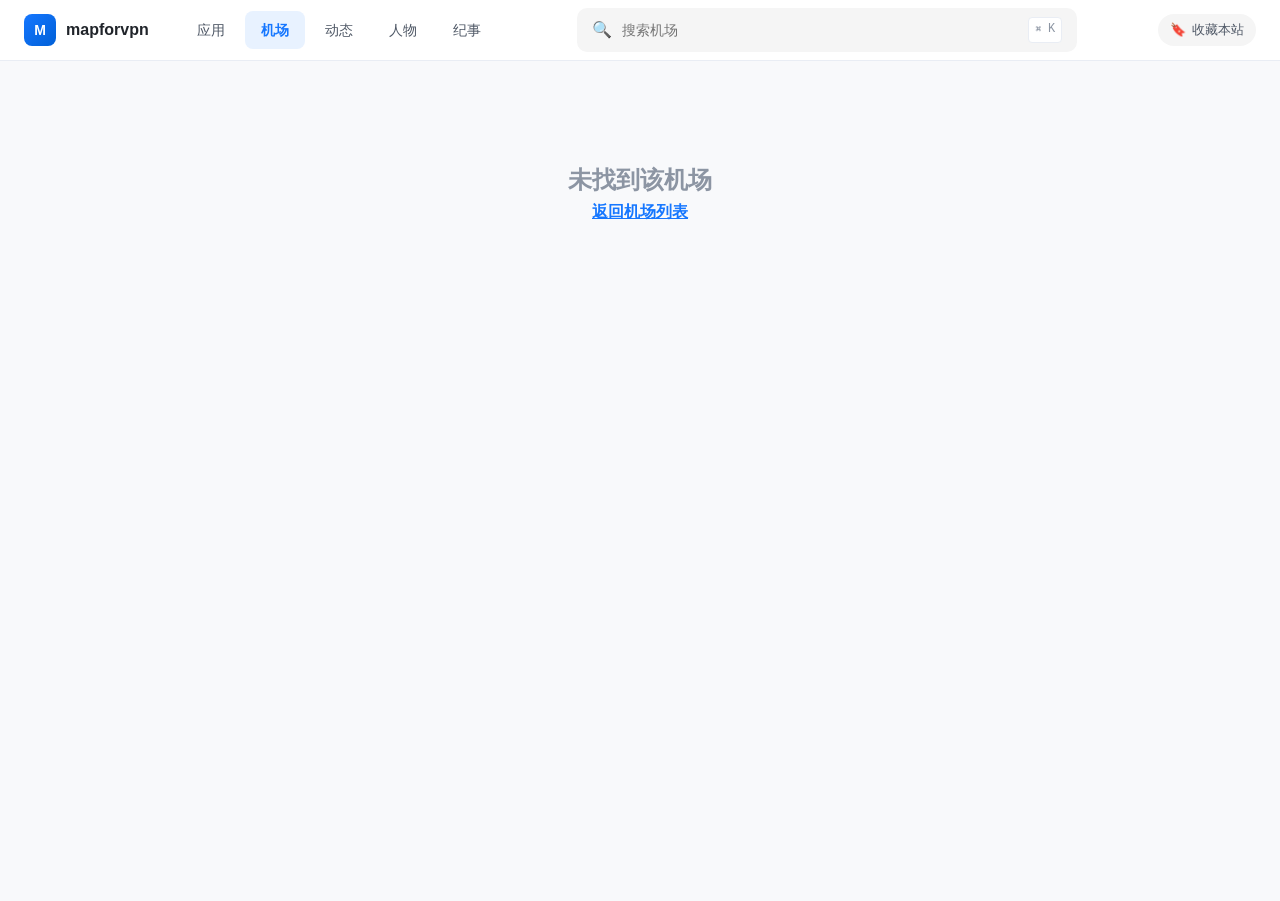
<file: airport-review.html>
<!DOCTYPE html>
<html lang="zh-CN">
<head>
<meta charset="UTF-8">
<meta name="viewport" content="width=device-width, initial-scale=1.0">
<title id="pageTitle">机场评测 · mapforvpn</title>
<link rel="stylesheet" href="style.css">
</head>
<body>
<header class="topbar">
  <div class="topbar-container">
    <div class="topbar-left">
      <a href="index.html" class="brand">
        <div class="brand-logo">M</div>
        <span class="brand-name">mapforvpn</span>
      </a>
      <nav class="nav-tabs">
        <a href="index.html" class="nav-tab">应用</a>
        <a href="airports.html" class="nav-tab active">机场</a>
        <a href="feed.html" class="nav-tab">动态</a>
        <a href="people.html" class="nav-tab">人物</a>
        <a href="wiki.html" class="nav-tab">纪事</a>
      </nav>
    </div>
    <div class="search-wrapper">
      <span class="search-icon">🔍</span>
      <input type="search" placeholder="搜索机场" />
      <kbd class="kbd">⌘ K</kbd>
    </div>
    <div class="topbar-right">
      <a href="javascript:void(0)" onclick="bookmarkSite()" class="user-badge">
        <span class="user-icon">🔖</span>
        <span class="user-name">收藏本站</span>
      </a>
    </div>
  </div>
</header>

<div class="review-page">
  <div class="review-container">

    <!-- 面包屑 -->
    <div class="breadcrumbs">
      <a href="airports.html">机场</a>
      <span>/</span>
      <span id="breadcrumbName">评测</span>
    </div>

    <div class="review-grid">
      <!-- 左侧主内容 -->
      <div class="review-main">

        <!-- 头部信息 -->
        <div class="review-hero">
          <div class="review-icon" id="reviewIcon"></div>
          <div class="review-hero-content">
            <div class="review-hero-top">
              <h1 id="airportName">机场名称</h1>
              <span class="review-tier" id="airportTier">高端</span>
            </div>
            <div class="review-rating" id="airportRating"></div>
            <p class="review-desc" id="airportDesc"></p>
            <div class="review-status" id="airportStatus"></div>
          </div>
        </div>

        <!-- 速度测试 -->
        <section class="review-section">
          <h2 class="review-section-title">⚡ 速度测试</h2>
          <div class="speed-grid">
            <div class="speed-item">
              <div class="speed-value" id="avgSpeed">-</div>
              <div class="speed-label">平均速度</div>
              <div class="speed-unit">Mbps</div>
            </div>
            <div class="speed-item">
              <div class="speed-value" id="avgLatency">-</div>
              <div class="speed-label">平均延迟</div>
              <div class="speed-unit">ms</div>
            </div>
            <div class="speed-item">
              <div class="speed-value" id="stability">-</div>
              <div class="speed-label">稳定性</div>
              <div class="speed-unit">%</div>
            </div>
            <div class="speed-item">
              <div class="speed-value" id="deviceCount">-</div>
              <div class="speed-label">同时设备</div>
              <div class="speed-unit">台</div>
            </div>
          </div>
        </section>

        <!-- 功能特性 -->
        <section class="review-section">
          <h2 class="review-section-title">🌐 功能特性</h2>
          <div class="features-list" id="featuresList"></div>
        </section>

        <!-- 新功能 -->
        <section class="review-section" id="newFeaturesSection" style="display:none">
          <h2 class="review-section-title">✨ 最新功能</h2>
          <div id="newFeaturesList"></div>
        </section>

        <!-- 支持协议 -->
        <section class="review-section">
          <h2 class="review-section-title">🔌 支持协议</h2>
          <div class="protocol-list" id="protocolList"></div>
        </section>

        <!-- 套餐价格 -->
        <section class="review-section">
          <h2 class="review-section-title">💰 套餐价格</h2>
          <div class="price-cards" id="priceCards"></div>
          <div class="traffic-info" id="trafficInfo"></div>
        </section>

        <!-- 优缺点 -->
        <section class="review-section">
          <h2 class="review-section-title">📊 综合评价</h2>
          <div class="pros-cons">
            <div class="pros">
              <h3>✅ 优点</h3>
              <ul id="prosList"></ul>
            </div>
            <div class="cons">
              <h3>⚠️ 注意</h3>
              <ul id="consList"></ul>
            </div>
          </div>
        </section>

      </div>

      <!-- 右侧边栏 -->
      <aside class="review-sidebar">

        <!-- 注册卡片 -->
        <div class="register-card" id="registerCard">
          <div class="register-price">
            <span class="register-currency">¥</span>
            <span class="register-num" id="registerPrice">-</span>
            <span class="register-period">/月起</span>
          </div>
          <div class="register-traffic" id="registerTraffic"></div>
          <a href="#" id="registerBtn" class="register-btn" target="_blank" rel="noopener">立即注册 →</a>
          <div class="register-promo" id="registerPromo"></div>
        </div>

        <!-- 标签 -->
        <div class="sidebar-section">
          <h3>标签</h3>
          <div class="tag-list" id="tagList"></div>
        </div>

        <!-- 温馨提示 -->
        <div class="sidebar-notice">
          <p>⚠️ 测速数据仅供参考，实际速度因地区和网络环境而异。请通过官方渠道注册，谨防钓鱼网站。</p>
        </div>

      </aside>
    </div>
  </div>
</div>

<script src="airports-data.js"></script>
<script>
// 获取 URL 参数
const id = new URLSearchParams(window.location.search).get('id');
const airport = AIRPORTS_DATA.find(a => a.id === id);

// 解锁服务映射
const UNLOCK_SERVICES = [
  { key: 'Netflix', icon: '🎬', label: 'Netflix' },
  { key: 'ChatGPT', icon: '🤖', label: 'ChatGPT' },
  { key: 'TikTok', icon: '🎵', label: 'TikTok' },
  { key: 'YouTube', icon: '▶️', label: 'YouTube' },
  { key: 'Disney', icon: '🏰', label: 'Disney+' },
  { key: 'Spotify', icon: '🎧', label: 'Spotify' },
  { key: 'OpenAI', icon: '🧠', label: 'OpenAI' },
  { key: 'Google', icon: '🔍', label: 'Google' },
];

function renderStars(rating) {
  const full = Math.floor(rating);
  const half = rating % 1 >= 0.5 ? 1 : 0;
  let html = '';
  for (let i = 0; i < full; i++) html += '<span class="star star-full">★</span>';
  if (half) html += '<span class="star star-half">★</span>';
  for (let i = full + half; i < 5; i++) html += '<span class="star star-empty">★</span>';
  return html + `<span class="rating-num">${rating}</span>`;
}

function getSpeedLevel(speed) {
  if (speed >= 800) return { label: '极速', color: '#15965b' };
  if (speed >= 500) return { label: '高速', color: '#1677ff' };
  if (speed >= 200) return { label: '正常', color: '#f59e0b' };
  return { label: '偏慢', color: '#ef4444' };
}

function getLatencyLevel(latency) {
  if (latency <= 10) return { label: '极低', color: '#15965b' };
  if (latency <= 50) return { label: '低延迟', color: '#1677ff' };
  if (latency <= 100) return { label: '正常', color: '#f59e0b' };
  return { label: '偏高', color: '#ef4444' };
}

function getTierClass(tier) {
  return { '高端': 'tier-high', '中端': 'tier-mid', '入门': 'tier-low' }[tier] || 'tier-low';
}

if (!airport) {
  document.querySelector('.review-page').innerHTML = `
    <div style="text-align:center;padding:100px 20px;">
      <h2 style="color:var(--muted)">未找到该机场</h2>
      <a href="airports.html" style="color:var(--blue);font-weight:600">返回机场列表</a>
    </div>`;
} else {
  // 页面标题
  document.getElementById('pageTitle').textContent = `${airport.name} 评测 · mapforvpn`;
  document.getElementById('breadcrumbName').textContent = airport.name;

  // 头部
  document.getElementById('reviewIcon').textContent = airport.icon;
  document.getElementById('airportName').textContent = airport.name;
  const tierEl = document.getElementById('airportTier');
  tierEl.textContent = airport.tier;
  tierEl.className = `review-tier ${getTierClass(airport.tier)}`;
  document.getElementById('airportRating').innerHTML = renderStars(airport.rating);
  document.getElementById('airportDesc').textContent = airport.description;
  document.getElementById('airportStatus').innerHTML =
    `<span class="status-badge ${airport.status === '正常运营' ? 'status-ok' : 'status-warn'}">● ${airport.status}</span>`;

  // 速度测试
  const speedLevel = getSpeedLevel(airport.avgSpeed);
  const latencyLevel = getLatencyLevel(airport.avgLatency);
  document.getElementById('avgSpeed').innerHTML =
    `<span style="color:${speedLevel.color}">${airport.avgSpeed}</span><small> ${speedLevel.label}</small>`;
  document.getElementById('avgLatency').innerHTML =
    `<span style="color:${latencyLevel.color}">${airport.avgLatency}</span><small> ${latencyLevel.label}</small>`;
  document.getElementById('stability').innerHTML =
    `<span style="color:${airport.stability >= 99 ? '#15965b' : airport.stability >= 97 ? '#1677ff' : '#f59e0b'}">${airport.stability}</span>`;
  document.getElementById('deviceCount').textContent = airport.devices || '-';

  // 功能特性
  document.getElementById('featuresList').innerHTML = (airport.features || []).map(f =>
    `<span class="feature-tag">${f}</span>`
  ).join('');

  // 新功能
  if (airport.newFeatures && airport.newFeatures.length > 0) {
    document.getElementById('newFeaturesSection').style.display = '';
    document.getElementById('newFeaturesList').innerHTML = airport.newFeatures.map(nf => `
      <div class="new-feature-item">
        <div class="new-feature-title">🆕 ${nf.title}</div>
        <div class="new-feature-desc">${nf.desc}</div>
        ${nf.steps ? `<ol class="new-feature-steps">${nf.steps.map((s, i) => `<li><span class="step-num">${i+1}</span>${s}</li>`).join('')}</ol>` : ''}
      </div>
    `).join('');
  }

  // 协议
  document.getElementById('protocolList').innerHTML = (airport.protocols || []).map(p =>
    `<span class="protocol-tag">${p}</span>`
  ).join('');

  // 套餐价格
  const prices = airport.price || {};
  document.getElementById('priceCards').innerHTML = [
    { label: '月付', value: prices.monthly, unit: '元/月' },
    { label: '季付', value: prices.quarterly, unit: '元/季' },
    { label: '年付', value: prices.yearly, unit: '元/年' },
  ].filter(p => p.value).map(p =>
    `<div class="price-card">
      <div class="price-card-label">${p.label}</div>
      <div class="price-card-value">¥${p.value}</div>
      <div class="price-card-unit">${p.unit}</div>
    </div>`
  ).join('');
  document.getElementById('trafficInfo').textContent = `流量：${airport.traffic || '-'}`;

  // 优缺点（根据数据自动生成）
  const pros = [...(airport.features || [])];
  if (airport.stability >= 99) pros.push('稳定性极高（' + airport.stability + '%）');
  if (airport.avgLatency <= 15) pros.push('超低延迟（' + airport.avgLatency + 'ms）');
  if (airport.avgSpeed >= 800) pros.push('顶级速度（' + airport.avgSpeed + 'Mbps）');
  const cons = [];
  if ((airport.price || {}).monthly > 20) cons.push('价格偏高，适合对品质有要求的用户');
  if (airport.status !== '正常运营') cons.push('当前状态：' + airport.status);
  cons.push('节点质量因地区而异，建议先试用');
  cons.push('请通过官方渠道注册，谨防山寨网站');

  document.getElementById('prosList').innerHTML = pros.map(p => `<li>${p}</li>`).join('');
  document.getElementById('consList').innerHTML = cons.map(c => `<li>${c}</li>`).join('');

  // 注册按钮
  document.getElementById('registerPrice').textContent = (airport.price || {}).monthly || '-';
  document.getElementById('registerTraffic').textContent = airport.traffic || '';
  const btn = document.getElementById('registerBtn');
  btn.href = airport.affUrl || '#';
  if (airport.promoCode) {
    document.getElementById('registerPromo').innerHTML =
      `<span class="promo-code">优惠码：<strong>${airport.promoCode}</strong></span>`;
  }

  // 标签
  document.getElementById('tagList').innerHTML = (airport.tags || []).map(t =>
    `<span class="airport-tag-item">${t}</span>`
  ).join('');
}

function bookmarkSite() {
  var url = window.location.href;
  var title = document.title;
  if (window.sidebar && window.sidebar.addPanel) {
    window.sidebar.addPanel(title, url, '');
  } else if (window.external && ('AddFavorite' in window.external)) {
    window.external.AddFavorite(url, title);
  } else {
    alert('请按 ' + (navigator.userAgent.toLowerCase().indexOf('mac') !== -1 ? 'Command/Cmd' : 'Ctrl') + '+D 收藏本站');
  }
}
</script>

<style>
.review-page {
  background: #f8f9fb;
  min-height: calc(100vh - 60px);
}

.review-container {
  max-width: 1100px;
  margin: 0 auto;
  padding: 28px 24px 60px;
}

.breadcrumbs {
  display: flex;
  align-items: center;
  gap: 8px;
  margin-bottom: 24px;
  font-size: 14px;
  color: var(--muted);
}

.breadcrumbs a {
  color: var(--blue);
  text-decoration: none;
}

.review-grid {
  display: grid;
  grid-template-columns: 1fr 280px;
  gap: 24px;
}

/* 头部 */
.review-hero {
  display: flex;
  gap: 20px;
  padding: 24px;
  background: white;
  border: 1px solid var(--line);
  border-radius: 12px;
  margin-bottom: 20px;
  align-items: flex-start;
}

.review-icon {
  width: 72px;
  height: 72px;
  border-radius: 16px;
  background: linear-gradient(135deg, var(--blue-soft), #e3f2fd);
  display: grid;
  place-items: center;
  font-size: 28px;
  font-weight: 800;
  color: var(--blue);
  flex-shrink: 0;
}

.review-hero-content {
  flex: 1;
  min-width: 0;
}

.review-hero-top {
  display: flex;
  align-items: center;
  gap: 10px;
  margin-bottom: 8px;
  flex-wrap: wrap;
}

.review-hero-top h1 {
  font-size: 24px;
  font-weight: 700;
  color: var(--ink);
}

.review-tier {
  padding: 3px 10px;
  border-radius: 6px;
  font-size: 12px;
  font-weight: 700;
}

.tier-high { background: linear-gradient(135deg, #fff3d6, #ffe9b3); color: #8a5a00; }
.tier-mid  { background: var(--blue-soft); color: var(--blue); }
.tier-low  { background: #e8f5e9; color: #2e7d32; }

.review-rating {
  display: flex;
  align-items: center;
  gap: 4px;
  margin-bottom: 8px;
}

.star { font-size: 18px; }
.star-full  { color: #f59e0b; }
.star-half  { color: #f59e0b; opacity: 0.6; }
.star-empty { color: #ddd; }
.rating-num { font-size: 14px; font-weight: 700; color: var(--ink); margin-left: 6px; }

.review-desc {
  font-size: 14px;
  color: var(--text);
  line-height: 1.6;
  margin-bottom: 10px;
}

.status-badge {
  font-size: 12px;
  font-weight: 600;
  padding: 3px 10px;
  border-radius: 12px;
}

.status-ok   { background: #e8f5e9; color: #2e7d32; }
.status-warn { background: #fff3e0; color: #e65100; }

/* 分区 */
.review-section {
  padding: 22px;
  background: white;
  border: 1px solid var(--line);
  border-radius: 12px;
  margin-bottom: 16px;
}

.review-section-title {
  font-size: 16px;
  font-weight: 700;
  color: var(--ink);
  margin-bottom: 16px;
}

/* 速度 */
.speed-grid {
  display: grid;
  grid-template-columns: repeat(4, 1fr);
  gap: 12px;
}

.speed-item {
  text-align: center;
  padding: 16px 8px;
  background: #f8f9fb;
  border-radius: 10px;
}

.speed-value {
  font-size: 26px;
  font-weight: 800;
  color: var(--ink);
  line-height: 1;
  margin-bottom: 4px;
}

.speed-value small {
  font-size: 11px;
  font-weight: 600;
  display: block;
  margin-top: 4px;
}

.speed-label {
  font-size: 12px;
  color: var(--muted);
  font-weight: 500;
  margin-bottom: 2px;
}

.speed-unit {
  font-size: 11px;
  color: var(--muted);
}

/* 解锁 */
.unlock-grid {
  display: grid;
  grid-template-columns: repeat(auto-fill, minmax(130px, 1fr));
  gap: 10px;
}

.unlock-item {
  display: flex;
  align-items: center;
  gap: 8px;
  padding: 10px 12px;
  border-radius: 8px;
  font-size: 13px;
  font-weight: 500;
}

.unlock-yes { background: #e8f5e9; color: #1b5e20; }
.unlock-no  { background: #f5f5f5; color: var(--muted); }

.unlock-icon { font-size: 16px; }
.unlock-label { flex: 1; }
.unlock-status { font-size: 14px; }

/* 功能特性 */
.features-list {
  display: flex;
  flex-wrap: wrap;
  gap: 10px;
}

.feature-tag {
  padding: 8px 16px;
  border-radius: 20px;
  background: var(--blue-soft);
  color: var(--blue);
  font-size: 13px;
  font-weight: 600;
}

/* 新功能 */
.new-feature-item {
  padding: 16px;
  background: linear-gradient(135deg, #f0fff4, #e8f5e9);
  border: 1px solid #a5d6a7;
  border-radius: 10px;
  margin-bottom: 12px;
}

.new-feature-title {
  font-size: 15px;
  font-weight: 700;
  color: #1b5e20;
  margin-bottom: 8px;
}

.new-feature-desc {
  font-size: 13px;
  color: var(--text);
  line-height: 1.6;
  margin-bottom: 12px;
}

.new-feature-steps {
  list-style: none;
  padding: 0;
  margin: 0;
  display: flex;
  flex-direction: column;
  gap: 6px;
}

.new-feature-steps li {
  display: flex;
  align-items: center;
  gap: 10px;
  font-size: 13px;
  color: var(--text);
}

.step-num {
  width: 22px;
  height: 22px;
  border-radius: 50%;
  background: #15965b;
  color: white;
  font-size: 11px;
  font-weight: 800;
  display: grid;
  place-items: center;
  flex-shrink: 0;
}

/* 协议 */
.protocol-list {
  display: flex;
  flex-wrap: wrap;
  gap: 8px;
}

.protocol-tag {
  padding: 6px 14px;
  border-radius: 20px;
  background: var(--blue-soft);
  color: var(--blue);
  font-size: 13px;
  font-weight: 600;
}

/* 价格 */
.price-cards {
  display: grid;
  grid-template-columns: repeat(3, 1fr);
  gap: 12px;
  margin-bottom: 10px;
}

.price-card {
  text-align: center;
  padding: 16px;
  background: #f8f9fb;
  border-radius: 10px;
  border: 1px solid var(--line);
}

.price-card-label {
  font-size: 12px;
  color: var(--muted);
  margin-bottom: 6px;
}

.price-card-value {
  font-size: 22px;
  font-weight: 800;
  color: var(--blue);
  margin-bottom: 4px;
}

.price-card-unit {
  font-size: 11px;
  color: var(--muted);
}

.traffic-info {
  font-size: 13px;
  color: var(--text);
  padding: 10px 14px;
  background: #f8f9fb;
  border-radius: 8px;
}

/* 优缺点 */
.pros-cons {
  display: grid;
  grid-template-columns: 1fr 1fr;
  gap: 16px;
}

.pros, .cons {
  padding: 16px;
  border-radius: 10px;
}

.pros { background: #e8f5e9; }
.cons { background: #fff8e1; }

.pros h3 { font-size: 14px; font-weight: 700; color: #2e7d32; margin-bottom: 10px; }
.cons h3 { font-size: 14px; font-weight: 700; color: #e65100; margin-bottom: 10px; }

.pros ul, .cons ul {
  list-style: none;
  padding: 0;
  margin: 0;
  display: flex;
  flex-direction: column;
  gap: 6px;
}

.pros li, .cons li {
  font-size: 12.5px;
  line-height: 1.5;
  color: var(--text);
  padding-left: 12px;
  position: relative;
}

.pros li::before { content: '•'; position: absolute; left: 0; color: #2e7d32; }
.cons li::before { content: '•'; position: absolute; left: 0; color: #e65100; }

/* 右侧边栏 */
.review-sidebar {
  display: flex;
  flex-direction: column;
  gap: 16px;
}

.register-card {
  padding: 24px;
  background: white;
  border: 1px solid var(--line);
  border-radius: 12px;
  text-align: center;
}

.register-price {
  display: flex;
  align-items: baseline;
  justify-content: center;
  gap: 4px;
  margin-bottom: 6px;
}

.register-currency { font-size: 16px; color: var(--blue); font-weight: 700; }
.register-num { font-size: 40px; font-weight: 900; color: var(--blue); line-height: 1; }
.register-period { font-size: 13px; color: var(--muted); }

.register-traffic {
  font-size: 13px;
  color: var(--muted);
  margin-bottom: 16px;
}

.register-btn {
  display: block;
  padding: 12px;
  background: var(--blue);
  color: white;
  border-radius: 10px;
  font-size: 15px;
  font-weight: 700;
  text-decoration: none;
  transition: all 0.2s;
  margin-bottom: 10px;
}

.register-btn:hover {
  background: #0060d7;
  transform: translateY(-1px);
  box-shadow: 0 4px 12px rgba(22,119,255,0.3);
}

.promo-code {
  display: inline-block;
  padding: 4px 10px;
  background: #fff3cd;
  border-radius: 6px;
  font-size: 12px;
  color: #856404;
}

.promo-code strong { font-weight: 800; }

.sidebar-section {
  padding: 16px;
  background: white;
  border: 1px solid var(--line);
  border-radius: 12px;
}

.sidebar-section h3 {
  font-size: 14px;
  font-weight: 600;
  color: var(--ink);
  margin-bottom: 10px;
}

.tag-list {
  display: flex;
  flex-wrap: wrap;
  gap: 6px;
}

.airport-tag-item {
  padding: 4px 10px;
  border-radius: 12px;
  background: #f5f5f5;
  color: var(--text);
  font-size: 12px;
  font-weight: 500;
}

@media (max-width: 960px) {
  .review-grid { grid-template-columns: 1fr; }
  .review-sidebar { order: -1; }
  .speed-grid { grid-template-columns: repeat(2, 1fr); }
  .pros-cons { grid-template-columns: 1fr; }
  .price-cards { grid-template-columns: repeat(3, 1fr); }
}

@media (max-width: 640px) {
  .unlock-grid { grid-template-columns: repeat(2, 1fr); }
  .price-cards { grid-template-columns: 1fr; }
  .speed-grid { grid-template-columns: repeat(2, 1fr); }
}
</style>
</body>
</html>
</file>
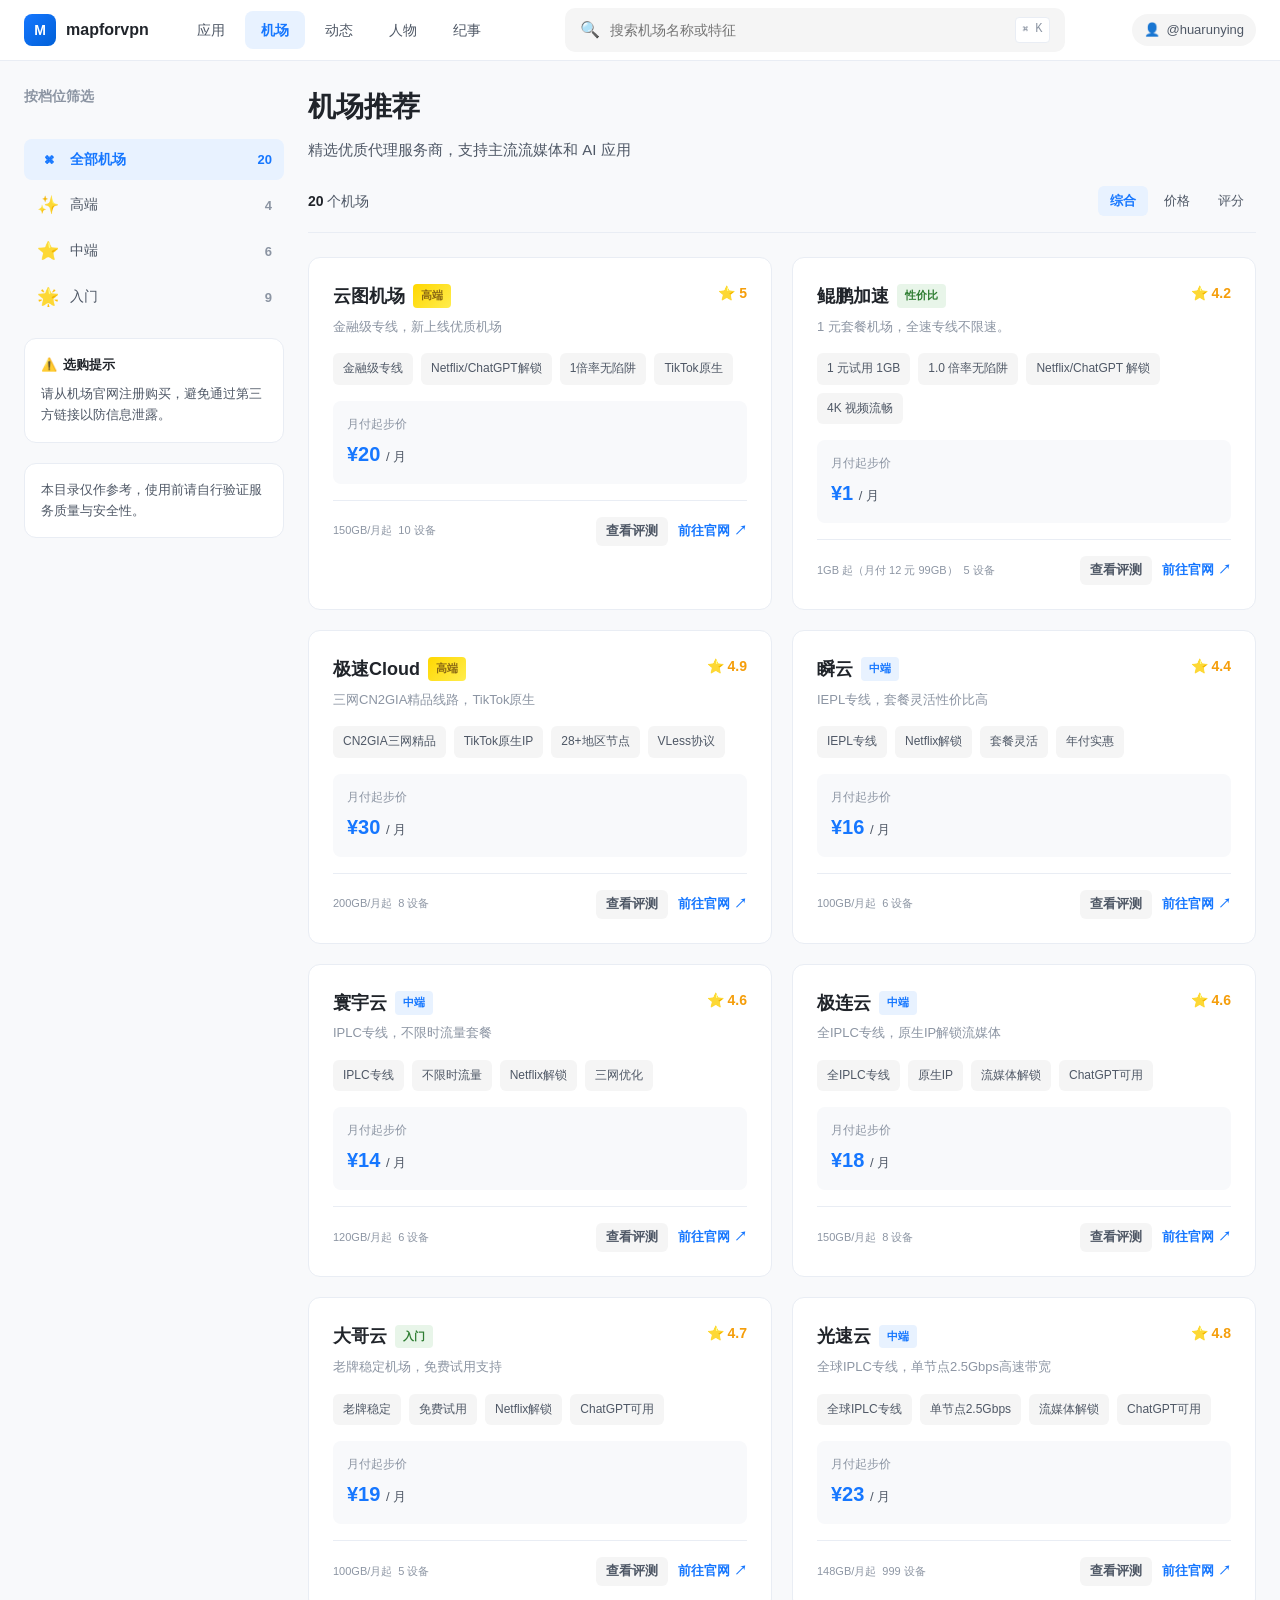
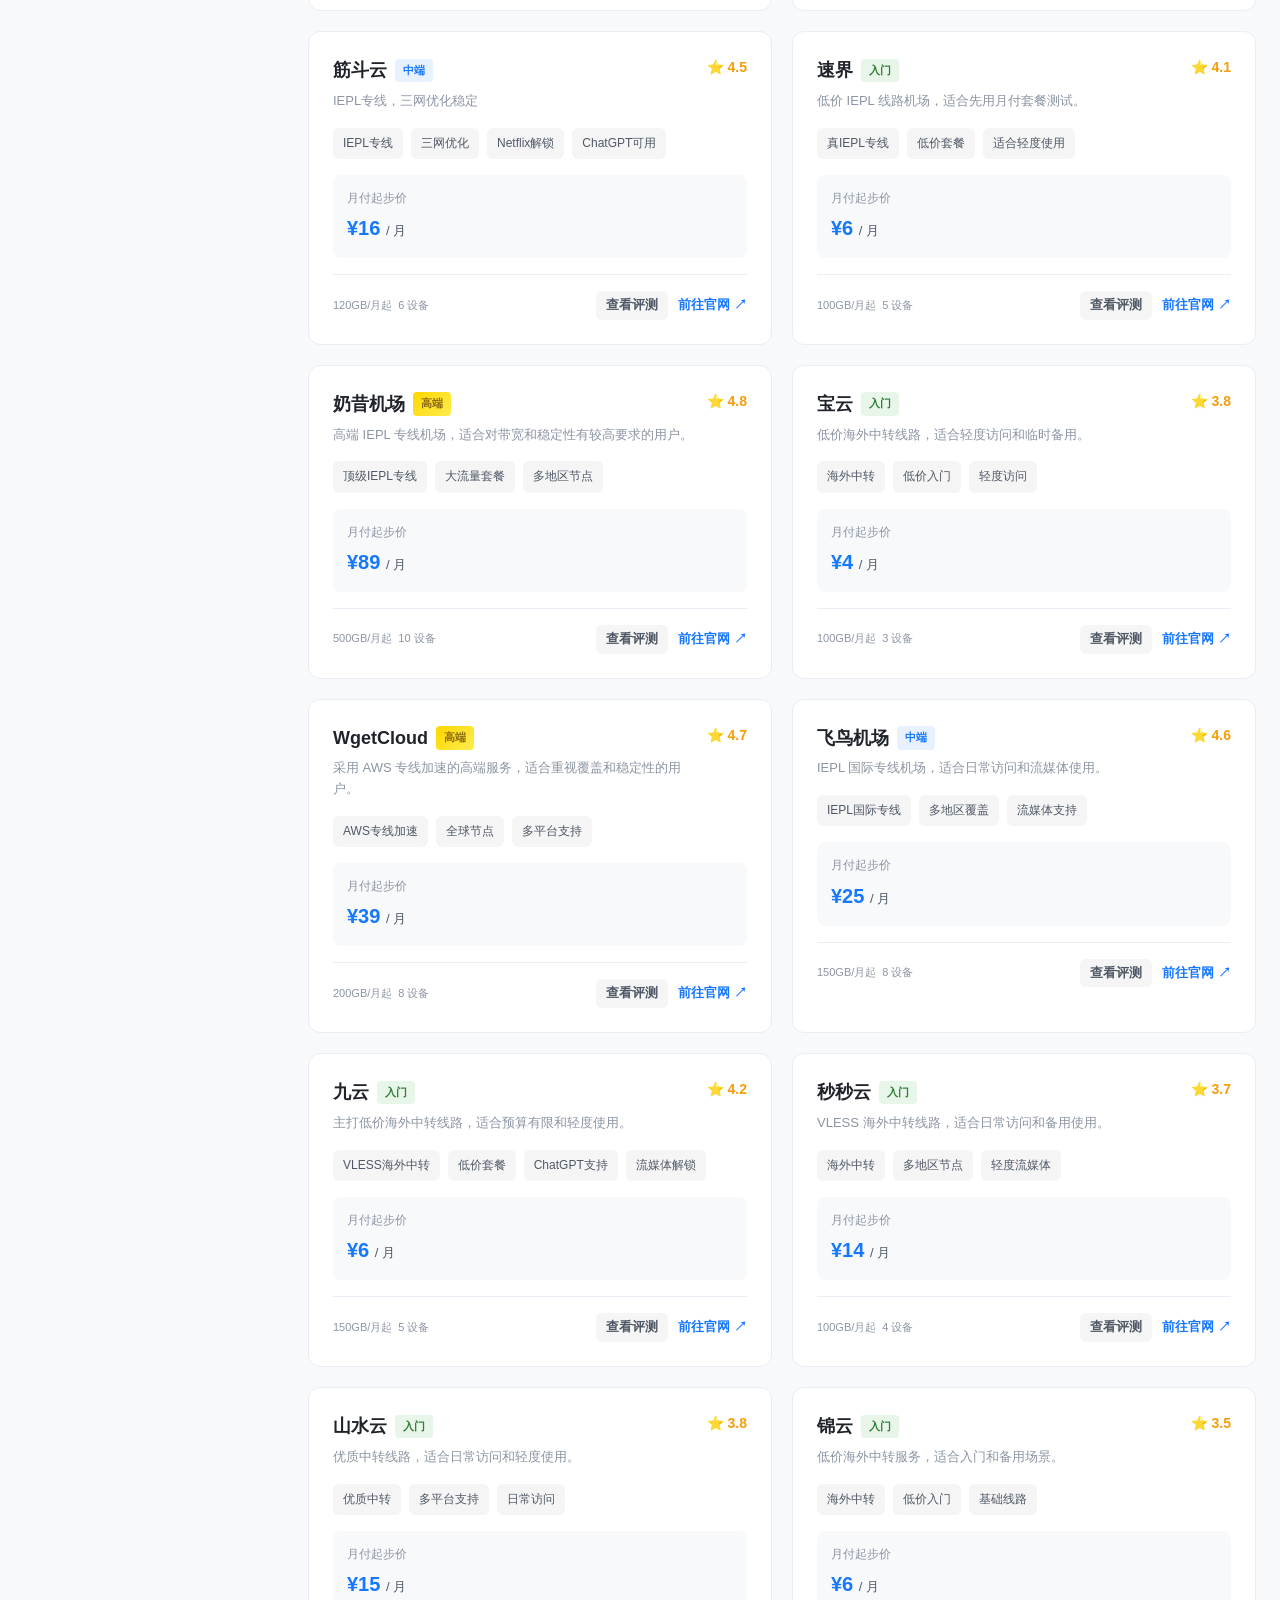
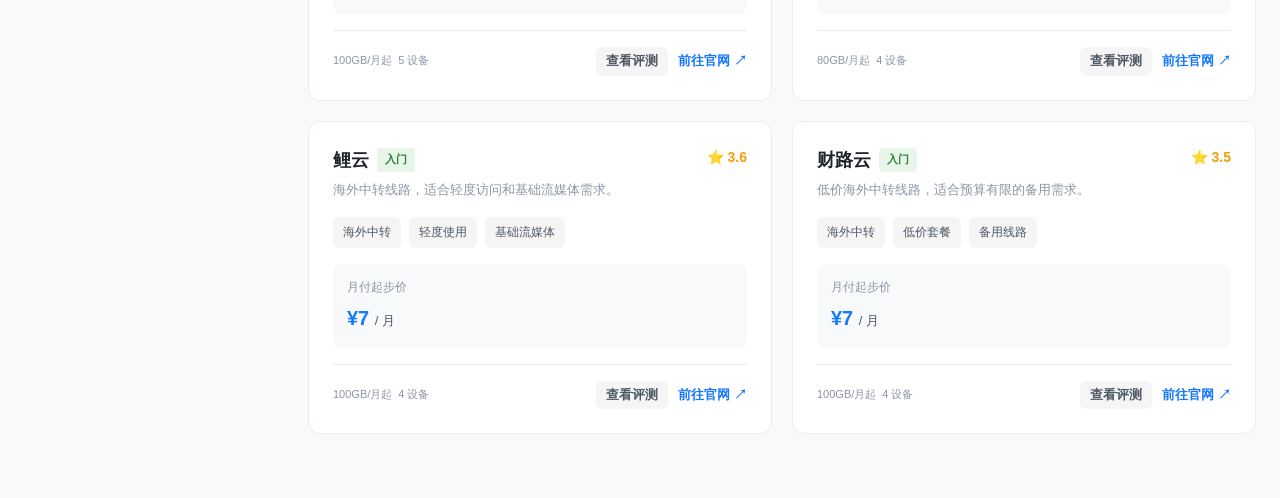
<file: airports.html>
<!DOCTYPE html>
<html lang="zh-CN">
<head>
<meta charset="UTF-8">
<meta name="viewport" content="width=device-width, initial-scale=1.0">
<title>机场推荐 · mapforvpn</title>
<meta name="description" content="精选优质机场服务商推荐，支持 Netflix、ChatGPT 等应用">
<link rel="stylesheet" href="style.css">
</head>
<body>
<!-- 顶部导航 -->
<header class="topbar">
  <div class="topbar-container">
    <div class="topbar-left">
      <a href="index.html" class="brand">
        <div class="brand-logo">M</div>
        <span class="brand-name">mapforvpn</span>
      </a>
      <nav class="nav-tabs">
        <a href="index.html" class="nav-tab">应用</a>
        <a href="airports.html" class="nav-tab active">机场</a>
        <a href="feed.html" class="nav-tab">动态</a>
        <a href="people.html" class="nav-tab">人物</a>
        <a href="wiki.html" class="nav-tab">纪事</a>
      </nav>
    </div>

    <div class="search-wrapper">
      <span class="search-icon">🔍</span>
      <input type="search" id="searchInput" placeholder="搜索机场名称或特征" />
      <kbd class="kbd">⌘ K</kbd>
    </div>

    <div class="topbar-right">
      <a href="#" class="user-badge">
        <span class="user-icon">👤</span>
        <span class="user-name">@huarunying</span>
      </a>
    </div>
  </div>
</header>

<!-- 主容器 -->
<div class="layout">
  <!-- 左侧边栏 -->
  <aside class="sidebar">
    <div class="sidebar-header">
      <h3>按档位筛选</h3>
    </div>

    <div class="platform-list" id="tierMenu">
      <button class="platform-item active" data-tier="all">
        <span class="platform-icon">⌘</span>
        <span class="platform-name">全部机场</span>
        <span class="platform-count" id="totalCount">21</span>
      </button>

      <button class="platform-item" data-tier="高端">
        <span class="platform-icon">✨</span>
        <span class="platform-name">高端</span>
        <span class="platform-count">8</span>
      </button>

      <button class="platform-item" data-tier="中端">
        <span class="platform-icon">⭐</span>
        <span class="platform-name">中端</span>
        <span class="platform-count">7</span>
      </button>

      <button class="platform-item" data-tier="入门">
        <span class="platform-icon">🌟</span>
        <span class="platform-name">入门</span>
        <span class="platform-count">6</span>
      </button>
    </div>

    <div class="sidebar-promo">
      <div class="promo-header">
        <span>⚠️</span>
        <span>选购提示</span>
      </div>
      <p>请从机场官网注册购买，避免通过第三方链接以防信息泄露。</p>
    </div>

    <div class="sidebar-notice">
      <p>本目录仅作参考，使用前请自行验证服务质量与安全性。</p>
    </div>
  </aside>

  <!-- 主内容区 -->
  <main class="content">
    <div class="content-header">
      <h1 class="page-title">机场推荐</h1>
      <p class="page-subtitle">精选优质代理服务商，支持主流流媒体和 AI 应用</p>
    </div>

    <!-- 结果栏 -->
    <div class="results-bar">
      <div class="results-count"><strong id="resultCount">20</strong> 个机场</div>
      <div class="sort-tabs">
        <button class="sort-tab active" data-sort="default">综合</button>
        <button class="sort-tab" data-sort="price">价格</button>
        <button class="sort-tab" data-sort="rating">评分</button>
      </div>
    </div>

    <!-- 机场网格 -->
    <div class="airports-grid" id="airportsGrid">
      <!-- 机场卡片将通过 JavaScript 动态生成 -->
    </div>
  </main>
</div>

<script src="airports-data.js"></script>
<script src="airports.js"></script>

<style>
.page-subtitle {
  font-size: 15px;
  color: var(--text);
  margin-top: 8px;
}

.airports-grid {
  display: grid;
  grid-template-columns: repeat(auto-fill, minmax(340px, 1fr));
  gap: 20px;
  padding-bottom: 40px;
}

.airport-card {
  display: block;
  padding: 24px;
  background: white;
  border: 1px solid var(--line);
  border-radius: 12px;
  text-decoration: none;
  color: inherit;
  transition: all 0.2s;
}

.airport-card:hover {
  border-color: var(--blue-line);
  box-shadow: 0 4px 12px rgba(0, 0, 0, 0.08);
  transform: translateY(-2px);
}

.airport-header {
  display: flex;
  align-items: flex-start;
  justify-content: space-between;
  margin-bottom: 16px;
}

.airport-info {
  flex: 1;
  min-width: 0;
}

.airport-name {
  font-size: 18px;
  font-weight: 600;
  color: var(--ink);
  margin-bottom: 6px;
  display: flex;
  align-items: center;
  gap: 8px;
}

.airport-tier {
  padding: 3px 8px;
  border-radius: 4px;
  font-size: 11px;
  font-weight: 600;
}

.tier-高端 {
  background: linear-gradient(135deg, #ffd700, #ffed4e);
  color: #8b6914;
}

.tier-中端 {
  background: var(--blue-soft);
  color: var(--blue);
}

.tier-入门 {
  background: #e8f5e9;
  color: #2e7d32;
}

.tier-性价比 {
  background: #e8f5e9;
  color: #2e7d32;
}

.airport-slogan {
  font-size: 13px;
  color: var(--muted);
}

.airport-rating {
  display: flex;
  align-items: center;
  gap: 4px;
  font-size: 14px;
  color: #f59e0b;
  font-weight: 600;
}

.airport-features {
  display: flex;
  flex-wrap: wrap;
  gap: 8px;
  margin-bottom: 16px;
}

.airport-feature {
  padding: 6px 10px;
  border-radius: 6px;
  background: #f5f5f5;
  color: var(--text);
  font-size: 12px;
  font-weight: 500;
}

.airport-price {
  padding: 14px;
  background: #f8f9fb;
  border-radius: 8px;
  margin-bottom: 16px;
}

.price-label {
  font-size: 12px;
  color: var(--muted);
  margin-bottom: 4px;
}

.price-value {
  font-size: 20px;
  font-weight: 700;
  color: var(--blue);
}

.price-value small {
  font-size: 13px;
  font-weight: 500;
  color: var(--text);
}

.airport-footer {
  display: flex;
  align-items: center;
  justify-content: space-between;
  padding-top: 16px;
  border-top: 1px solid var(--line);
}

.airport-tags {
  display: flex;
  flex-wrap: wrap;
  gap: 6px;
  flex: 1;
}

.airport-tag {
  font-size: 11px;
  color: var(--muted);
}

.airport-actions {
  display: flex;
  align-items: center;
  gap: 10px;
}

.airport-link-review {
  font-size: 13px;
  color: var(--text);
  font-weight: 600;
  white-space: nowrap;
  text-decoration: none;
  padding: 4px 10px;
  border-radius: 6px;
  background: #f5f5f5;
}

.airport-link-review:hover {
  background: var(--blue-soft);
  color: var(--blue);
}

.airport-link {
  font-size: 13px;
  color: var(--blue);
  font-weight: 600;
  white-space: nowrap;
  text-decoration: none;
}
</style>
</body>
</html>
</file>
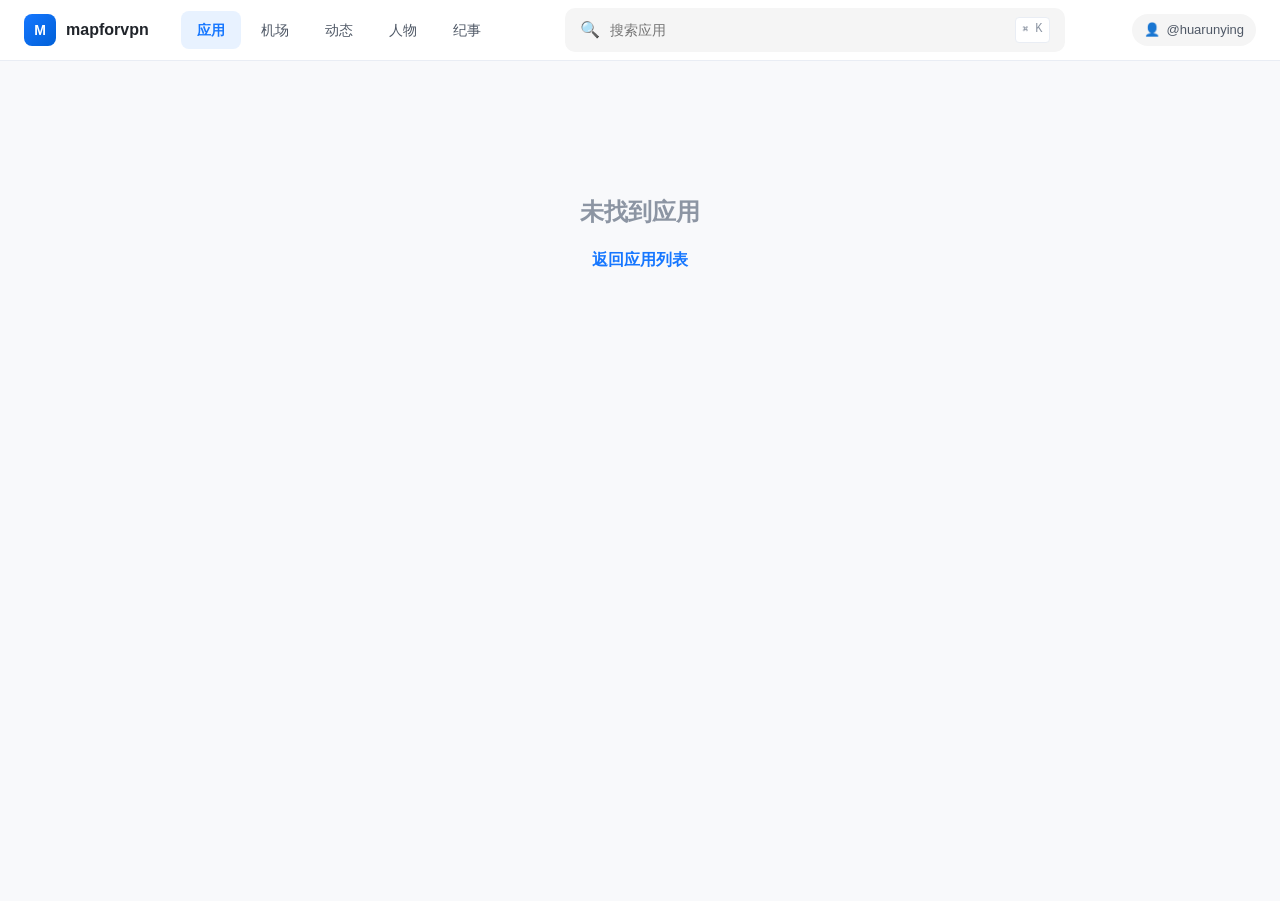
<file: app-detail.html>
<!DOCTYPE html>
<html lang="zh-CN">
<head>
<meta charset="UTF-8">
<meta name="viewport" content="width=device-width, initial-scale=1.0">
<title id="pageTitle">应用详情 · mapforvpn</title>
<meta name="description" content="应用详细信息 - mapforvpn翻墙应用商店">
<link rel="stylesheet" href="style.css">
</head>
<body>
<!-- 顶部导航 -->
<header class="topbar">
  <div class="topbar-container">
    <div class="topbar-left">
      <a href="index.html" class="brand">
        <div class="brand-logo">M</div>
        <span class="brand-name">mapforvpn</span>
      </a>
      <nav class="nav-tabs">
        <a href="index.html" class="nav-tab active">应用</a>
        <a href="airports.html" class="nav-tab">机场</a>
        <a href="feed.html" class="nav-tab">动态</a>
        <a href="people.html" class="nav-tab">人物</a>
        <a href="wiki.html" class="nav-tab">纪事</a>
      </nav>
    </div>

    <div class="search-wrapper">
      <span class="search-icon">🔍</span>
      <input type="search" placeholder="搜索应用" />
      <kbd class="kbd">⌘ K</kbd>
    </div>

    <div class="topbar-right">
      <a href="#" class="user-badge">
        <span class="user-icon">👤</span>
        <span class="user-name">@huarunying</span>
      </a>
    </div>
  </div>
</header>

<!-- 主内容 -->
<div class="detail-page">
  <div class="detail-container">
    <!-- 面包屑导航 -->
    <div class="breadcrumbs">
      <a href="index.html">应用</a>
      <span>/</span>
      <span id="breadcrumbName">应用详情</span>
    </div>

    <!-- 应用头部 -->
    <div class="app-hero">
      <div class="hero-icon" id="heroIcon">
        <!-- Logo 或图标将在这里显示 -->
      </div>

      <div class="hero-content">
        <h1 id="appName">应用名称</h1>
        <div class="hero-subtitle" id="appDeveloper">开发者</div>
        <div class="hero-description" id="appDescription">应用描述</div>

        <div class="download-section">
          <a href="#" id="downloadBtn" class="download-btn" target="_blank">
            <span>📥</span>
            <span>立即下载</span>
          </a>
          <div class="hero-meta">
            <span class="meta-item" id="appPrice">免费</span>
            <span class="meta-item" id="appStatus">开源</span>
          </div>
        </div>

        <div class="platform-badges" id="platformBadges">
          <!-- 平台标签将在这里显示 -->
        </div>
      </div>
    </div>

    <!-- 详细信息 -->
    <div class="detail-grid">
      <!-- 左侧主内容 -->
      <div class="detail-main">
        <section class="detail-section">
          <h2 class="section-title">核心信息</h2>
          <div class="info-grid">
            <div class="info-item">
              <div class="info-label">内核</div>
              <div class="info-value" id="appCore">-</div>
            </div>
            <div class="info-item">
              <div class="info-label">代码状态</div>
              <div class="info-value" id="appCodeStatus">-</div>
            </div>
            <div class="info-item">
              <div class="info-label">价格</div>
              <div class="info-value" id="appPriceInfo">-</div>
            </div>
            <div class="info-item">
              <div class="info-label">支持平台</div>
              <div class="info-value" id="appPlatforms">-</div>
            </div>
          </div>
        </section>

        <section class="detail-section">
          <h2 class="section-title">功能特性</h2>
          <div class="tags-list" id="appTags">
            <!-- 功能标签将在这里显示 -->
          </div>
        </section>

        <section class="detail-section" id="guideSection">
          <h2 class="section-title">📖 使用指南</h2>
          <div class="guide-content">
            <div class="guide-item">
              <h3 class="guide-subtitle">快速开始</h3>
              <p id="guideQuickStart" class="guide-text">-</p>
            </div>
            <div class="guide-item" id="guideFeaturesSection">
              <h3 class="guide-subtitle">主要特性</h3>
              <ul id="guideFeatures" class="guide-list"></ul>
            </div>
            <div class="guide-item" id="guideTipsSection">
              <h3 class="guide-subtitle">使用技巧</h3>
              <ul id="guideTips" class="guide-list"></ul>
            </div>
          </div>
        </section>

        <section class="detail-section" id="linksSection">
          <h2 class="section-title">相关链接</h2>
          <div class="links-list" id="appLinks">
            <!-- 链接列表将在这里显示 -->
          </div>
        </section>
      </div>

      <!-- 右侧边栏 -->
      <aside class="detail-sidebar">
        <div class="sidebar-card">
          <h3>下载提示</h3>
          <ul>
            <li>请从官方渠道下载应用</li>
            <li>首次使用前请阅读使用说明</li>
            <li>确保设备系统版本兼容</li>
            <li>注意保护个人隐私信息</li>
          </ul>
        </div>

        <div class="sidebar-card">
          <h3>快速开始</h3>
          <ol>
            <li>下载并安装应用</li>
            <li>导入订阅链接或配置文件</li>
            <li>选择节点并连接</li>
            <li>开始使用</li>
          </ol>
        </div>
      </aside>
    </div>
  </div>
</div>

<script src="apps-data.js"></script>
<script src="app-detail.js"></script>

<style>
.detail-page {
  background: #f8f9fb;
  min-height: calc(100vh - 60px);
}

.detail-container {
  max-width: 1200px;
  margin: 0 auto;
  padding: 32px 24px 60px;
}

.breadcrumbs {
  display: flex;
  align-items: center;
  gap: 8px;
  margin-bottom: 32px;
  color: var(--muted);
  font-size: 14px;
}

.breadcrumbs a {
  color: var(--blue);
  text-decoration: none;
  transition: opacity 0.2s;
}

.breadcrumbs a:hover {
  opacity: 0.8;
}

.app-hero {
  display: grid;
  grid-template-columns: 140px minmax(0, 1fr);
  gap: 28px;
  margin-bottom: 40px;
  padding: 32px;
  background: white;
  border: 1px solid var(--line);
  border-radius: 16px;
}

.hero-icon {
  width: 140px;
  height: 140px;
  border-radius: 32px;
  background: linear-gradient(135deg, #fff, #f8f9fb);
  border: 1px solid var(--line);
  display: grid;
  place-items: center;
  font-size: 56px;
  font-weight: 900;
  color: var(--blue);
  box-shadow: 0 10px 30px rgba(0, 0, 0, 0.08);
  overflow: hidden;
  position: relative;
}

.hero-icon img {
  width: 100%;
  height: 100%;
  object-fit: cover;
  border-radius: 32px;
}

.hero-content h1 {
  font-size: 32px;
  font-weight: 700;
  color: var(--ink);
  margin-bottom: 8px;
}

.hero-subtitle {
  font-size: 16px;
  color: var(--muted);
  margin-bottom: 16px;
  font-weight: 500;
}

.hero-description {
  font-size: 15px;
  color: var(--text);
  line-height: 1.7;
  margin-bottom: 24px;
}

.download-section {
  display: flex;
  align-items: center;
  gap: 16px;
  margin-bottom: 20px;
  flex-wrap: wrap;
}

.download-btn {
  display: inline-flex;
  align-items: center;
  gap: 8px;
  padding: 12px 24px;
  border-radius: 10px;
  background: var(--blue);
  color: white;
  font-size: 15px;
  font-weight: 600;
  text-decoration: none;
  transition: all 0.2s;
}

.download-btn:hover {
  background: #0060d7;
  transform: translateY(-1px);
  box-shadow: 0 4px 12px rgba(22, 119, 255, 0.3);
}

.hero-meta {
  display: flex;
  gap: 12px;
}

.meta-item {
  padding: 6px 12px;
  border-radius: 6px;
  background: #f5f5f5;
  color: var(--text);
  font-size: 13px;
  font-weight: 500;
}

.platform-badges {
  display: flex;
  flex-wrap: wrap;
  gap: 8px;
}

.platform-badge {
  padding: 6px 12px;
  border-radius: 8px;
  background: var(--blue-soft);
  color: var(--blue);
  font-size: 13px;
  font-weight: 600;
  display: flex;
  align-items: center;
  gap: 6px;
}

.detail-grid {
  display: grid;
  grid-template-columns: 1fr 300px;
  gap: 24px;
}

.detail-section {
  padding: 28px;
  background: white;
  border: 1px solid var(--line);
  border-radius: 12px;
  margin-bottom: 20px;
}

.section-title {
  font-size: 18px;
  font-weight: 600;
  color: var(--ink);
  margin-bottom: 20px;
}

.info-grid {
  display: grid;
  grid-template-columns: repeat(2, 1fr);
  gap: 20px;
}

.info-item {
  display: flex;
  flex-direction: column;
  gap: 6px;
}

.info-label {
  font-size: 13px;
  color: var(--muted);
  font-weight: 500;
}

.info-value {
  font-size: 15px;
  color: var(--ink);
  font-weight: 600;
}

.tags-list {
  display: flex;
  flex-wrap: wrap;
  gap: 10px;
}

.tag-item {
  padding: 8px 14px;
  border-radius: 8px;
  background: #f5f5f5;
  color: var(--text);
  font-size: 13px;
  font-weight: 500;
}

.tag-item:first-child {
  background: var(--blue-soft);
  color: var(--blue);
  font-weight: 600;
}

.links-list {
  display: flex;
  flex-direction: column;
  gap: 12px;
}

.link-item {
  display: flex;
  align-items: center;
  justify-content: space-between;
  padding: 12px 16px;
  border-radius: 8px;
  background: #f8f9fb;
  text-decoration: none;
  color: var(--text);
  transition: all 0.2s;
}

.link-item:hover {
  background: var(--blue-soft);
  color: var(--blue);
}

.link-label {
  font-size: 14px;
  font-weight: 500;
}

.link-icon {
  font-size: 14px;
  color: var(--muted);
}

.sidebar-card {
  padding: 24px;
  background: white;
  border: 1px solid var(--line);
  border-radius: 12px;
  margin-bottom: 20px;
}

.sidebar-card h3 {
  font-size: 16px;
  font-weight: 600;
  color: var(--ink);
  margin-bottom: 16px;
}

.sidebar-card ul,
.sidebar-card ol {
  padding-left: 20px;
  margin: 0;
}

.sidebar-card li {
  font-size: 14px;
  color: var(--text);
  line-height: 1.8;
  margin-bottom: 8px;
}

@media (max-width: 960px) {
  .detail-grid {
    grid-template-columns: 1fr;
  }

  .detail-sidebar {
    order: -1;
  }

  .app-hero {
    grid-template-columns: 100px minmax(0, 1fr);
    gap: 20px;
  }

  .hero-icon {
    width: 100px;
    height: 100px;
    font-size: 40px;
  }

  .info-grid {
    grid-template-columns: 1fr;
  }
}

@media (max-width: 640px) {
  .hero-content h1 {
    font-size: 24px;
  }

  .app-hero {
    padding: 20px;
  }

  .detail-section {
    padding: 20px;
  }
}
</style>
</body>
</html>
</file>
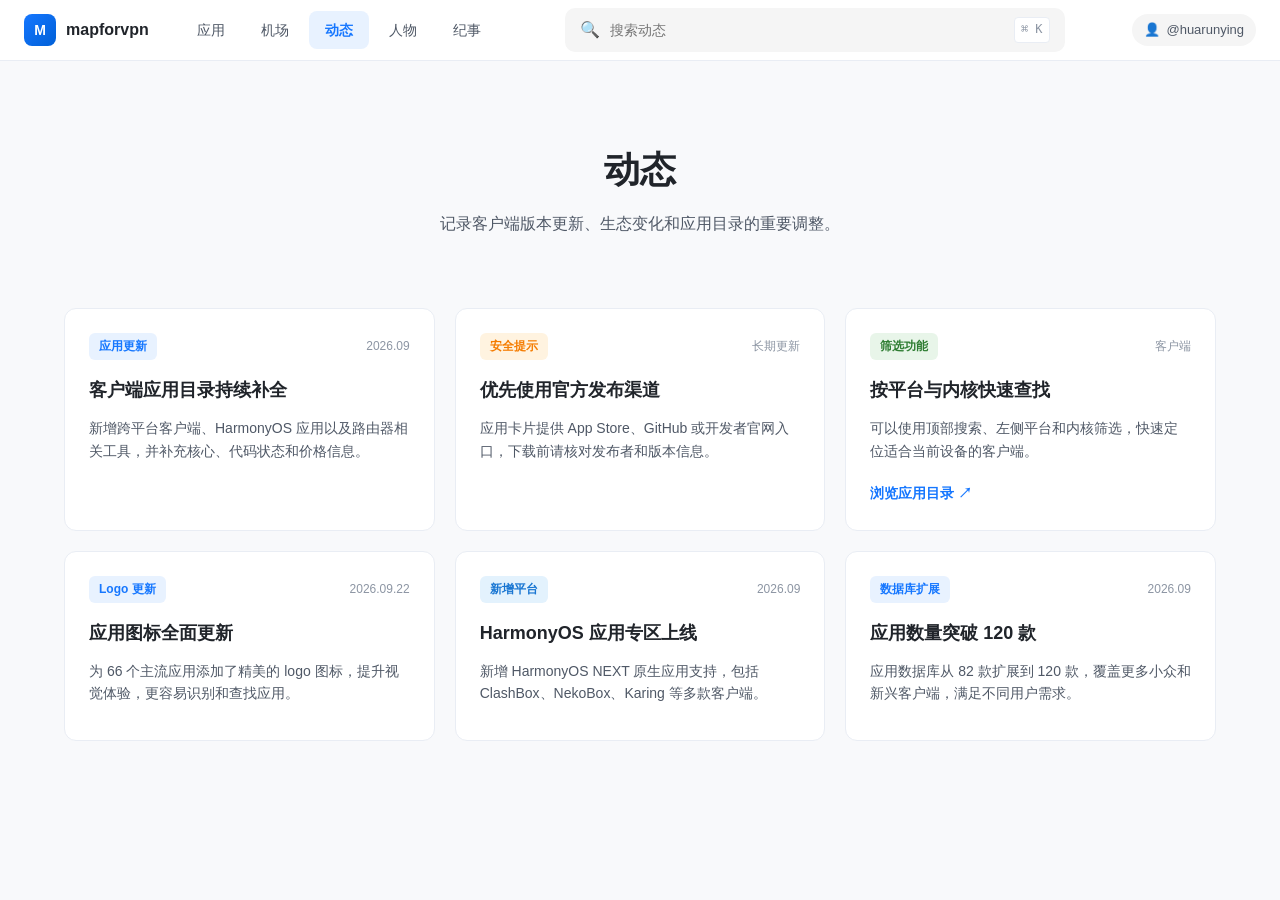
<file: feed.html>
<!DOCTYPE html>
<html lang="zh-CN">
<head>
<meta charset="UTF-8">
<meta name="viewport" content="width=device-width, initial-scale=1.0">
<title>动态 · mapforvpn</title>
<link rel="stylesheet" href="style.css">
</head>
<body>
<!-- 顶部导航 -->
<header class="topbar">
  <div class="topbar-container">
    <div class="topbar-left">
      <a href="index.html" class="brand">
        <div class="brand-logo">M</div>
        <span class="brand-name">mapforvpn</span>
      </a>
      <nav class="nav-tabs">
        <a href="index.html" class="nav-tab">应用</a>
        <a href="airports.html" class="nav-tab">机场</a>
        <a href="feed.html" class="nav-tab active">动态</a>
        <a href="people.html" class="nav-tab">人物</a>
        <a href="wiki.html" class="nav-tab">纪事</a>
      </nav>
    </div>

    <div class="search-wrapper">
      <span class="search-icon">🔍</span>
      <input type="search" placeholder="搜索动态" />
      <kbd class="kbd">⌘ K</kbd>
    </div>

    <div class="topbar-right">
      <a href="#" class="user-badge">
        <span class="user-icon">👤</span>
        <span class="user-name">@huarunying</span>
      </a>
    </div>
  </div>
</header>

<!-- 主内容 -->
<div class="page-content">
  <div class="content-wrapper">
    <div class="page-hero">
      <h1>动态</h1>
      <p>记录客户端版本更新、生态变化和应用目录的重要调整。</p>
    </div>

    <div class="cards-grid">
      <article class="content-card">
        <div class="card-meta">
          <span class="card-tag">应用更新</span>
          <span class="card-date">2026.09</span>
        </div>
        <h2>客户端应用目录持续补全</h2>
        <p>新增跨平台客户端、HarmonyOS 应用以及路由器相关工具，并补充核心、代码状态和价格信息。</p>
      </article>

      <article class="content-card">
        <div class="card-meta">
          <span class="card-tag card-tag-warning">安全提示</span>
          <span class="card-date">长期更新</span>
        </div>
        <h2>优先使用官方发布渠道</h2>
        <p>应用卡片提供 App Store、GitHub 或开发者官网入口，下载前请核对发布者和版本信息。</p>
      </article>

      <article class="content-card">
        <div class="card-meta">
          <span class="card-tag card-tag-success">筛选功能</span>
          <span class="card-date">客户端</span>
        </div>
        <h2>按平台与内核快速查找</h2>
        <p>可以使用顶部搜索、左侧平台和内核筛选，快速定位适合当前设备的客户端。</p>
        <a class="card-link" href="index.html">浏览应用目录 ↗</a>
      </article>

      <article class="content-card">
        <div class="card-meta">
          <span class="card-tag">Logo 更新</span>
          <span class="card-date">2026.09.22</span>
        </div>
        <h2>应用图标全面更新</h2>
        <p>为 66 个主流应用添加了精美的 logo 图标，提升视觉体验，更容易识别和查找应用。</p>
      </article>

      <article class="content-card">
        <div class="card-meta">
          <span class="card-tag card-tag-info">新增平台</span>
          <span class="card-date">2026.09</span>
        </div>
        <h2>HarmonyOS 应用专区上线</h2>
        <p>新增 HarmonyOS NEXT 原生应用支持，包括 ClashBox、NekoBox、Karing 等多款客户端。</p>
      </article>

      <article class="content-card">
        <div class="card-meta">
          <span class="card-tag">数据库扩展</span>
          <span class="card-date">2026.09</span>
        </div>
        <h2>应用数量突破 120 款</h2>
        <p>应用数据库从 82 款扩展到 120 款，覆盖更多小众和新兴客户端，满足不同用户需求。</p>
      </article>
    </div>
  </div>
</div>

<style>
.page-content {
  max-width: 1200px;
  margin: 0 auto;
  padding: 40px 24px 60px;
}

.content-wrapper {
  display: flex;
  flex-direction: column;
  gap: 32px;
}

.page-hero {
  text-align: center;
  padding: 40px 20px;
}

.page-hero h1 {
  font-size: 36px;
  font-weight: 700;
  color: var(--ink);
  margin-bottom: 12px;
}

.page-hero p {
  font-size: 16px;
  color: var(--text);
  max-width: 600px;
  margin: 0 auto;
}

.cards-grid {
  display: grid;
  grid-template-columns: repeat(auto-fill, minmax(340px, 1fr));
  gap: 20px;
}

.content-card {
  padding: 24px;
  background: white;
  border: 1px solid var(--line);
  border-radius: 12px;
  transition: all 0.2s;
}

.content-card:hover {
  border-color: var(--blue-line);
  box-shadow: 0 4px 12px rgba(0, 0, 0, 0.08);
  transform: translateY(-2px);
}

.card-meta {
  display: flex;
  align-items: center;
  justify-content: space-between;
  margin-bottom: 16px;
}

.card-tag {
  padding: 4px 10px;
  border-radius: 6px;
  background: var(--blue-soft);
  color: var(--blue);
  font-size: 12px;
  font-weight: 600;
}

.card-tag-warning {
  background: #fff3e0;
  color: #f57c00;
}

.card-tag-success {
  background: #e8f5e9;
  color: #2e7d32;
}

.card-tag-info {
  background: #e3f2fd;
  color: #1976d2;
}

.card-date {
  font-size: 12px;
  color: var(--muted);
}

.content-card h2 {
  font-size: 18px;
  font-weight: 600;
  color: var(--ink);
  margin-bottom: 12px;
}

.content-card p {
  font-size: 14px;
  color: var(--text);
  line-height: 1.6;
  margin-bottom: 12px;
}

.card-link {
  display: inline-block;
  font-size: 14px;
  color: var(--blue);
  font-weight: 600;
  text-decoration: none;
  margin-top: 8px;
}

.card-link:hover {
  text-decoration: underline;
}

@media (max-width: 960px) {
  .cards-grid {
    grid-template-columns: repeat(auto-fill, minmax(280px, 1fr));
  }
}

@media (max-width: 640px) {
  .page-hero h1 {
    font-size: 28px;
  }

  .cards-grid {
    grid-template-columns: 1fr;
  }
}
</style>
</body>
</html>
</file>
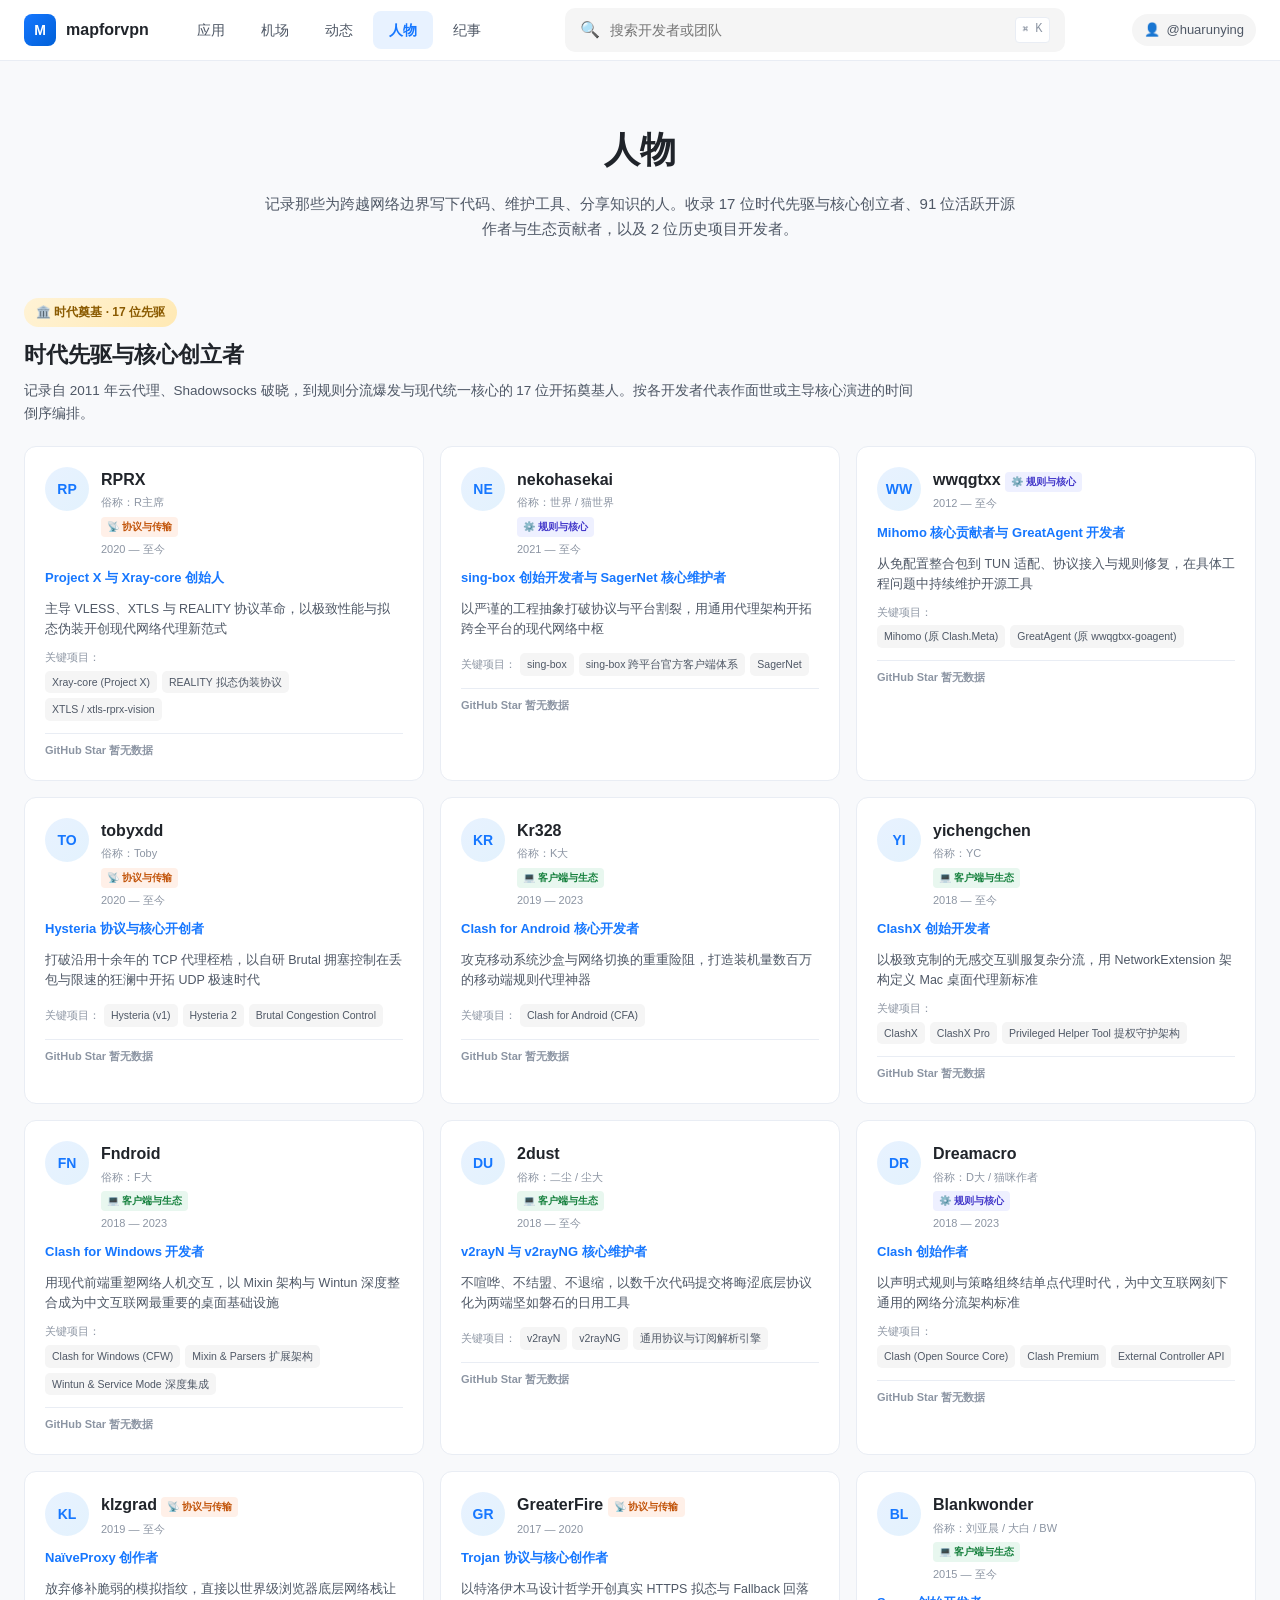
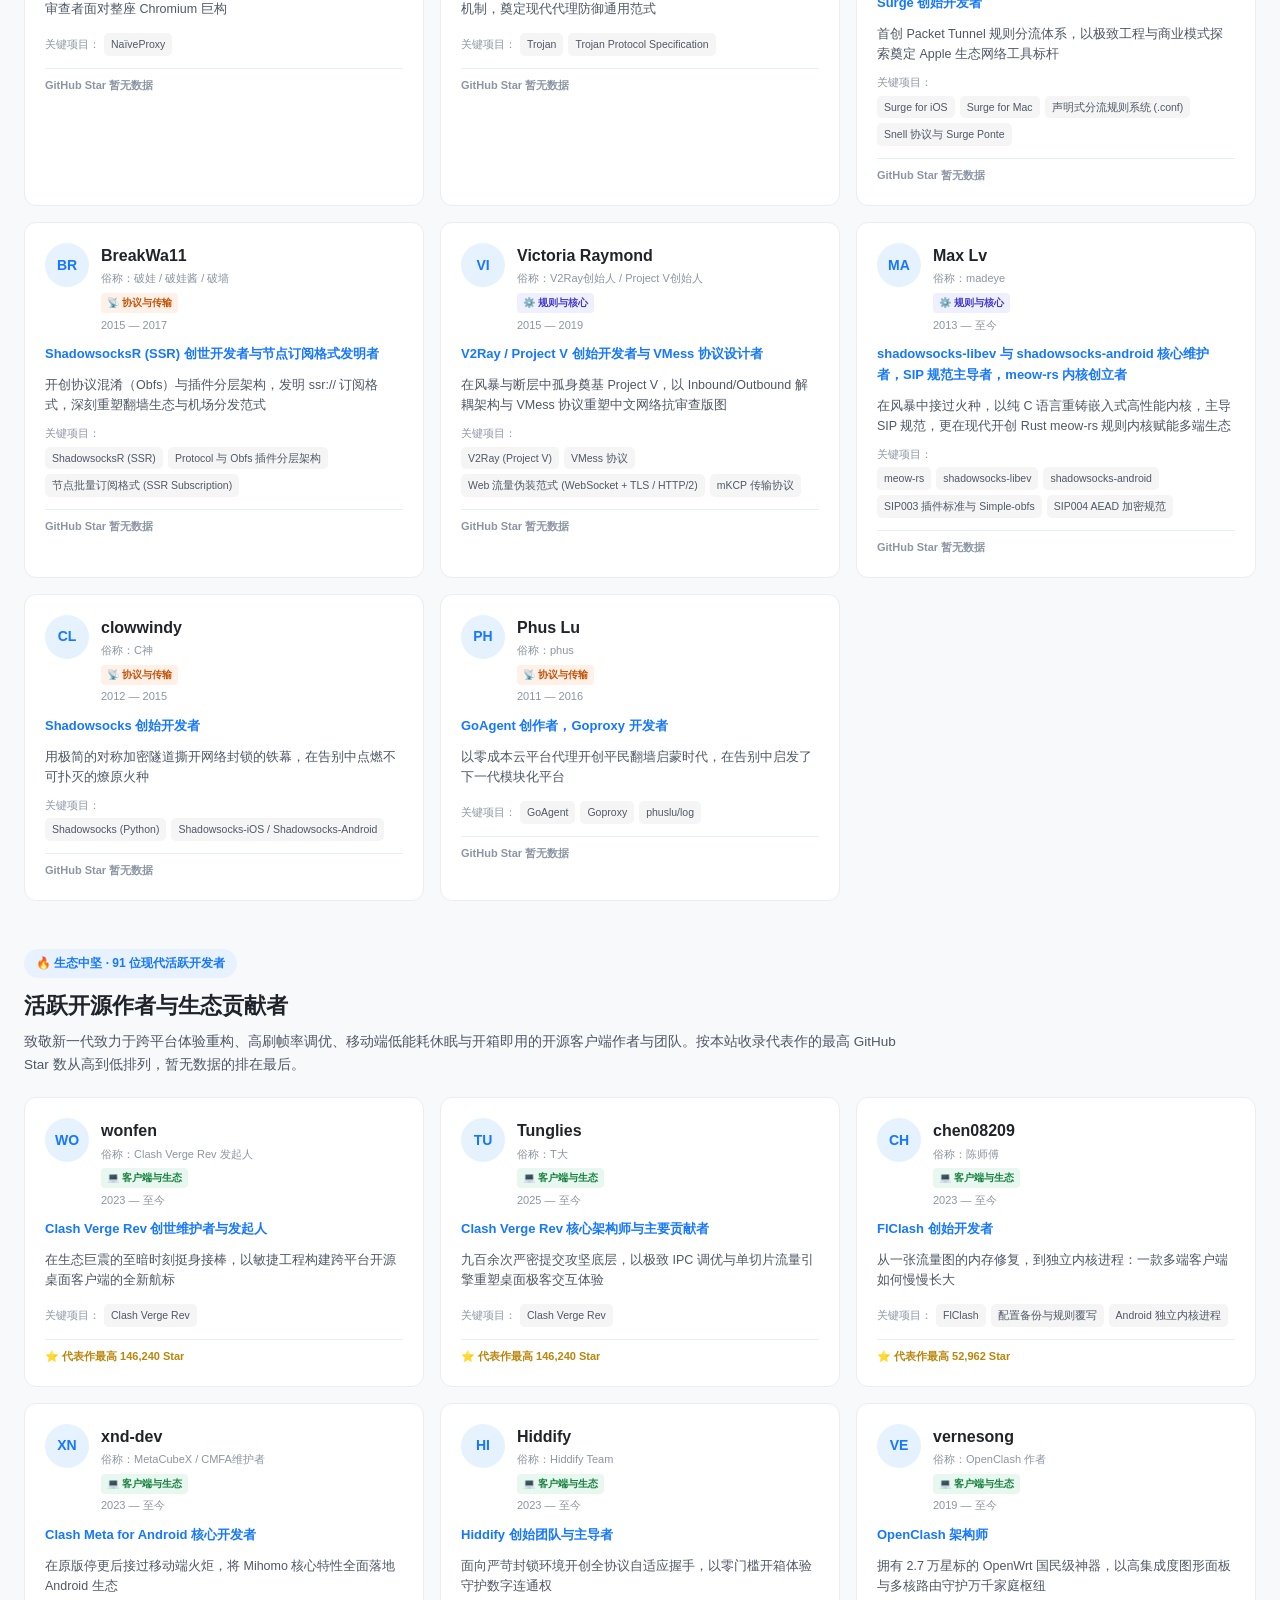
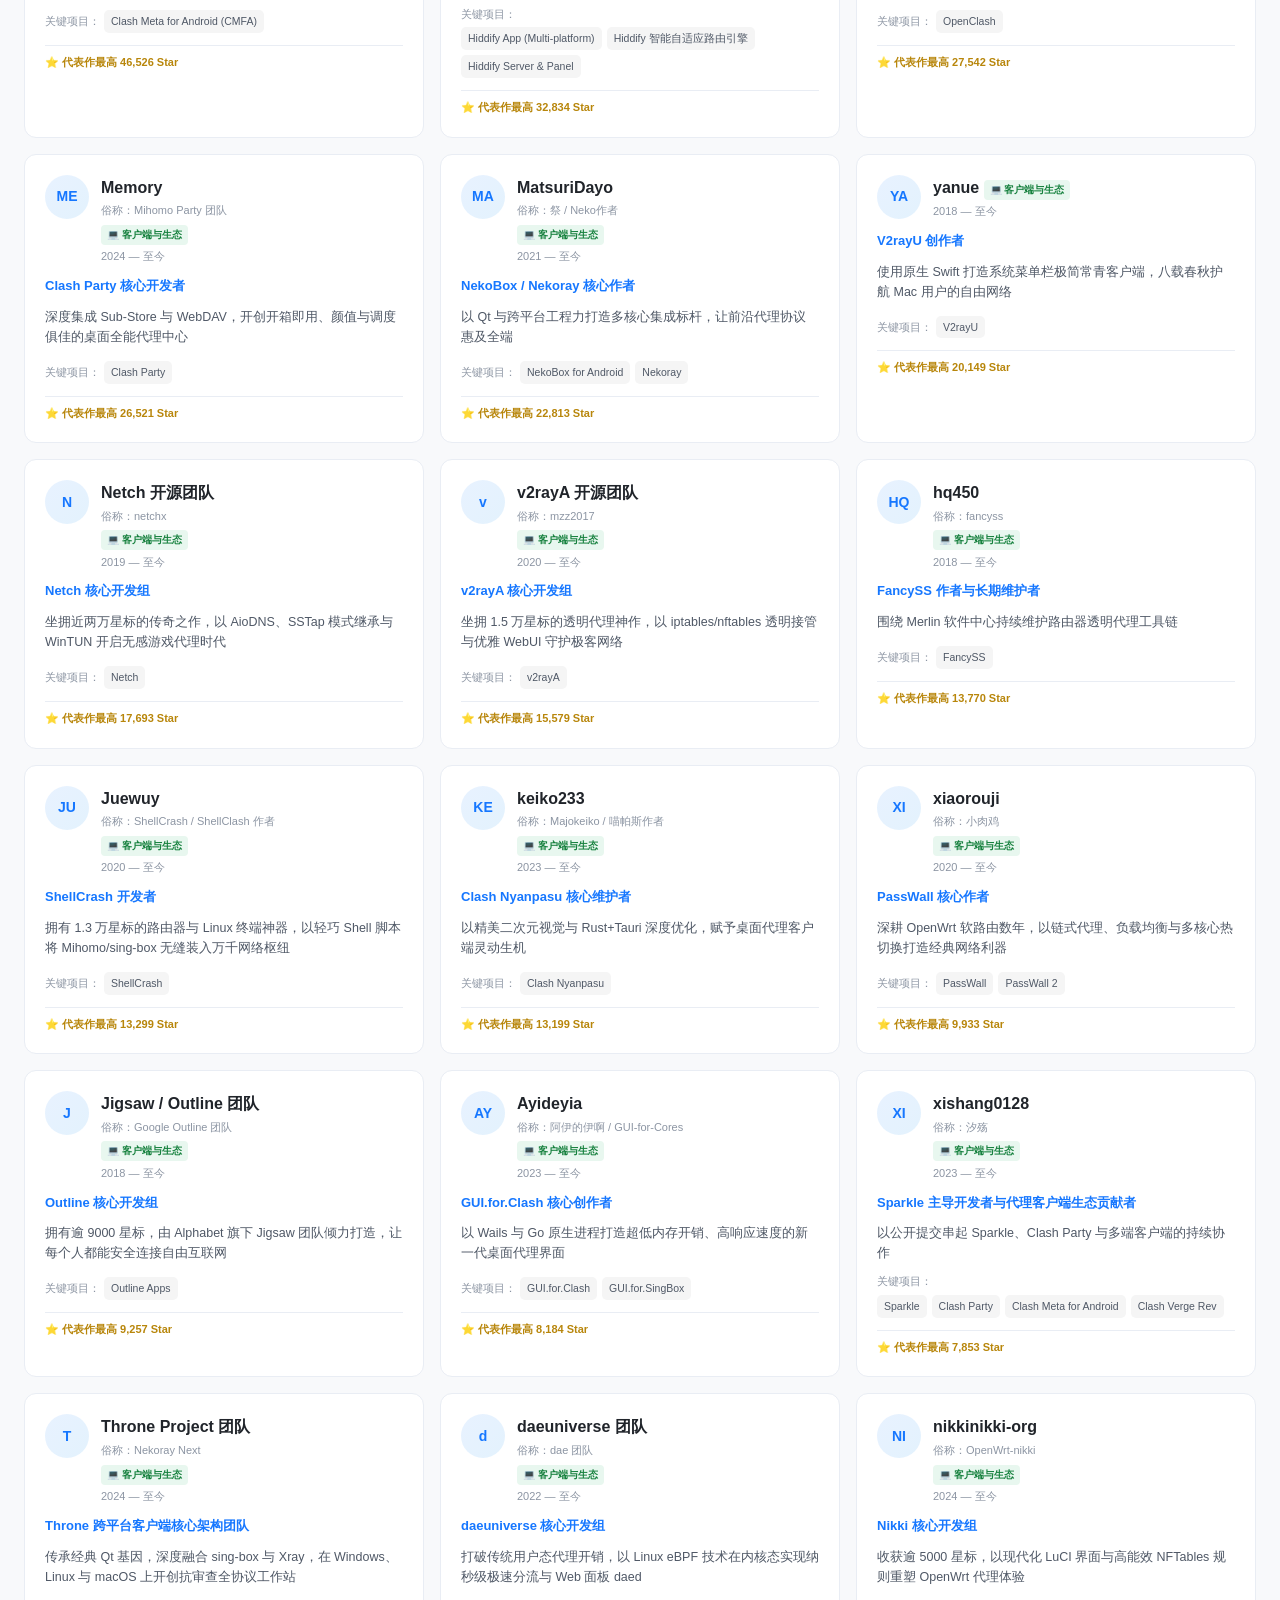
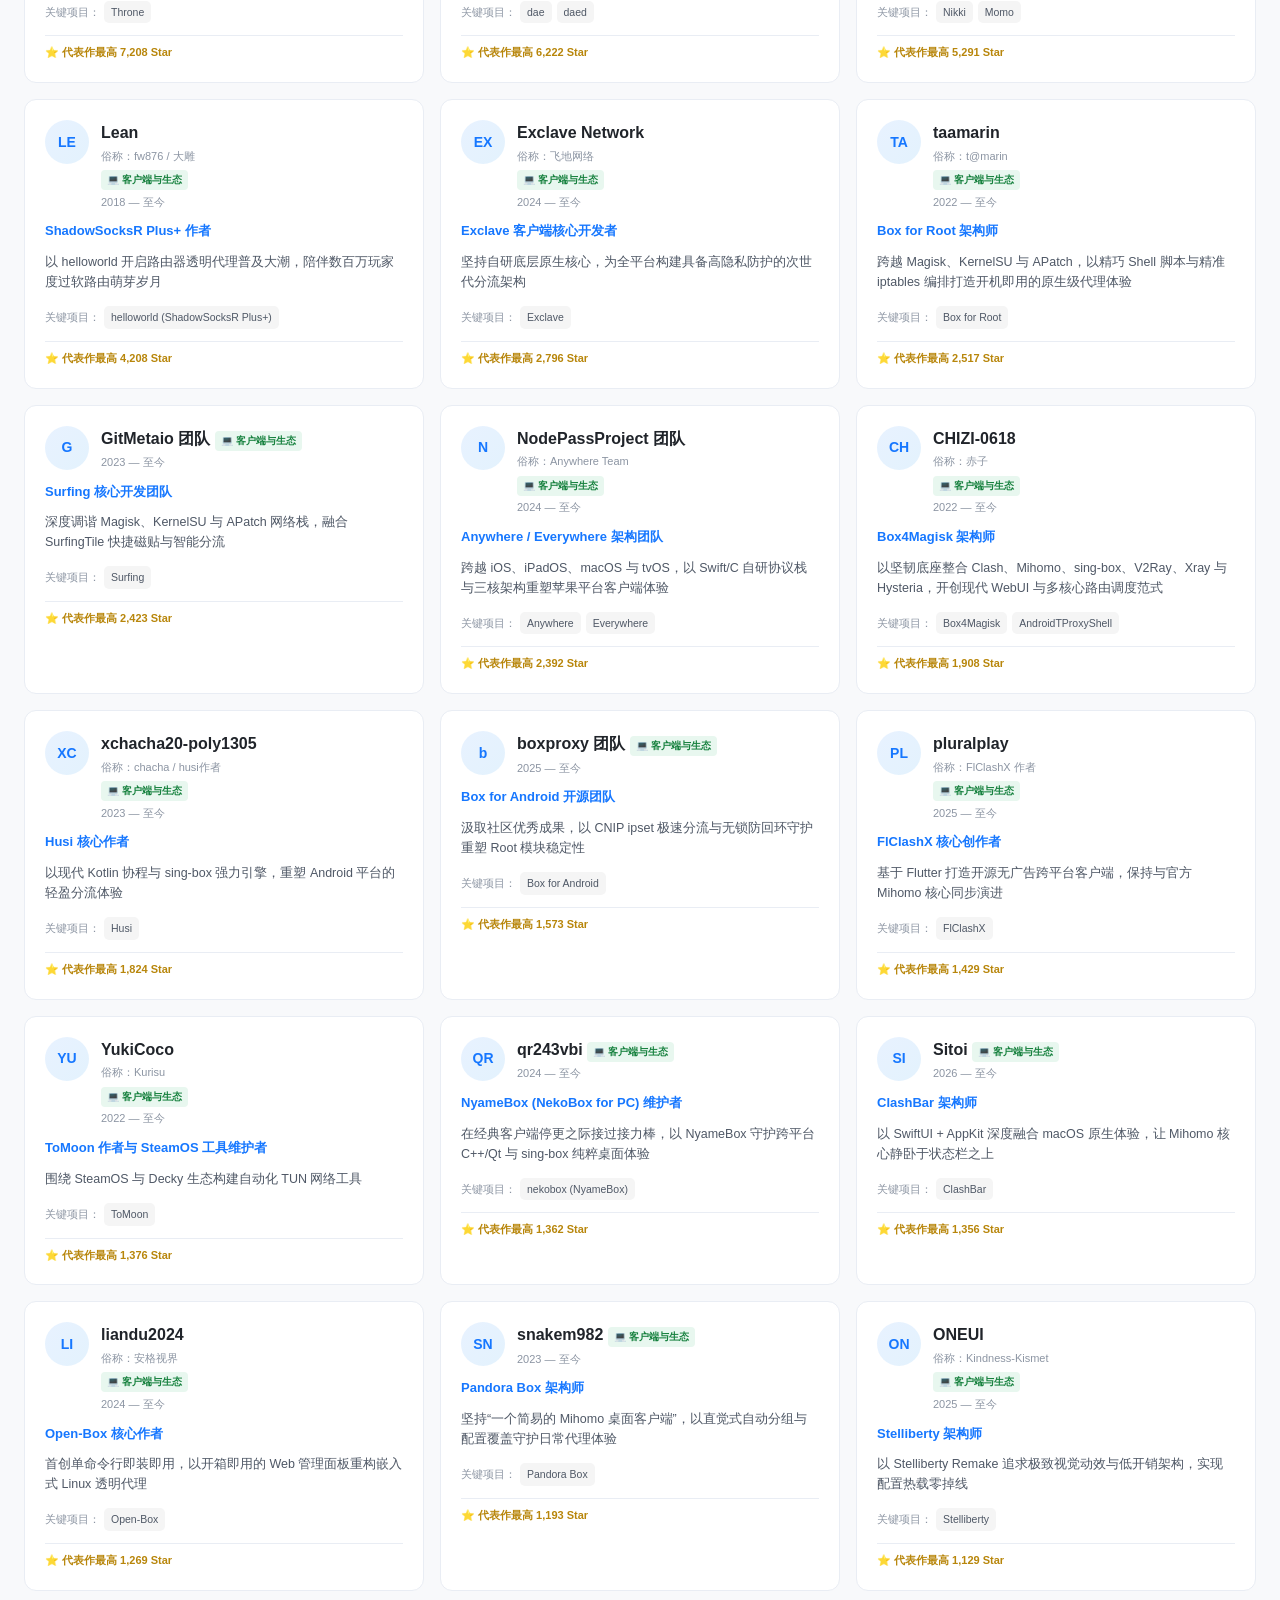
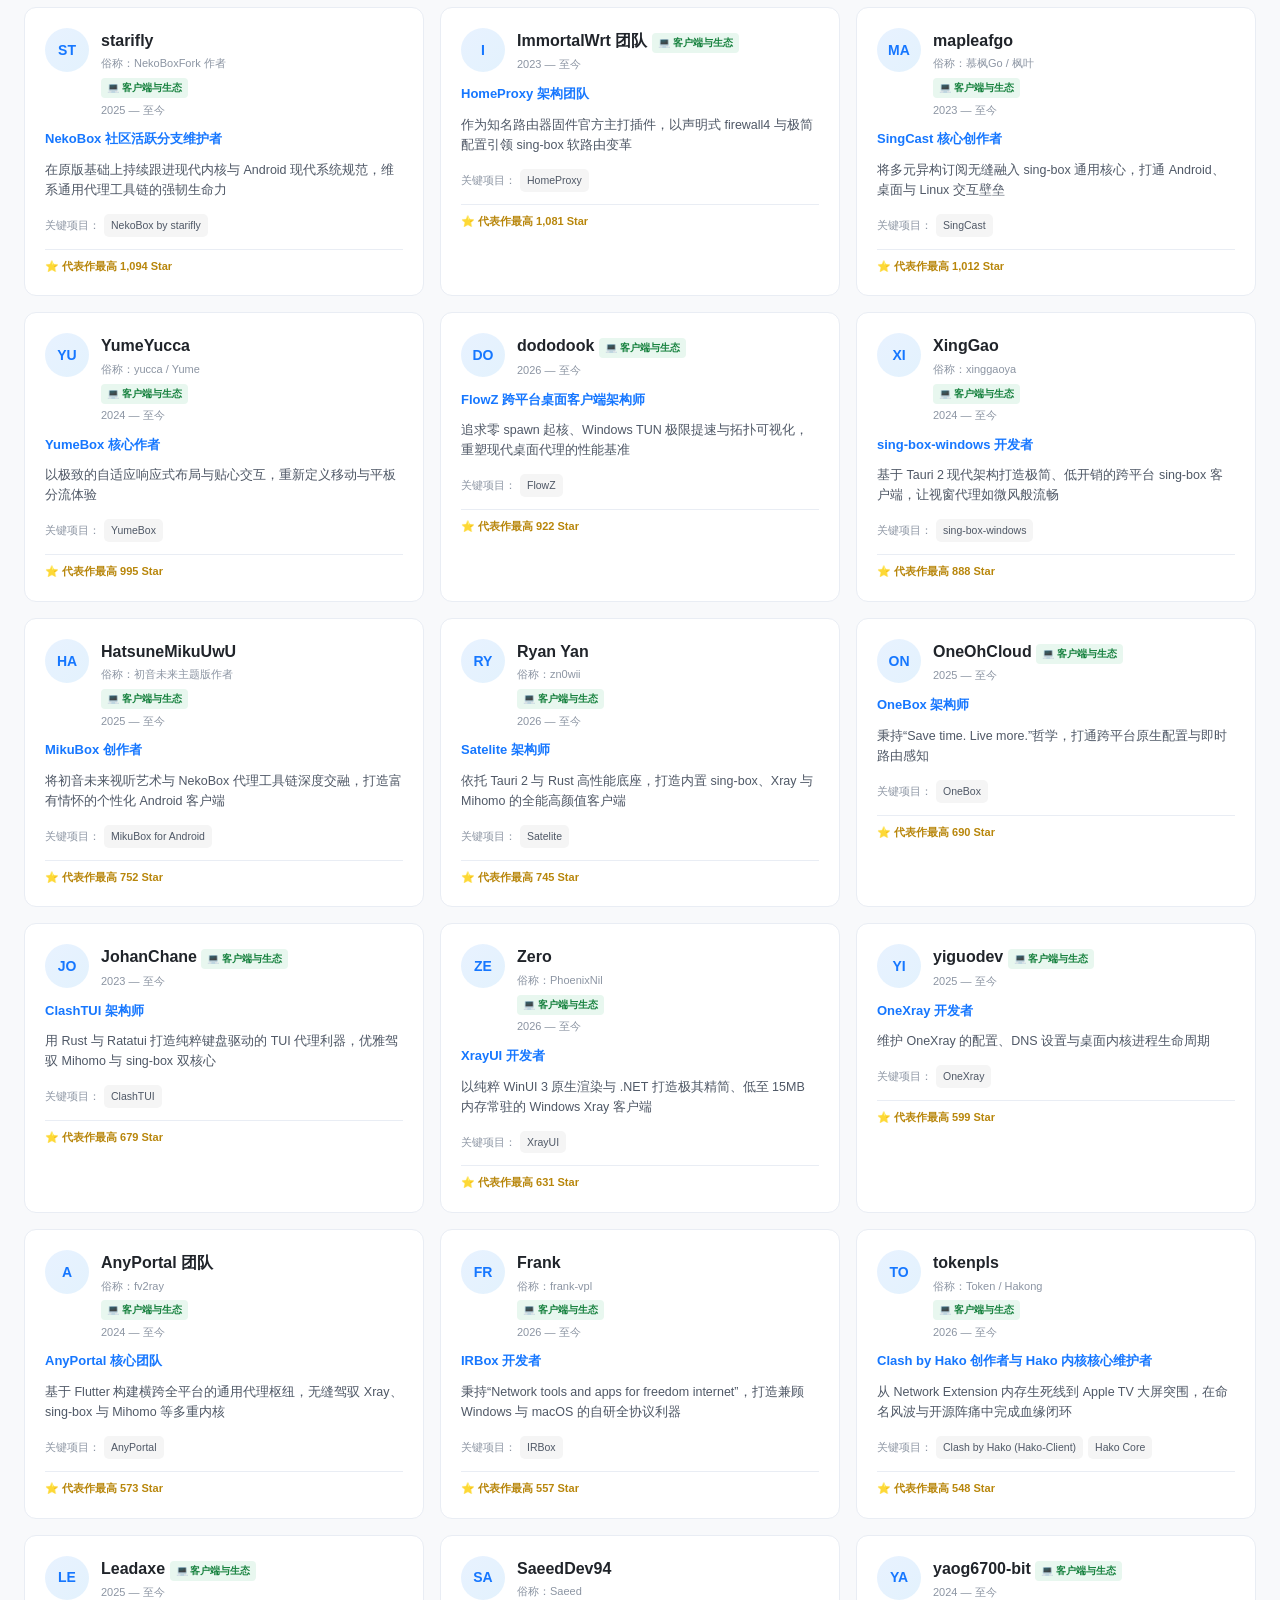
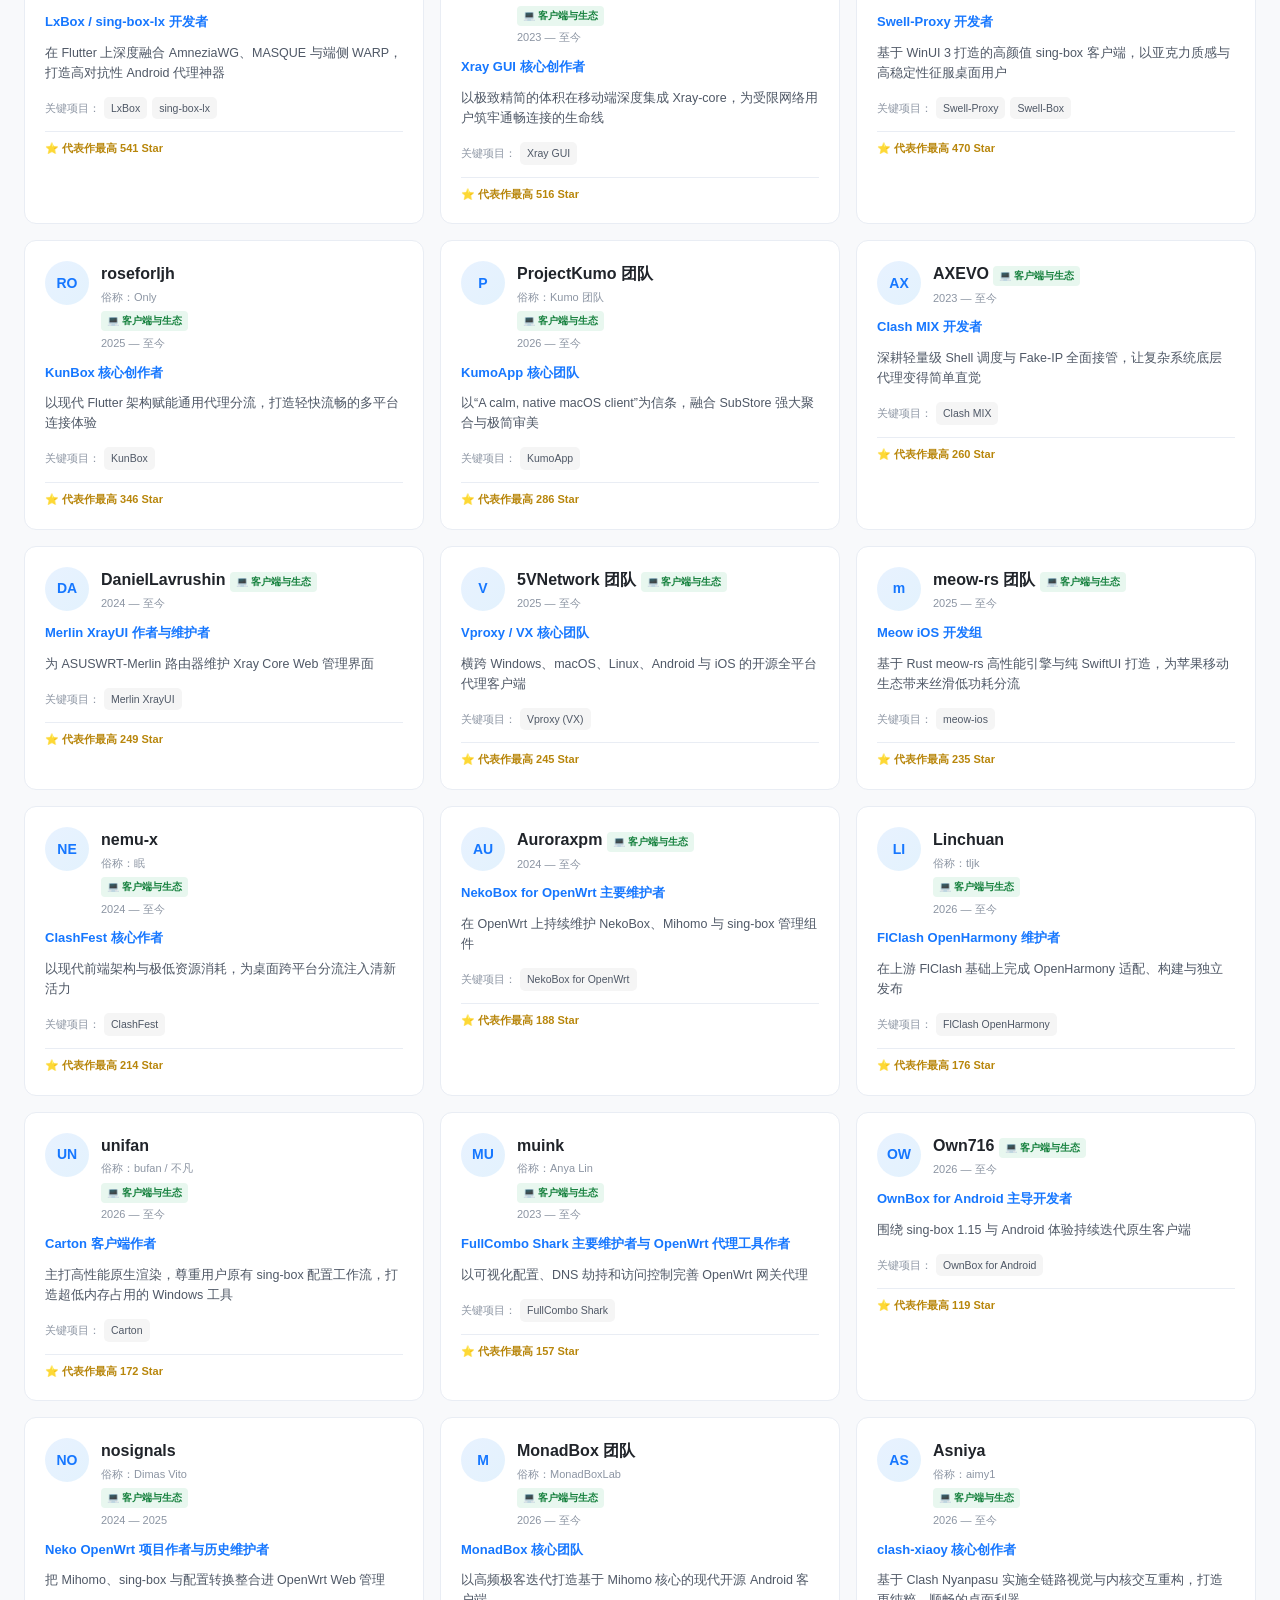
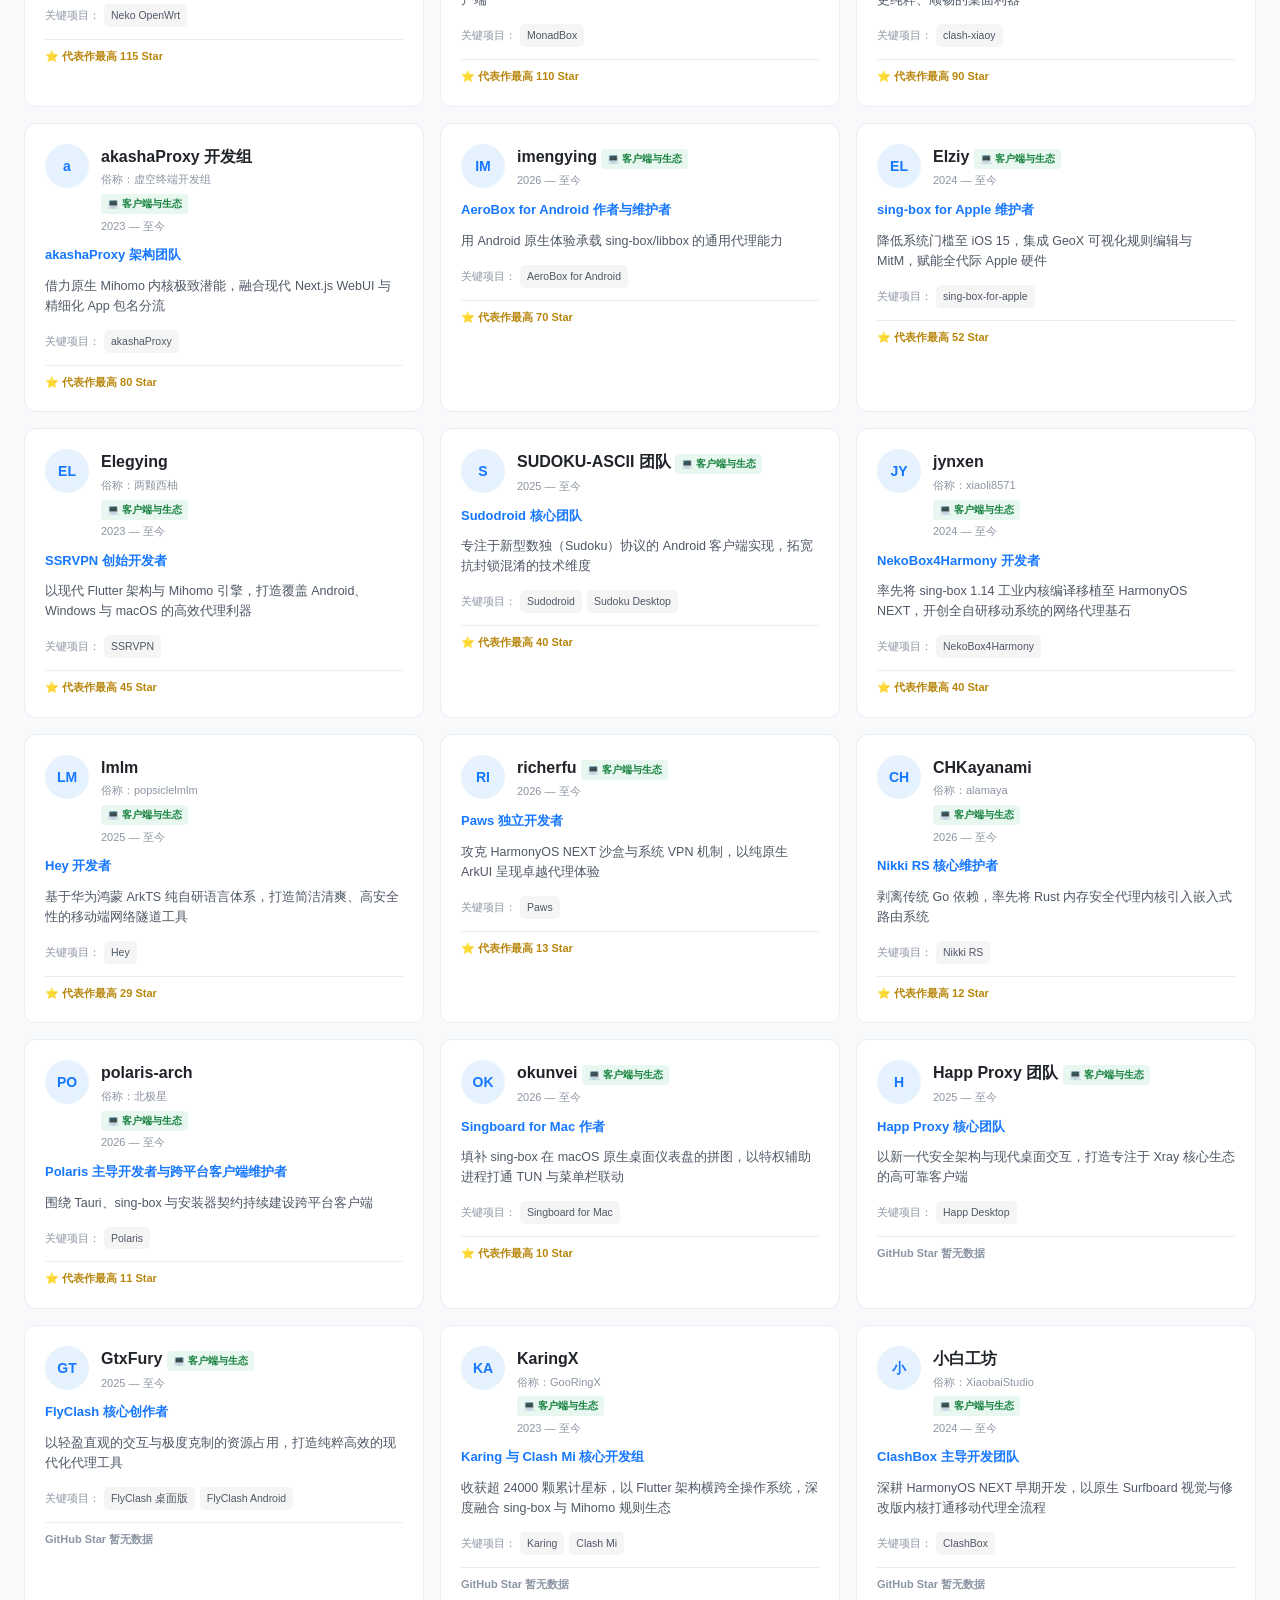
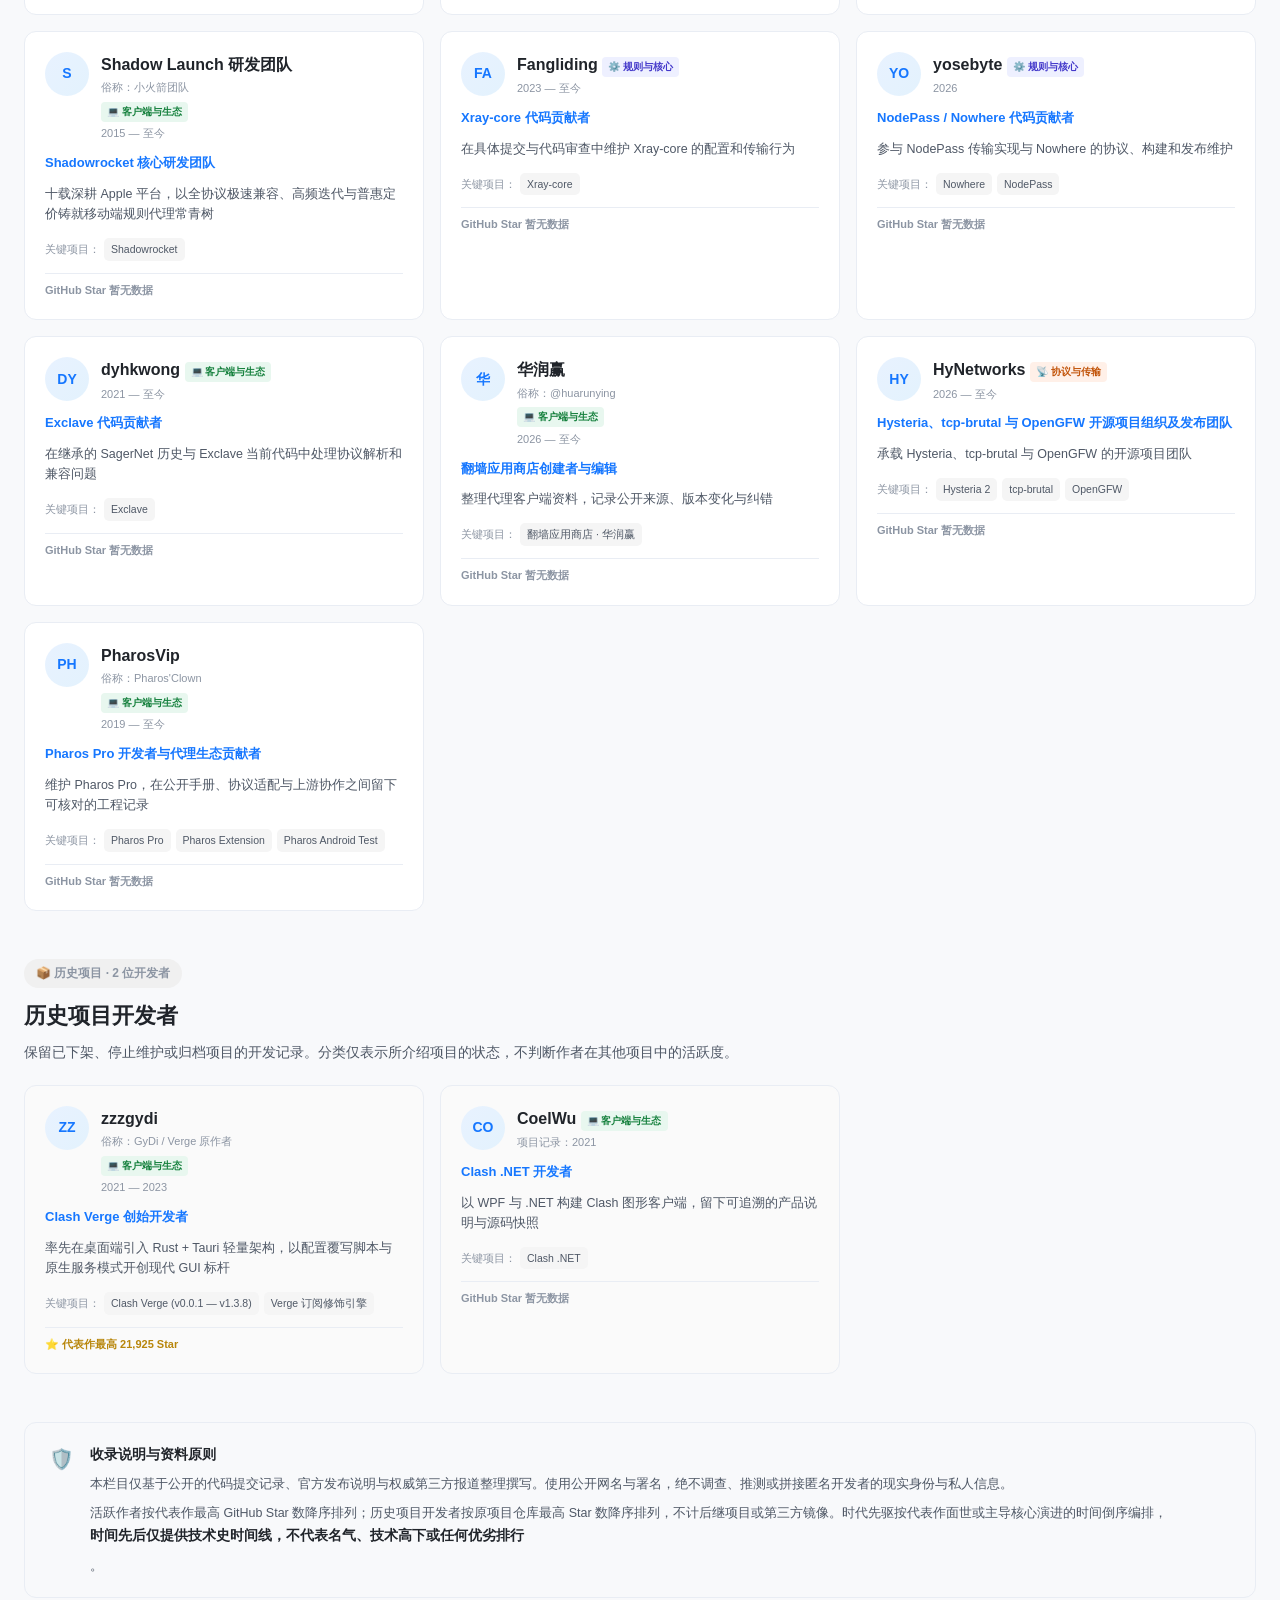
<file: people.html>
<!DOCTYPE html>
<html lang="zh-CN">
<head>
<meta charset="UTF-8">
<meta name="viewport" content="width=device-width, initial-scale=1.0">
<title>人物 · mapforvpn</title>
<meta name="description" content="记录那些为跨越网络边界写下代码、维护工具、分享知识的人——收录 17 位时代先驱、91 位活跃开源贡献者与 2 位历史项目开发者。">
<link rel="stylesheet" href="style.css">
</head>
<body>
<!-- 顶部导航 -->
<header class="topbar">
  <div class="topbar-container">
    <div class="topbar-left">
      <a href="index.html" class="brand">
        <div class="brand-logo">M</div>
        <span class="brand-name">mapforvpn</span>
      </a>
      <nav class="nav-tabs">
        <a href="index.html" class="nav-tab">应用</a>
        <a href="airports.html" class="nav-tab">机场</a>
        <a href="feed.html" class="nav-tab">动态</a>
        <a href="people.html" class="nav-tab active">人物</a>
        <a href="wiki.html" class="nav-tab">纪事</a>
      </nav>
    </div>

    <div class="search-wrapper">
      <span class="search-icon">🔍</span>
      <input type="search" id="peopleSearch" placeholder="搜索开发者或团队" />
      <kbd class="kbd">⌘ K</kbd>
    </div>

    <div class="topbar-right">
      <a href="#" class="user-badge">
        <span class="user-icon">👤</span>
        <span class="user-name">@huarunying</span>
      </a>
    </div>
  </div>
</header>

<!-- 主内容 -->
<div class="page-content">
  <div class="content-wrapper">
    <div class="page-hero">
      <h1>人物</h1>
      <p>记录那些为跨越网络边界写下代码、维护工具、分享知识的人。收录 17 位时代先驱与核心创立者、91 位活跃开源作者与生态贡献者，以及 2 位历史项目开发者。</p>
    </div>

    <!-- 时代先驱 -->
    <section class="people-section" id="section-pioneers">
      <div class="people-section-header">
        <div class="people-section-badge badge-pioneer">🏛️ 时代奠基 · 17 位先驱</div>
        <h2>时代先驱与核心创立者</h2>
        <p>记录自 2011 年云代理、Shadowsocks 破晓，到规则分流爆发与现代统一核心的 17 位开拓奠基人。按各开发者代表作面世或主导核心演进的时间倒序编排。</p>
      </div>
      <div class="people-grid">
      <article class="person-card">
        <div class="person-header">
          <div class="person-avatar">RP</div>
          <div class="person-info">
            <h2>RPRX</h2>
            <span class="person-alias" title="俗称：R主席">俗称：R主席</span>
            <span class="person-category-badge cat-protocol">📡 协议与传输</span>
            <p class="person-years">2020 — 至今</p>
          </div>
        </div>
        <p class="person-role">Project X 与 Xray-core 创始人</p>
        <div class="person-description">主导 VLESS、XTLS 与 REALITY 协议革命，以极致性能与拟态伪装开创现代网络代理新范式</div>
        <div class="person-projects"><span class="person-projects-label">关键项目：</span><div class="person-project-tags"><span class="person-project-tag">Xray-core (Project X)</span><span class="person-project-tag">REALITY 拟态伪装协议</span><span class="person-project-tag">XTLS / xtls-rprx-vision</span></div></div>
        <div class="person-footer">
          <span class="person-stars person-stars-none">GitHub Star 暂无数据</span>
        </div>
      </article>
      <article class="person-card">
        <div class="person-header">
          <div class="person-avatar">NE</div>
          <div class="person-info">
            <h2>nekohasekai</h2>
            <span class="person-alias" title="俗称：世界 / 猫世界">俗称：世界 / 猫世界</span>
            <span class="person-category-badge cat-core">⚙️ 规则与核心</span>
            <p class="person-years">2021 — 至今</p>
          </div>
        </div>
        <p class="person-role">sing-box 创始开发者与 SagerNet 核心维护者</p>
        <div class="person-description">以严谨的工程抽象打破协议与平台割裂，用通用代理架构开拓跨全平台的现代网络中枢</div>
        <div class="person-projects"><span class="person-projects-label">关键项目：</span><div class="person-project-tags"><span class="person-project-tag">sing-box</span><span class="person-project-tag">sing-box 跨平台官方客户端体系</span><span class="person-project-tag">SagerNet</span></div></div>
        <div class="person-footer">
          <span class="person-stars person-stars-none">GitHub Star 暂无数据</span>
        </div>
      </article>
      <article class="person-card">
        <div class="person-header">
          <div class="person-avatar">WW</div>
          <div class="person-info">
            <h2>wwqgtxx</h2>
            
            <span class="person-category-badge cat-core">⚙️ 规则与核心</span>
            <p class="person-years">2012 — 至今</p>
          </div>
        </div>
        <p class="person-role">Mihomo 核心贡献者与 GreatAgent 开发者</p>
        <div class="person-description">从免配置整合包到 TUN 适配、协议接入与规则修复，在具体工程问题中持续维护开源工具</div>
        <div class="person-projects"><span class="person-projects-label">关键项目：</span><div class="person-project-tags"><span class="person-project-tag">Mihomo (原 Clash.Meta)</span><span class="person-project-tag">GreatAgent (原 wwqgtxx-goagent)</span></div></div>
        <div class="person-footer">
          <span class="person-stars person-stars-none">GitHub Star 暂无数据</span>
        </div>
      </article>
      <article class="person-card">
        <div class="person-header">
          <div class="person-avatar">TO</div>
          <div class="person-info">
            <h2>tobyxdd</h2>
            <span class="person-alias" title="俗称：Toby">俗称：Toby</span>
            <span class="person-category-badge cat-protocol">📡 协议与传输</span>
            <p class="person-years">2020 — 至今</p>
          </div>
        </div>
        <p class="person-role">Hysteria 协议与核心开创者</p>
        <div class="person-description">打破沿用十余年的 TCP 代理桎梏，以自研 Brutal 拥塞控制在丢包与限速的狂澜中开拓 UDP 极速时代</div>
        <div class="person-projects"><span class="person-projects-label">关键项目：</span><div class="person-project-tags"><span class="person-project-tag">Hysteria (v1)</span><span class="person-project-tag">Hysteria 2</span><span class="person-project-tag">Brutal Congestion Control</span></div></div>
        <div class="person-footer">
          <span class="person-stars person-stars-none">GitHub Star 暂无数据</span>
        </div>
      </article>
      <article class="person-card">
        <div class="person-header">
          <div class="person-avatar">KR</div>
          <div class="person-info">
            <h2>Kr328</h2>
            <span class="person-alias" title="俗称：K大">俗称：K大</span>
            <span class="person-category-badge cat-client">💻 客户端与生态</span>
            <p class="person-years">2019 — 2023</p>
          </div>
        </div>
        <p class="person-role">Clash for Android 核心开发者</p>
        <div class="person-description">攻克移动系统沙盒与网络切换的重重险阻，打造装机量数百万的移动端规则代理神器</div>
        <div class="person-projects"><span class="person-projects-label">关键项目：</span><div class="person-project-tags"><span class="person-project-tag">Clash for Android (CFA)</span></div></div>
        <div class="person-footer">
          <span class="person-stars person-stars-none">GitHub Star 暂无数据</span>
        </div>
      </article>
      <article class="person-card">
        <div class="person-header">
          <div class="person-avatar">YI</div>
          <div class="person-info">
            <h2>yichengchen</h2>
            <span class="person-alias" title="俗称：YC">俗称：YC</span>
            <span class="person-category-badge cat-client">💻 客户端与生态</span>
            <p class="person-years">2018 — 至今</p>
          </div>
        </div>
        <p class="person-role">ClashX 创始开发者</p>
        <div class="person-description">以极致克制的无感交互驯服复杂分流，用 NetworkExtension 架构定义 Mac 桌面代理新标准</div>
        <div class="person-projects"><span class="person-projects-label">关键项目：</span><div class="person-project-tags"><span class="person-project-tag">ClashX</span><span class="person-project-tag">ClashX Pro</span><span class="person-project-tag">Privileged Helper Tool 提权守护架构</span></div></div>
        <div class="person-footer">
          <span class="person-stars person-stars-none">GitHub Star 暂无数据</span>
        </div>
      </article>
      <article class="person-card">
        <div class="person-header">
          <div class="person-avatar">FN</div>
          <div class="person-info">
            <h2>Fndroid</h2>
            <span class="person-alias" title="俗称：F大">俗称：F大</span>
            <span class="person-category-badge cat-client">💻 客户端与生态</span>
            <p class="person-years">2018 — 2023</p>
          </div>
        </div>
        <p class="person-role">Clash for Windows 开发者</p>
        <div class="person-description">用现代前端重塑网络人机交互，以 Mixin 架构与 Wintun 深度整合成为中文互联网最重要的桌面基础设施</div>
        <div class="person-projects"><span class="person-projects-label">关键项目：</span><div class="person-project-tags"><span class="person-project-tag">Clash for Windows (CFW)</span><span class="person-project-tag">Mixin & Parsers 扩展架构</span><span class="person-project-tag">Wintun & Service Mode 深度集成</span></div></div>
        <div class="person-footer">
          <span class="person-stars person-stars-none">GitHub Star 暂无数据</span>
        </div>
      </article>
      <article class="person-card">
        <div class="person-header">
          <div class="person-avatar">DU</div>
          <div class="person-info">
            <h2>2dust</h2>
            <span class="person-alias" title="俗称：二尘 / 尘大">俗称：二尘 / 尘大</span>
            <span class="person-category-badge cat-client">💻 客户端与生态</span>
            <p class="person-years">2018 — 至今</p>
          </div>
        </div>
        <p class="person-role">v2rayN 与 v2rayNG 核心维护者</p>
        <div class="person-description">不喧哗、不结盟、不退缩，以数千次代码提交将晦涩底层协议化为两端坚如磐石的日用工具</div>
        <div class="person-projects"><span class="person-projects-label">关键项目：</span><div class="person-project-tags"><span class="person-project-tag">v2rayN</span><span class="person-project-tag">v2rayNG</span><span class="person-project-tag">通用协议与订阅解析引擎</span></div></div>
        <div class="person-footer">
          <span class="person-stars person-stars-none">GitHub Star 暂无数据</span>
        </div>
      </article>
      <article class="person-card">
        <div class="person-header">
          <div class="person-avatar">DR</div>
          <div class="person-info">
            <h2>Dreamacro</h2>
            <span class="person-alias" title="俗称：D大 / 猫咪作者">俗称：D大 / 猫咪作者</span>
            <span class="person-category-badge cat-core">⚙️ 规则与核心</span>
            <p class="person-years">2018 — 2023</p>
          </div>
        </div>
        <p class="person-role">Clash 创始作者</p>
        <div class="person-description">以声明式规则与策略组终结单点代理时代，为中文互联网刻下通用的网络分流架构标准</div>
        <div class="person-projects"><span class="person-projects-label">关键项目：</span><div class="person-project-tags"><span class="person-project-tag">Clash (Open Source Core)</span><span class="person-project-tag">Clash Premium</span><span class="person-project-tag">External Controller API</span></div></div>
        <div class="person-footer">
          <span class="person-stars person-stars-none">GitHub Star 暂无数据</span>
        </div>
      </article>
      <article class="person-card">
        <div class="person-header">
          <div class="person-avatar">KL</div>
          <div class="person-info">
            <h2>klzgrad</h2>
            
            <span class="person-category-badge cat-protocol">📡 协议与传输</span>
            <p class="person-years">2019 — 至今</p>
          </div>
        </div>
        <p class="person-role">NaïveProxy 创作者</p>
        <div class="person-description">放弃修补脆弱的模拟指纹，直接以世界级浏览器底层网络栈让审查者面对整座 Chromium 巨构</div>
        <div class="person-projects"><span class="person-projects-label">关键项目：</span><div class="person-project-tags"><span class="person-project-tag">NaïveProxy</span></div></div>
        <div class="person-footer">
          <span class="person-stars person-stars-none">GitHub Star 暂无数据</span>
        </div>
      </article>
      <article class="person-card">
        <div class="person-header">
          <div class="person-avatar">GR</div>
          <div class="person-info">
            <h2>GreaterFire</h2>
            
            <span class="person-category-badge cat-protocol">📡 协议与传输</span>
            <p class="person-years">2017 — 2020</p>
          </div>
        </div>
        <p class="person-role">Trojan 协议与核心创作者</p>
        <div class="person-description">以特洛伊木马设计哲学开创真实 HTTPS 拟态与 Fallback 回落机制，奠定现代代理防御通用范式</div>
        <div class="person-projects"><span class="person-projects-label">关键项目：</span><div class="person-project-tags"><span class="person-project-tag">Trojan</span><span class="person-project-tag">Trojan Protocol Specification</span></div></div>
        <div class="person-footer">
          <span class="person-stars person-stars-none">GitHub Star 暂无数据</span>
        </div>
      </article>
      <article class="person-card">
        <div class="person-header">
          <div class="person-avatar">BL</div>
          <div class="person-info">
            <h2>Blankwonder</h2>
            <span class="person-alias" title="俗称：刘亚晨 / 大白 / BW">俗称：刘亚晨 / 大白 / BW</span>
            <span class="person-category-badge cat-client">💻 客户端与生态</span>
            <p class="person-years">2015 — 至今</p>
          </div>
        </div>
        <p class="person-role">Surge 创始开发者</p>
        <div class="person-description">首创 Packet Tunnel 规则分流体系，以极致工程与商业模式探索奠定 Apple 生态网络工具标杆</div>
        <div class="person-projects"><span class="person-projects-label">关键项目：</span><div class="person-project-tags"><span class="person-project-tag">Surge for iOS</span><span class="person-project-tag">Surge for Mac</span><span class="person-project-tag">声明式分流规则系统 (.conf)</span><span class="person-project-tag">Snell 协议与 Surge Ponte</span></div></div>
        <div class="person-footer">
          <span class="person-stars person-stars-none">GitHub Star 暂无数据</span>
        </div>
      </article>
      <article class="person-card">
        <div class="person-header">
          <div class="person-avatar">BR</div>
          <div class="person-info">
            <h2>BreakWa11</h2>
            <span class="person-alias" title="俗称：破娃 / 破娃酱 / 破墙">俗称：破娃 / 破娃酱 / 破墙</span>
            <span class="person-category-badge cat-protocol">📡 协议与传输</span>
            <p class="person-years">2015 — 2017</p>
          </div>
        </div>
        <p class="person-role">ShadowsocksR (SSR) 创世开发者与节点订阅格式发明者</p>
        <div class="person-description">开创协议混淆（Obfs）与插件分层架构，发明 ssr:// 订阅格式，深刻重塑翻墙生态与机场分发范式</div>
        <div class="person-projects"><span class="person-projects-label">关键项目：</span><div class="person-project-tags"><span class="person-project-tag">ShadowsocksR (SSR)</span><span class="person-project-tag">Protocol 与 Obfs 插件分层架构</span><span class="person-project-tag">节点批量订阅格式 (SSR Subscription)</span></div></div>
        <div class="person-footer">
          <span class="person-stars person-stars-none">GitHub Star 暂无数据</span>
        </div>
      </article>
      <article class="person-card">
        <div class="person-header">
          <div class="person-avatar">VI</div>
          <div class="person-info">
            <h2>Victoria Raymond</h2>
            <span class="person-alias" title="俗称：V2Ray创始人 / Project V创始人">俗称：V2Ray创始人 / Project V创始人</span>
            <span class="person-category-badge cat-core">⚙️ 规则与核心</span>
            <p class="person-years">2015 — 2019</p>
          </div>
        </div>
        <p class="person-role">V2Ray / Project V 创始开发者与 VMess 协议设计者</p>
        <div class="person-description">在风暴与断层中孤身奠基 Project V，以 Inbound/Outbound 解耦架构与 VMess 协议重塑中文网络抗审查版图</div>
        <div class="person-projects"><span class="person-projects-label">关键项目：</span><div class="person-project-tags"><span class="person-project-tag">V2Ray (Project V)</span><span class="person-project-tag">VMess 协议</span><span class="person-project-tag">Web 流量伪装范式 (WebSocket + TLS / HTTP/2)</span><span class="person-project-tag">mKCP 传输协议</span></div></div>
        <div class="person-footer">
          <span class="person-stars person-stars-none">GitHub Star 暂无数据</span>
        </div>
      </article>
      <article class="person-card">
        <div class="person-header">
          <div class="person-avatar">MA</div>
          <div class="person-info">
            <h2>Max Lv</h2>
            <span class="person-alias" title="俗称：madeye">俗称：madeye</span>
            <span class="person-category-badge cat-core">⚙️ 规则与核心</span>
            <p class="person-years">2013 — 至今</p>
          </div>
        </div>
        <p class="person-role">shadowsocks-libev 与 shadowsocks-android 核心维护者，SIP 规范主导者，meow-rs 内核创立者</p>
        <div class="person-description">在风暴中接过火种，以纯 C 语言重铸嵌入式高性能内核，主导 SIP 规范，更在现代开创 Rust meow-rs 规则内核赋能多端生态</div>
        <div class="person-projects"><span class="person-projects-label">关键项目：</span><div class="person-project-tags"><span class="person-project-tag">meow-rs</span><span class="person-project-tag">shadowsocks-libev</span><span class="person-project-tag">shadowsocks-android</span><span class="person-project-tag">SIP003 插件标准与 Simple-obfs</span><span class="person-project-tag">SIP004 AEAD 加密规范</span></div></div>
        <div class="person-footer">
          <span class="person-stars person-stars-none">GitHub Star 暂无数据</span>
        </div>
      </article>
      <article class="person-card">
        <div class="person-header">
          <div class="person-avatar">CL</div>
          <div class="person-info">
            <h2>clowwindy</h2>
            <span class="person-alias" title="俗称：C神">俗称：C神</span>
            <span class="person-category-badge cat-protocol">📡 协议与传输</span>
            <p class="person-years">2012 — 2015</p>
          </div>
        </div>
        <p class="person-role">Shadowsocks 创始开发者</p>
        <div class="person-description">用极简的对称加密隧道撕开网络封锁的铁幕，在告别中点燃不可扑灭的燎原火种</div>
        <div class="person-projects"><span class="person-projects-label">关键项目：</span><div class="person-project-tags"><span class="person-project-tag">Shadowsocks (Python)</span><span class="person-project-tag">Shadowsocks-iOS / Shadowsocks-Android</span></div></div>
        <div class="person-footer">
          <span class="person-stars person-stars-none">GitHub Star 暂无数据</span>
        </div>
      </article>
      <article class="person-card">
        <div class="person-header">
          <div class="person-avatar">PH</div>
          <div class="person-info">
            <h2>Phus Lu</h2>
            <span class="person-alias" title="俗称：phus">俗称：phus</span>
            <span class="person-category-badge cat-protocol">📡 协议与传输</span>
            <p class="person-years">2011 — 2016</p>
          </div>
        </div>
        <p class="person-role">GoAgent 创作者，Goproxy 开发者</p>
        <div class="person-description">以零成本云平台代理开创平民翻墙启蒙时代，在告别中启发了下一代模块化平台</div>
        <div class="person-projects"><span class="person-projects-label">关键项目：</span><div class="person-project-tags"><span class="person-project-tag">GoAgent</span><span class="person-project-tag">Goproxy</span><span class="person-project-tag">phuslu/log</span></div></div>
        <div class="person-footer">
          <span class="person-stars person-stars-none">GitHub Star 暂无数据</span>
        </div>
      </article>
      </div>
    </section>

    <!-- 活跃贡献者 -->
    <section class="people-section" id="section-contributors">
      <div class="people-section-header">
        <div class="people-section-badge badge-contributor">🔥 生态中坚 · 91 位现代活跃开发者</div>
        <h2>活跃开源作者与生态贡献者</h2>
        <p>致敬新一代致力于跨平台体验重构、高刷帧率调优、移动端低能耗休眠与开箱即用的开源客户端作者与团队。按本站收录代表作的最高 GitHub Star 数从高到低排列，暂无数据的排在最后。</p>
      </div>
      <div class="people-grid">
      <article class="person-card person-card-contributor">
        <div class="person-header">
          <div class="person-avatar">WO</div>
          <div class="person-info">
            <h2>wonfen</h2>
            <span class="person-alias" title="俗称：Clash Verge Rev 发起人">俗称：Clash Verge Rev 发起人</span>
            <span class="person-category-badge cat-client">💻 客户端与生态</span>
            <p class="person-years">2023 — 至今</p>
          </div>
        </div>
        <p class="person-role">Clash Verge Rev 创世维护者与发起人</p>
        <div class="person-description">在生态巨震的至暗时刻挺身接棒，以敏捷工程构建跨平台开源桌面客户端的全新航标</div>
        <div class="person-projects"><span class="person-projects-label">关键项目：</span><div class="person-project-tags"><span class="person-project-tag">Clash Verge Rev</span></div></div>
        <div class="person-footer">
          <span class="person-stars">⭐ 代表作最高 146,240 Star</span>
        </div>
      </article>
      <article class="person-card person-card-contributor">
        <div class="person-header">
          <div class="person-avatar">TU</div>
          <div class="person-info">
            <h2>Tunglies</h2>
            <span class="person-alias" title="俗称：T大">俗称：T大</span>
            <span class="person-category-badge cat-client">💻 客户端与生态</span>
            <p class="person-years">2025 — 至今</p>
          </div>
        </div>
        <p class="person-role">Clash Verge Rev 核心架构师与主要贡献者</p>
        <div class="person-description">九百余次严密提交攻坚底层，以极致 IPC 调优与单切片流量引擎重塑桌面极客交互体验</div>
        <div class="person-projects"><span class="person-projects-label">关键项目：</span><div class="person-project-tags"><span class="person-project-tag">Clash Verge Rev</span></div></div>
        <div class="person-footer">
          <span class="person-stars">⭐ 代表作最高 146,240 Star</span>
        </div>
      </article>
      <article class="person-card person-card-contributor">
        <div class="person-header">
          <div class="person-avatar">CH</div>
          <div class="person-info">
            <h2>chen08209</h2>
            <span class="person-alias" title="俗称：陈师傅">俗称：陈师傅</span>
            <span class="person-category-badge cat-client">💻 客户端与生态</span>
            <p class="person-years">2023 — 至今</p>
          </div>
        </div>
        <p class="person-role">FlClash 创始开发者</p>
        <div class="person-description">从一张流量图的内存修复，到独立内核进程：一款多端客户端如何慢慢长大</div>
        <div class="person-projects"><span class="person-projects-label">关键项目：</span><div class="person-project-tags"><span class="person-project-tag">FlClash</span><span class="person-project-tag">配置备份与规则覆写</span><span class="person-project-tag">Android 独立内核进程</span></div></div>
        <div class="person-footer">
          <span class="person-stars">⭐ 代表作最高 52,962 Star</span>
        </div>
      </article>
      <article class="person-card person-card-contributor">
        <div class="person-header">
          <div class="person-avatar">XN</div>
          <div class="person-info">
            <h2>xnd-dev</h2>
            <span class="person-alias" title="俗称：MetaCubeX / CMFA维护者">俗称：MetaCubeX / CMFA维护者</span>
            <span class="person-category-badge cat-client">💻 客户端与生态</span>
            <p class="person-years">2023 — 至今</p>
          </div>
        </div>
        <p class="person-role">Clash Meta for Android 核心开发者</p>
        <div class="person-description">在原版停更后接过移动端火炬，将 Mihomo 核心特性全面落地 Android 生态</div>
        <div class="person-projects"><span class="person-projects-label">关键项目：</span><div class="person-project-tags"><span class="person-project-tag">Clash Meta for Android (CMFA)</span></div></div>
        <div class="person-footer">
          <span class="person-stars">⭐ 代表作最高 46,526 Star</span>
        </div>
      </article>
      <article class="person-card person-card-contributor">
        <div class="person-header">
          <div class="person-avatar">HI</div>
          <div class="person-info">
            <h2>Hiddify</h2>
            <span class="person-alias" title="俗称：Hiddify Team">俗称：Hiddify Team</span>
            <span class="person-category-badge cat-client">💻 客户端与生态</span>
            <p class="person-years">2023 — 至今</p>
          </div>
        </div>
        <p class="person-role">Hiddify 创始团队与主导者</p>
        <div class="person-description">面向严苛封锁环境开创全协议自适应握手，以零门槛开箱体验守护数字连通权</div>
        <div class="person-projects"><span class="person-projects-label">关键项目：</span><div class="person-project-tags"><span class="person-project-tag">Hiddify App (Multi-platform)</span><span class="person-project-tag">Hiddify 智能自适应路由引擎</span><span class="person-project-tag">Hiddify Server & Panel</span></div></div>
        <div class="person-footer">
          <span class="person-stars">⭐ 代表作最高 32,834 Star</span>
        </div>
      </article>
      <article class="person-card person-card-contributor">
        <div class="person-header">
          <div class="person-avatar">VE</div>
          <div class="person-info">
            <h2>vernesong</h2>
            <span class="person-alias" title="俗称：OpenClash 作者">俗称：OpenClash 作者</span>
            <span class="person-category-badge cat-client">💻 客户端与生态</span>
            <p class="person-years">2019 — 至今</p>
          </div>
        </div>
        <p class="person-role">OpenClash 架构师</p>
        <div class="person-description">拥有 2.7 万星标的 OpenWrt 国民级神器，以高集成度图形面板与多核路由守护万千家庭枢纽</div>
        <div class="person-projects"><span class="person-projects-label">关键项目：</span><div class="person-project-tags"><span class="person-project-tag">OpenClash</span></div></div>
        <div class="person-footer">
          <span class="person-stars">⭐ 代表作最高 27,542 Star</span>
        </div>
      </article>
      <article class="person-card person-card-contributor">
        <div class="person-header">
          <div class="person-avatar">ME</div>
          <div class="person-info">
            <h2>Memory</h2>
            <span class="person-alias" title="俗称：Mihomo Party 团队">俗称：Mihomo Party 团队</span>
            <span class="person-category-badge cat-client">💻 客户端与生态</span>
            <p class="person-years">2024 — 至今</p>
          </div>
        </div>
        <p class="person-role">Clash Party 核心开发者</p>
        <div class="person-description">深度集成 Sub-Store 与 WebDAV，开创开箱即用、颜值与调度俱佳的桌面全能代理中心</div>
        <div class="person-projects"><span class="person-projects-label">关键项目：</span><div class="person-project-tags"><span class="person-project-tag">Clash Party</span></div></div>
        <div class="person-footer">
          <span class="person-stars">⭐ 代表作最高 26,521 Star</span>
        </div>
      </article>
      <article class="person-card person-card-contributor">
        <div class="person-header">
          <div class="person-avatar">MA</div>
          <div class="person-info">
            <h2>MatsuriDayo</h2>
            <span class="person-alias" title="俗称：祭 / Neko作者">俗称：祭 / Neko作者</span>
            <span class="person-category-badge cat-client">💻 客户端与生态</span>
            <p class="person-years">2021 — 至今</p>
          </div>
        </div>
        <p class="person-role">NekoBox / Nekoray 核心作者</p>
        <div class="person-description">以 Qt 与跨平台工程力打造多核心集成标杆，让前沿代理协议惠及全端</div>
        <div class="person-projects"><span class="person-projects-label">关键项目：</span><div class="person-project-tags"><span class="person-project-tag">NekoBox for Android</span><span class="person-project-tag">Nekoray</span></div></div>
        <div class="person-footer">
          <span class="person-stars">⭐ 代表作最高 22,813 Star</span>
        </div>
      </article>
      <article class="person-card person-card-contributor">
        <div class="person-header">
          <div class="person-avatar">YA</div>
          <div class="person-info">
            <h2>yanue</h2>
            
            <span class="person-category-badge cat-client">💻 客户端与生态</span>
            <p class="person-years">2018 — 至今</p>
          </div>
        </div>
        <p class="person-role">V2rayU 创作者</p>
        <div class="person-description">使用原生 Swift 打造系统菜单栏极简常青客户端，八载春秋护航 Mac 用户的自由网络</div>
        <div class="person-projects"><span class="person-projects-label">关键项目：</span><div class="person-project-tags"><span class="person-project-tag">V2rayU</span></div></div>
        <div class="person-footer">
          <span class="person-stars">⭐ 代表作最高 20,149 Star</span>
        </div>
      </article>
      <article class="person-card person-card-contributor">
        <div class="person-header">
          <div class="person-avatar">N</div>
          <div class="person-info">
            <h2>Netch 开源团队</h2>
            <span class="person-alias" title="俗称：netchx">俗称：netchx</span>
            <span class="person-category-badge cat-client">💻 客户端与生态</span>
            <p class="person-years">2019 — 至今</p>
          </div>
        </div>
        <p class="person-role">Netch 核心开发组</p>
        <div class="person-description">坐拥近两万星标的传奇之作，以 AioDNS、SSTap 模式继承与 WinTUN 开启无感游戏代理时代</div>
        <div class="person-projects"><span class="person-projects-label">关键项目：</span><div class="person-project-tags"><span class="person-project-tag">Netch</span></div></div>
        <div class="person-footer">
          <span class="person-stars">⭐ 代表作最高 17,693 Star</span>
        </div>
      </article>
      <article class="person-card person-card-contributor">
        <div class="person-header">
          <div class="person-avatar">v</div>
          <div class="person-info">
            <h2>v2rayA 开源团队</h2>
            <span class="person-alias" title="俗称：mzz2017">俗称：mzz2017</span>
            <span class="person-category-badge cat-client">💻 客户端与生态</span>
            <p class="person-years">2020 — 至今</p>
          </div>
        </div>
        <p class="person-role">v2rayA 核心开发组</p>
        <div class="person-description">坐拥 1.5 万星标的透明代理神作，以 iptables/nftables 透明接管与优雅 WebUI 守护极客网络</div>
        <div class="person-projects"><span class="person-projects-label">关键项目：</span><div class="person-project-tags"><span class="person-project-tag">v2rayA</span></div></div>
        <div class="person-footer">
          <span class="person-stars">⭐ 代表作最高 15,579 Star</span>
        </div>
      </article>
      <article class="person-card person-card-contributor">
        <div class="person-header">
          <div class="person-avatar">HQ</div>
          <div class="person-info">
            <h2>hq450</h2>
            <span class="person-alias" title="俗称：fancyss">俗称：fancyss</span>
            <span class="person-category-badge cat-client">💻 客户端与生态</span>
            <p class="person-years">2018 — 至今</p>
          </div>
        </div>
        <p class="person-role">FancySS 作者与长期维护者</p>
        <div class="person-description">围绕 Merlin 软件中心持续维护路由器透明代理工具链</div>
        <div class="person-projects"><span class="person-projects-label">关键项目：</span><div class="person-project-tags"><span class="person-project-tag">FancySS</span></div></div>
        <div class="person-footer">
          <span class="person-stars">⭐ 代表作最高 13,770 Star</span>
        </div>
      </article>
      <article class="person-card person-card-contributor">
        <div class="person-header">
          <div class="person-avatar">JU</div>
          <div class="person-info">
            <h2>Juewuy</h2>
            <span class="person-alias" title="俗称：ShellCrash / ShellClash 作者">俗称：ShellCrash / ShellClash 作者</span>
            <span class="person-category-badge cat-client">💻 客户端与生态</span>
            <p class="person-years">2020 — 至今</p>
          </div>
        </div>
        <p class="person-role">ShellCrash 开发者</p>
        <div class="person-description">拥有 1.3 万星标的路由器与 Linux 终端神器，以轻巧 Shell 脚本将 Mihomo/sing-box 无缝装入万千网络枢纽</div>
        <div class="person-projects"><span class="person-projects-label">关键项目：</span><div class="person-project-tags"><span class="person-project-tag">ShellCrash</span></div></div>
        <div class="person-footer">
          <span class="person-stars">⭐ 代表作最高 13,299 Star</span>
        </div>
      </article>
      <article class="person-card person-card-contributor">
        <div class="person-header">
          <div class="person-avatar">KE</div>
          <div class="person-info">
            <h2>keiko233</h2>
            <span class="person-alias" title="俗称：Majokeiko / 喵帕斯作者">俗称：Majokeiko / 喵帕斯作者</span>
            <span class="person-category-badge cat-client">💻 客户端与生态</span>
            <p class="person-years">2023 — 至今</p>
          </div>
        </div>
        <p class="person-role">Clash Nyanpasu 核心维护者</p>
        <div class="person-description">以精美二次元视觉与 Rust+Tauri 深度优化，赋予桌面代理客户端灵动生机</div>
        <div class="person-projects"><span class="person-projects-label">关键项目：</span><div class="person-project-tags"><span class="person-project-tag">Clash Nyanpasu</span></div></div>
        <div class="person-footer">
          <span class="person-stars">⭐ 代表作最高 13,199 Star</span>
        </div>
      </article>
      <article class="person-card person-card-contributor">
        <div class="person-header">
          <div class="person-avatar">XI</div>
          <div class="person-info">
            <h2>xiaorouji</h2>
            <span class="person-alias" title="俗称：小肉鸡">俗称：小肉鸡</span>
            <span class="person-category-badge cat-client">💻 客户端与生态</span>
            <p class="person-years">2020 — 至今</p>
          </div>
        </div>
        <p class="person-role">PassWall 核心作者</p>
        <div class="person-description">深耕 OpenWrt 软路由数年，以链式代理、负载均衡与多核心热切换打造经典网络利器</div>
        <div class="person-projects"><span class="person-projects-label">关键项目：</span><div class="person-project-tags"><span class="person-project-tag">PassWall</span><span class="person-project-tag">PassWall 2</span></div></div>
        <div class="person-footer">
          <span class="person-stars">⭐ 代表作最高 9,933 Star</span>
        </div>
      </article>
      <article class="person-card person-card-contributor">
        <div class="person-header">
          <div class="person-avatar">J</div>
          <div class="person-info">
            <h2>Jigsaw / Outline 团队</h2>
            <span class="person-alias" title="俗称：Google Outline 团队">俗称：Google Outline 团队</span>
            <span class="person-category-badge cat-client">💻 客户端与生态</span>
            <p class="person-years">2018 — 至今</p>
          </div>
        </div>
        <p class="person-role">Outline 核心开发组</p>
        <div class="person-description">拥有逾 9000 星标，由 Alphabet 旗下 Jigsaw 团队倾力打造，让每个人都能安全连接自由互联网</div>
        <div class="person-projects"><span class="person-projects-label">关键项目：</span><div class="person-project-tags"><span class="person-project-tag">Outline Apps</span></div></div>
        <div class="person-footer">
          <span class="person-stars">⭐ 代表作最高 9,257 Star</span>
        </div>
      </article>
      <article class="person-card person-card-contributor">
        <div class="person-header">
          <div class="person-avatar">AY</div>
          <div class="person-info">
            <h2>Ayideyia</h2>
            <span class="person-alias" title="俗称：阿伊的伊啊 / GUI-for-Cores">俗称：阿伊的伊啊 / GUI-for-Cores</span>
            <span class="person-category-badge cat-client">💻 客户端与生态</span>
            <p class="person-years">2023 — 至今</p>
          </div>
        </div>
        <p class="person-role">GUI.for.Clash 核心创作者</p>
        <div class="person-description">以 Wails 与 Go 原生进程打造超低内存开销、高响应速度的新一代桌面代理界面</div>
        <div class="person-projects"><span class="person-projects-label">关键项目：</span><div class="person-project-tags"><span class="person-project-tag">GUI.for.Clash</span><span class="person-project-tag">GUI.for.SingBox</span></div></div>
        <div class="person-footer">
          <span class="person-stars">⭐ 代表作最高 8,184 Star</span>
        </div>
      </article>
      <article class="person-card person-card-contributor">
        <div class="person-header">
          <div class="person-avatar">XI</div>
          <div class="person-info">
            <h2>xishang0128</h2>
            <span class="person-alias" title="俗称：汐殇">俗称：汐殇</span>
            <span class="person-category-badge cat-client">💻 客户端与生态</span>
            <p class="person-years">2023 — 至今</p>
          </div>
        </div>
        <p class="person-role">Sparkle 主导开发者与代理客户端生态贡献者</p>
        <div class="person-description">以公开提交串起 Sparkle、Clash Party 与多端客户端的持续协作</div>
        <div class="person-projects"><span class="person-projects-label">关键项目：</span><div class="person-project-tags"><span class="person-project-tag">Sparkle</span><span class="person-project-tag">Clash Party</span><span class="person-project-tag">Clash Meta for Android</span><span class="person-project-tag">Clash Verge Rev</span></div></div>
        <div class="person-footer">
          <span class="person-stars">⭐ 代表作最高 7,853 Star</span>
        </div>
      </article>
      <article class="person-card person-card-contributor">
        <div class="person-header">
          <div class="person-avatar">T</div>
          <div class="person-info">
            <h2>Throne Project 团队</h2>
            <span class="person-alias" title="俗称：Nekoray Next">俗称：Nekoray Next</span>
            <span class="person-category-badge cat-client">💻 客户端与生态</span>
            <p class="person-years">2024 — 至今</p>
          </div>
        </div>
        <p class="person-role">Throne 跨平台客户端核心架构团队</p>
        <div class="person-description">传承经典 Qt 基因，深度融合 sing-box 与 Xray，在 Windows、Linux 与 macOS 上开创抗审查全协议工作站</div>
        <div class="person-projects"><span class="person-projects-label">关键项目：</span><div class="person-project-tags"><span class="person-project-tag">Throne</span></div></div>
        <div class="person-footer">
          <span class="person-stars">⭐ 代表作最高 7,208 Star</span>
        </div>
      </article>
      <article class="person-card person-card-contributor">
        <div class="person-header">
          <div class="person-avatar">d</div>
          <div class="person-info">
            <h2>daeuniverse 团队</h2>
            <span class="person-alias" title="俗称：dae 团队">俗称：dae 团队</span>
            <span class="person-category-badge cat-client">💻 客户端与生态</span>
            <p class="person-years">2022 — 至今</p>
          </div>
        </div>
        <p class="person-role">daeuniverse 核心开发组</p>
        <div class="person-description">打破传统用户态代理开销，以 Linux eBPF 技术在内核态实现纳秒级极速分流与 Web 面板 daed</div>
        <div class="person-projects"><span class="person-projects-label">关键项目：</span><div class="person-project-tags"><span class="person-project-tag">dae</span><span class="person-project-tag">daed</span></div></div>
        <div class="person-footer">
          <span class="person-stars">⭐ 代表作最高 6,222 Star</span>
        </div>
      </article>
      <article class="person-card person-card-contributor">
        <div class="person-header">
          <div class="person-avatar">NI</div>
          <div class="person-info">
            <h2>nikkinikki-org</h2>
            <span class="person-alias" title="俗称：OpenWrt-nikki">俗称：OpenWrt-nikki</span>
            <span class="person-category-badge cat-client">💻 客户端与生态</span>
            <p class="person-years">2024 — 至今</p>
          </div>
        </div>
        <p class="person-role">Nikki 核心开发组</p>
        <div class="person-description">收获逾 5000 星标，以现代化 LuCI 界面与高能效 NFTables 规则重塑 OpenWrt 代理体验</div>
        <div class="person-projects"><span class="person-projects-label">关键项目：</span><div class="person-project-tags"><span class="person-project-tag">Nikki</span><span class="person-project-tag">Momo</span></div></div>
        <div class="person-footer">
          <span class="person-stars">⭐ 代表作最高 5,291 Star</span>
        </div>
      </article>
      <article class="person-card person-card-contributor">
        <div class="person-header">
          <div class="person-avatar">LE</div>
          <div class="person-info">
            <h2>Lean</h2>
            <span class="person-alias" title="俗称：fw876 / 大雕">俗称：fw876 / 大雕</span>
            <span class="person-category-badge cat-client">💻 客户端与生态</span>
            <p class="person-years">2018 — 至今</p>
          </div>
        </div>
        <p class="person-role">ShadowSocksR Plus+ 作者</p>
        <div class="person-description">以 helloworld 开启路由器透明代理普及大潮，陪伴数百万玩家度过软路由萌芽岁月</div>
        <div class="person-projects"><span class="person-projects-label">关键项目：</span><div class="person-project-tags"><span class="person-project-tag">helloworld (ShadowSocksR Plus+)</span></div></div>
        <div class="person-footer">
          <span class="person-stars">⭐ 代表作最高 4,208 Star</span>
        </div>
      </article>
      <article class="person-card person-card-contributor">
        <div class="person-header">
          <div class="person-avatar">EX</div>
          <div class="person-info">
            <h2>Exclave Network</h2>
            <span class="person-alias" title="俗称：飞地网络">俗称：飞地网络</span>
            <span class="person-category-badge cat-client">💻 客户端与生态</span>
            <p class="person-years">2024 — 至今</p>
          </div>
        </div>
        <p class="person-role">Exclave 客户端核心开发者</p>
        <div class="person-description">坚持自研底层原生核心，为全平台构建具备高隐私防护的次世代分流架构</div>
        <div class="person-projects"><span class="person-projects-label">关键项目：</span><div class="person-project-tags"><span class="person-project-tag">Exclave</span></div></div>
        <div class="person-footer">
          <span class="person-stars">⭐ 代表作最高 2,796 Star</span>
        </div>
      </article>
      <article class="person-card person-card-contributor">
        <div class="person-header">
          <div class="person-avatar">TA</div>
          <div class="person-info">
            <h2>taamarin</h2>
            <span class="person-alias" title="俗称：t@marin">俗称：t@marin</span>
            <span class="person-category-badge cat-client">💻 客户端与生态</span>
            <p class="person-years">2022 — 至今</p>
          </div>
        </div>
        <p class="person-role">Box for Root 架构师</p>
        <div class="person-description">跨越 Magisk、KernelSU 与 APatch，以精巧 Shell 脚本与精准 iptables 编排打造开机即用的原生级代理体验</div>
        <div class="person-projects"><span class="person-projects-label">关键项目：</span><div class="person-project-tags"><span class="person-project-tag">Box for Root</span></div></div>
        <div class="person-footer">
          <span class="person-stars">⭐ 代表作最高 2,517 Star</span>
        </div>
      </article>
      <article class="person-card person-card-contributor">
        <div class="person-header">
          <div class="person-avatar">G</div>
          <div class="person-info">
            <h2>GitMetaio 团队</h2>
            
            <span class="person-category-badge cat-client">💻 客户端与生态</span>
            <p class="person-years">2023 — 至今</p>
          </div>
        </div>
        <p class="person-role">Surfing 核心开发团队</p>
        <div class="person-description">深度调谐 Magisk、KernelSU 与 APatch 网络栈，融合 SurfingTile 快捷磁贴与智能分流</div>
        <div class="person-projects"><span class="person-projects-label">关键项目：</span><div class="person-project-tags"><span class="person-project-tag">Surfing</span></div></div>
        <div class="person-footer">
          <span class="person-stars">⭐ 代表作最高 2,423 Star</span>
        </div>
      </article>
      <article class="person-card person-card-contributor">
        <div class="person-header">
          <div class="person-avatar">N</div>
          <div class="person-info">
            <h2>NodePassProject 团队</h2>
            <span class="person-alias" title="俗称：Anywhere Team">俗称：Anywhere Team</span>
            <span class="person-category-badge cat-client">💻 客户端与生态</span>
            <p class="person-years">2024 — 至今</p>
          </div>
        </div>
        <p class="person-role">Anywhere / Everywhere 架构团队</p>
        <div class="person-description">跨越 iOS、iPadOS、macOS 与 tvOS，以 Swift/C 自研协议栈与三核架构重塑苹果平台客户端体验</div>
        <div class="person-projects"><span class="person-projects-label">关键项目：</span><div class="person-project-tags"><span class="person-project-tag">Anywhere</span><span class="person-project-tag">Everywhere</span></div></div>
        <div class="person-footer">
          <span class="person-stars">⭐ 代表作最高 2,392 Star</span>
        </div>
      </article>
      <article class="person-card person-card-contributor">
        <div class="person-header">
          <div class="person-avatar">CH</div>
          <div class="person-info">
            <h2>CHIZI-0618</h2>
            <span class="person-alias" title="俗称：赤子">俗称：赤子</span>
            <span class="person-category-badge cat-client">💻 客户端与生态</span>
            <p class="person-years">2022 — 至今</p>
          </div>
        </div>
        <p class="person-role">Box4Magisk 架构师</p>
        <div class="person-description">以坚韧底座整合 Clash、Mihomo、sing-box、V2Ray、Xray 与 Hysteria，开创现代 WebUI 与多核心路由调度范式</div>
        <div class="person-projects"><span class="person-projects-label">关键项目：</span><div class="person-project-tags"><span class="person-project-tag">Box4Magisk</span><span class="person-project-tag">AndroidTProxyShell</span></div></div>
        <div class="person-footer">
          <span class="person-stars">⭐ 代表作最高 1,908 Star</span>
        </div>
      </article>
      <article class="person-card person-card-contributor">
        <div class="person-header">
          <div class="person-avatar">XC</div>
          <div class="person-info">
            <h2>xchacha20-poly1305</h2>
            <span class="person-alias" title="俗称：chacha / husi作者">俗称：chacha / husi作者</span>
            <span class="person-category-badge cat-client">💻 客户端与生态</span>
            <p class="person-years">2023 — 至今</p>
          </div>
        </div>
        <p class="person-role">Husi 核心作者</p>
        <div class="person-description">以现代 Kotlin 协程与 sing-box 强力引擎，重塑 Android 平台的轻盈分流体验</div>
        <div class="person-projects"><span class="person-projects-label">关键项目：</span><div class="person-project-tags"><span class="person-project-tag">Husi</span></div></div>
        <div class="person-footer">
          <span class="person-stars">⭐ 代表作最高 1,824 Star</span>
        </div>
      </article>
      <article class="person-card person-card-contributor">
        <div class="person-header">
          <div class="person-avatar">b</div>
          <div class="person-info">
            <h2>boxproxy 团队</h2>
            
            <span class="person-category-badge cat-client">💻 客户端与生态</span>
            <p class="person-years">2025 — 至今</p>
          </div>
        </div>
        <p class="person-role">Box for Android 开源团队</p>
        <div class="person-description">汲取社区优秀成果，以 CNIP ipset 极速分流与无锁防回环守护重塑 Root 模块稳定性</div>
        <div class="person-projects"><span class="person-projects-label">关键项目：</span><div class="person-project-tags"><span class="person-project-tag">Box for Android</span></div></div>
        <div class="person-footer">
          <span class="person-stars">⭐ 代表作最高 1,573 Star</span>
        </div>
      </article>
      <article class="person-card person-card-contributor">
        <div class="person-header">
          <div class="person-avatar">PL</div>
          <div class="person-info">
            <h2>pluralplay</h2>
            <span class="person-alias" title="俗称：FlClashX 作者">俗称：FlClashX 作者</span>
            <span class="person-category-badge cat-client">💻 客户端与生态</span>
            <p class="person-years">2025 — 至今</p>
          </div>
        </div>
        <p class="person-role">FlClashX 核心创作者</p>
        <div class="person-description">基于 Flutter 打造开源无广告跨平台客户端，保持与官方 Mihomo 核心同步演进</div>
        <div class="person-projects"><span class="person-projects-label">关键项目：</span><div class="person-project-tags"><span class="person-project-tag">FlClashX</span></div></div>
        <div class="person-footer">
          <span class="person-stars">⭐ 代表作最高 1,429 Star</span>
        </div>
      </article>
      <article class="person-card person-card-contributor">
        <div class="person-header">
          <div class="person-avatar">YU</div>
          <div class="person-info">
            <h2>YukiCoco</h2>
            <span class="person-alias" title="俗称：Kurisu">俗称：Kurisu</span>
            <span class="person-category-badge cat-client">💻 客户端与生态</span>
            <p class="person-years">2022 — 至今</p>
          </div>
        </div>
        <p class="person-role">ToMoon 作者与 SteamOS 工具维护者</p>
        <div class="person-description">围绕 SteamOS 与 Decky 生态构建自动化 TUN 网络工具</div>
        <div class="person-projects"><span class="person-projects-label">关键项目：</span><div class="person-project-tags"><span class="person-project-tag">ToMoon</span></div></div>
        <div class="person-footer">
          <span class="person-stars">⭐ 代表作最高 1,376 Star</span>
        </div>
      </article>
      <article class="person-card person-card-contributor">
        <div class="person-header">
          <div class="person-avatar">QR</div>
          <div class="person-info">
            <h2>qr243vbi</h2>
            
            <span class="person-category-badge cat-client">💻 客户端与生态</span>
            <p class="person-years">2024 — 至今</p>
          </div>
        </div>
        <p class="person-role">NyameBox (NekoBox for PC) 维护者</p>
        <div class="person-description">在经典客户端停更之际接过接力棒，以 NyameBox 守护跨平台 C++/Qt 与 sing-box 纯粹桌面体验</div>
        <div class="person-projects"><span class="person-projects-label">关键项目：</span><div class="person-project-tags"><span class="person-project-tag">nekobox (NyameBox)</span></div></div>
        <div class="person-footer">
          <span class="person-stars">⭐ 代表作最高 1,362 Star</span>
        </div>
      </article>
      <article class="person-card person-card-contributor">
        <div class="person-header">
          <div class="person-avatar">SI</div>
          <div class="person-info">
            <h2>Sitoi</h2>
            
            <span class="person-category-badge cat-client">💻 客户端与生态</span>
            <p class="person-years">2026 — 至今</p>
          </div>
        </div>
        <p class="person-role">ClashBar 架构师</p>
        <div class="person-description">以 SwiftUI + AppKit 深度融合 macOS 原生体验，让 Mihomo 核心静卧于状态栏之上</div>
        <div class="person-projects"><span class="person-projects-label">关键项目：</span><div class="person-project-tags"><span class="person-project-tag">ClashBar</span></div></div>
        <div class="person-footer">
          <span class="person-stars">⭐ 代表作最高 1,356 Star</span>
        </div>
      </article>
      <article class="person-card person-card-contributor">
        <div class="person-header">
          <div class="person-avatar">LI</div>
          <div class="person-info">
            <h2>liandu2024</h2>
            <span class="person-alias" title="俗称：安格视界">俗称：安格视界</span>
            <span class="person-category-badge cat-client">💻 客户端与生态</span>
            <p class="person-years">2024 — 至今</p>
          </div>
        </div>
        <p class="person-role">Open-Box 核心作者</p>
        <div class="person-description">首创单命令行即装即用，以开箱即用的 Web 管理面板重构嵌入式 Linux 透明代理</div>
        <div class="person-projects"><span class="person-projects-label">关键项目：</span><div class="person-project-tags"><span class="person-project-tag">Open-Box</span></div></div>
        <div class="person-footer">
          <span class="person-stars">⭐ 代表作最高 1,269 Star</span>
        </div>
      </article>
      <article class="person-card person-card-contributor">
        <div class="person-header">
          <div class="person-avatar">SN</div>
          <div class="person-info">
            <h2>snakem982</h2>
            
            <span class="person-category-badge cat-client">💻 客户端与生态</span>
            <p class="person-years">2023 — 至今</p>
          </div>
        </div>
        <p class="person-role">Pandora Box 架构师</p>
        <div class="person-description">坚持“一个简易的 Mihomo 桌面客户端”，以直觉式自动分组与配置覆盖守护日常代理体验</div>
        <div class="person-projects"><span class="person-projects-label">关键项目：</span><div class="person-project-tags"><span class="person-project-tag">Pandora Box</span></div></div>
        <div class="person-footer">
          <span class="person-stars">⭐ 代表作最高 1,193 Star</span>
        </div>
      </article>
      <article class="person-card person-card-contributor">
        <div class="person-header">
          <div class="person-avatar">ON</div>
          <div class="person-info">
            <h2>ONEUI</h2>
            <span class="person-alias" title="俗称：Kindness-Kismet">俗称：Kindness-Kismet</span>
            <span class="person-category-badge cat-client">💻 客户端与生态</span>
            <p class="person-years">2025 — 至今</p>
          </div>
        </div>
        <p class="person-role">Stelliberty 架构师</p>
        <div class="person-description">以 Stelliberty Remake 追求极致视觉动效与低开销架构，实现配置热载零掉线</div>
        <div class="person-projects"><span class="person-projects-label">关键项目：</span><div class="person-project-tags"><span class="person-project-tag">Stelliberty</span></div></div>
        <div class="person-footer">
          <span class="person-stars">⭐ 代表作最高 1,129 Star</span>
        </div>
      </article>
      <article class="person-card person-card-contributor">
        <div class="person-header">
          <div class="person-avatar">ST</div>
          <div class="person-info">
            <h2>starifly</h2>
            <span class="person-alias" title="俗称：NekoBoxFork 作者">俗称：NekoBoxFork 作者</span>
            <span class="person-category-badge cat-client">💻 客户端与生态</span>
            <p class="person-years">2025 — 至今</p>
          </div>
        </div>
        <p class="person-role">NekoBox 社区活跃分支维护者</p>
        <div class="person-description">在原版基础上持续跟进现代内核与 Android 现代系统规范，维系通用代理工具链的强韧生命力</div>
        <div class="person-projects"><span class="person-projects-label">关键项目：</span><div class="person-project-tags"><span class="person-project-tag">NekoBox by starifly</span></div></div>
        <div class="person-footer">
          <span class="person-stars">⭐ 代表作最高 1,094 Star</span>
        </div>
      </article>
      <article class="person-card person-card-contributor">
        <div class="person-header">
          <div class="person-avatar">I</div>
          <div class="person-info">
            <h2>ImmortalWrt 团队</h2>
            
            <span class="person-category-badge cat-client">💻 客户端与生态</span>
            <p class="person-years">2023 — 至今</p>
          </div>
        </div>
        <p class="person-role">HomeProxy 架构团队</p>
        <div class="person-description">作为知名路由器固件官方主打插件，以声明式 firewall4 与极简配置引领 sing-box 软路由变革</div>
        <div class="person-projects"><span class="person-projects-label">关键项目：</span><div class="person-project-tags"><span class="person-project-tag">HomeProxy</span></div></div>
        <div class="person-footer">
          <span class="person-stars">⭐ 代表作最高 1,081 Star</span>
        </div>
      </article>
      <article class="person-card person-card-contributor">
        <div class="person-header">
          <div class="person-avatar">MA</div>
          <div class="person-info">
            <h2>mapleafgo</h2>
            <span class="person-alias" title="俗称：慕枫Go / 枫叶">俗称：慕枫Go / 枫叶</span>
            <span class="person-category-badge cat-client">💻 客户端与生态</span>
            <p class="person-years">2023 — 至今</p>
          </div>
        </div>
        <p class="person-role">SingCast 核心创作者</p>
        <div class="person-description">将多元异构订阅无缝融入 sing-box 通用核心，打通 Android、桌面与 Linux 交互壁垒</div>
        <div class="person-projects"><span class="person-projects-label">关键项目：</span><div class="person-project-tags"><span class="person-project-tag">SingCast</span></div></div>
        <div class="person-footer">
          <span class="person-stars">⭐ 代表作最高 1,012 Star</span>
        </div>
      </article>
      <article class="person-card person-card-contributor">
        <div class="person-header">
          <div class="person-avatar">YU</div>
          <div class="person-info">
            <h2>YumeYucca</h2>
            <span class="person-alias" title="俗称：yucca / Yume">俗称：yucca / Yume</span>
            <span class="person-category-badge cat-client">💻 客户端与生态</span>
            <p class="person-years">2024 — 至今</p>
          </div>
        </div>
        <p class="person-role">YumeBox 核心作者</p>
        <div class="person-description">以极致的自适应响应式布局与贴心交互，重新定义移动与平板分流体验</div>
        <div class="person-projects"><span class="person-projects-label">关键项目：</span><div class="person-project-tags"><span class="person-project-tag">YumeBox</span></div></div>
        <div class="person-footer">
          <span class="person-stars">⭐ 代表作最高 995 Star</span>
        </div>
      </article>
      <article class="person-card person-card-contributor">
        <div class="person-header">
          <div class="person-avatar">DO</div>
          <div class="person-info">
            <h2>dododook</h2>
            
            <span class="person-category-badge cat-client">💻 客户端与生态</span>
            <p class="person-years">2026 — 至今</p>
          </div>
        </div>
        <p class="person-role">FlowZ 跨平台桌面客户端架构师</p>
        <div class="person-description">追求零 spawn 起核、Windows TUN 极限提速与拓扑可视化，重塑现代桌面代理的性能基准</div>
        <div class="person-projects"><span class="person-projects-label">关键项目：</span><div class="person-project-tags"><span class="person-project-tag">FlowZ</span></div></div>
        <div class="person-footer">
          <span class="person-stars">⭐ 代表作最高 922 Star</span>
        </div>
      </article>
      <article class="person-card person-card-contributor">
        <div class="person-header">
          <div class="person-avatar">XI</div>
          <div class="person-info">
            <h2>XingGao</h2>
            <span class="person-alias" title="俗称：xinggaoya">俗称：xinggaoya</span>
            <span class="person-category-badge cat-client">💻 客户端与生态</span>
            <p class="person-years">2024 — 至今</p>
          </div>
        </div>
        <p class="person-role">sing-box-windows 开发者</p>
        <div class="person-description">基于 Tauri 2 现代架构打造极简、低开销的跨平台 sing-box 客户端，让视窗代理如微风般流畅</div>
        <div class="person-projects"><span class="person-projects-label">关键项目：</span><div class="person-project-tags"><span class="person-project-tag">sing-box-windows</span></div></div>
        <div class="person-footer">
          <span class="person-stars">⭐ 代表作最高 888 Star</span>
        </div>
      </article>
      <article class="person-card person-card-contributor">
        <div class="person-header">
          <div class="person-avatar">HA</div>
          <div class="person-info">
            <h2>HatsuneMikuUwU</h2>
            <span class="person-alias" title="俗称：初音未来主题版作者">俗称：初音未来主题版作者</span>
            <span class="person-category-badge cat-client">💻 客户端与生态</span>
            <p class="person-years">2025 — 至今</p>
          </div>
        </div>
        <p class="person-role">MikuBox 创作者</p>
        <div class="person-description">将初音未来视听艺术与 NekoBox 代理工具链深度交融，打造富有情怀的个性化 Android 客户端</div>
        <div class="person-projects"><span class="person-projects-label">关键项目：</span><div class="person-project-tags"><span class="person-project-tag">MikuBox for Android</span></div></div>
        <div class="person-footer">
          <span class="person-stars">⭐ 代表作最高 752 Star</span>
        </div>
      </article>
      <article class="person-card person-card-contributor">
        <div class="person-header">
          <div class="person-avatar">RY</div>
          <div class="person-info">
            <h2>Ryan Yan</h2>
            <span class="person-alias" title="俗称：zn0wii">俗称：zn0wii</span>
            <span class="person-category-badge cat-client">💻 客户端与生态</span>
            <p class="person-years">2026 — 至今</p>
          </div>
        </div>
        <p class="person-role">Satelite 架构师</p>
        <div class="person-description">依托 Tauri 2 与 Rust 高性能底座，打造内置 sing-box、Xray 与 Mihomo 的全能高颜值客户端</div>
        <div class="person-projects"><span class="person-projects-label">关键项目：</span><div class="person-project-tags"><span class="person-project-tag">Satelite</span></div></div>
        <div class="person-footer">
          <span class="person-stars">⭐ 代表作最高 745 Star</span>
        </div>
      </article>
      <article class="person-card person-card-contributor">
        <div class="person-header">
          <div class="person-avatar">ON</div>
          <div class="person-info">
            <h2>OneOhCloud</h2>
            
            <span class="person-category-badge cat-client">💻 客户端与生态</span>
            <p class="person-years">2025 — 至今</p>
          </div>
        </div>
        <p class="person-role">OneBox 架构师</p>
        <div class="person-description">秉持“Save time. Live more.”哲学，打通跨平台原生配置与即时路由感知</div>
        <div class="person-projects"><span class="person-projects-label">关键项目：</span><div class="person-project-tags"><span class="person-project-tag">OneBox</span></div></div>
        <div class="person-footer">
          <span class="person-stars">⭐ 代表作最高 690 Star</span>
        </div>
      </article>
      <article class="person-card person-card-contributor">
        <div class="person-header">
          <div class="person-avatar">JO</div>
          <div class="person-info">
            <h2>JohanChane</h2>
            
            <span class="person-category-badge cat-client">💻 客户端与生态</span>
            <p class="person-years">2023 — 至今</p>
          </div>
        </div>
        <p class="person-role">ClashTUI 架构师</p>
        <div class="person-description">用 Rust 与 Ratatui 打造纯粹键盘驱动的 TUI 代理利器，优雅驾驭 Mihomo 与 sing-box 双核心</div>
        <div class="person-projects"><span class="person-projects-label">关键项目：</span><div class="person-project-tags"><span class="person-project-tag">ClashTUI</span></div></div>
        <div class="person-footer">
          <span class="person-stars">⭐ 代表作最高 679 Star</span>
        </div>
      </article>
      <article class="person-card person-card-contributor">
        <div class="person-header">
          <div class="person-avatar">ZE</div>
          <div class="person-info">
            <h2>Zero</h2>
            <span class="person-alias" title="俗称：PhoenixNil">俗称：PhoenixNil</span>
            <span class="person-category-badge cat-client">💻 客户端与生态</span>
            <p class="person-years">2026 — 至今</p>
          </div>
        </div>
        <p class="person-role">XrayUI 开发者</p>
        <div class="person-description">以纯粹 WinUI 3 原生渲染与 .NET 打造极其精简、低至 15MB 内存常驻的 Windows Xray 客户端</div>
        <div class="person-projects"><span class="person-projects-label">关键项目：</span><div class="person-project-tags"><span class="person-project-tag">XrayUI</span></div></div>
        <div class="person-footer">
          <span class="person-stars">⭐ 代表作最高 631 Star</span>
        </div>
      </article>
      <article class="person-card person-card-contributor">
        <div class="person-header">
          <div class="person-avatar">YI</div>
          <div class="person-info">
            <h2>yiguodev</h2>
            
            <span class="person-category-badge cat-client">💻 客户端与生态</span>
            <p class="person-years">2025 — 至今</p>
          </div>
        </div>
        <p class="person-role">OneXray 开发者</p>
        <div class="person-description">维护 OneXray 的配置、DNS 设置与桌面内核进程生命周期</div>
        <div class="person-projects"><span class="person-projects-label">关键项目：</span><div class="person-project-tags"><span class="person-project-tag">OneXray</span></div></div>
        <div class="person-footer">
          <span class="person-stars">⭐ 代表作最高 599 Star</span>
        </div>
      </article>
      <article class="person-card person-card-contributor">
        <div class="person-header">
          <div class="person-avatar">A</div>
          <div class="person-info">
            <h2>AnyPortal 团队</h2>
            <span class="person-alias" title="俗称：fv2ray">俗称：fv2ray</span>
            <span class="person-category-badge cat-client">💻 客户端与生态</span>
            <p class="person-years">2024 — 至今</p>
          </div>
        </div>
        <p class="person-role">AnyPortal 核心团队</p>
        <div class="person-description">基于 Flutter 构建横跨全平台的通用代理枢纽，无缝驾驭 Xray、sing-box 与 Mihomo 等多重内核</div>
        <div class="person-projects"><span class="person-projects-label">关键项目：</span><div class="person-project-tags"><span class="person-project-tag">AnyPortal</span></div></div>
        <div class="person-footer">
          <span class="person-stars">⭐ 代表作最高 573 Star</span>
        </div>
      </article>
      <article class="person-card person-card-contributor">
        <div class="person-header">
          <div class="person-avatar">FR</div>
          <div class="person-info">
            <h2>Frank</h2>
            <span class="person-alias" title="俗称：frank-vpl">俗称：frank-vpl</span>
            <span class="person-category-badge cat-client">💻 客户端与生态</span>
            <p class="person-years">2026 — 至今</p>
          </div>
        </div>
        <p class="person-role">IRBox 开发者</p>
        <div class="person-description">秉持“Network tools and apps for freedom internet”，打造兼顾 Windows 与 macOS 的自研全协议利器</div>
        <div class="person-projects"><span class="person-projects-label">关键项目：</span><div class="person-project-tags"><span class="person-project-tag">IRBox</span></div></div>
        <div class="person-footer">
          <span class="person-stars">⭐ 代表作最高 557 Star</span>
        </div>
      </article>
      <article class="person-card person-card-contributor">
        <div class="person-header">
          <div class="person-avatar">TO</div>
          <div class="person-info">
            <h2>tokenpls</h2>
            <span class="person-alias" title="俗称：Token / Hakong">俗称：Token / Hakong</span>
            <span class="person-category-badge cat-client">💻 客户端与生态</span>
            <p class="person-years">2026 — 至今</p>
          </div>
        </div>
        <p class="person-role">Clash by Hako 创作者与 Hako 内核核心维护者</p>
        <div class="person-description">从 Network Extension 内存生死线到 Apple TV 大屏突围，在命名风波与开源阵痛中完成血缘闭环</div>
        <div class="person-projects"><span class="person-projects-label">关键项目：</span><div class="person-project-tags"><span class="person-project-tag">Clash by Hako (Hako-Client)</span><span class="person-project-tag">Hako Core</span></div></div>
        <div class="person-footer">
          <span class="person-stars">⭐ 代表作最高 548 Star</span>
        </div>
      </article>
      <article class="person-card person-card-contributor">
        <div class="person-header">
          <div class="person-avatar">LE</div>
          <div class="person-info">
            <h2>Leadaxe</h2>
            
            <span class="person-category-badge cat-client">💻 客户端与生态</span>
            <p class="person-years">2025 — 至今</p>
          </div>
        </div>
        <p class="person-role">LxBox / sing-box-lx 开发者</p>
        <div class="person-description">在 Flutter 上深度融合 AmneziaWG、MASQUE 与端侧 WARP，打造高对抗性 Android 代理神器</div>
        <div class="person-projects"><span class="person-projects-label">关键项目：</span><div class="person-project-tags"><span class="person-project-tag">LxBox</span><span class="person-project-tag">sing-box-lx</span></div></div>
        <div class="person-footer">
          <span class="person-stars">⭐ 代表作最高 541 Star</span>
        </div>
      </article>
      <article class="person-card person-card-contributor">
        <div class="person-header">
          <div class="person-avatar">SA</div>
          <div class="person-info">
            <h2>SaeedDev94</h2>
            <span class="person-alias" title="俗称：Saeed">俗称：Saeed</span>
            <span class="person-category-badge cat-client">💻 客户端与生态</span>
            <p class="person-years">2023 — 至今</p>
          </div>
        </div>
        <p class="person-role">Xray GUI 核心创作者</p>
        <div class="person-description">以极致精简的体积在移动端深度集成 Xray-core，为受限网络用户筑牢通畅连接的生命线</div>
        <div class="person-projects"><span class="person-projects-label">关键项目：</span><div class="person-project-tags"><span class="person-project-tag">Xray GUI</span></div></div>
        <div class="person-footer">
          <span class="person-stars">⭐ 代表作最高 516 Star</span>
        </div>
      </article>
      <article class="person-card person-card-contributor">
        <div class="person-header">
          <div class="person-avatar">YA</div>
          <div class="person-info">
            <h2>yaog6700-bit</h2>
            
            <span class="person-category-badge cat-client">💻 客户端与生态</span>
            <p class="person-years">2024 — 至今</p>
          </div>
        </div>
        <p class="person-role">Swell-Proxy 开发者</p>
        <div class="person-description">基于 WinUI 3 打造的高颜值 sing-box 客户端，以亚克力质感与高稳定性征服桌面用户</div>
        <div class="person-projects"><span class="person-projects-label">关键项目：</span><div class="person-project-tags"><span class="person-project-tag">Swell-Proxy</span><span class="person-project-tag">Swell-Box</span></div></div>
        <div class="person-footer">
          <span class="person-stars">⭐ 代表作最高 470 Star</span>
        </div>
      </article>
      <article class="person-card person-card-contributor">
        <div class="person-header">
          <div class="person-avatar">RO</div>
          <div class="person-info">
            <h2>roseforljh</h2>
            <span class="person-alias" title="俗称：Only">俗称：Only</span>
            <span class="person-category-badge cat-client">💻 客户端与生态</span>
            <p class="person-years">2025 — 至今</p>
          </div>
        </div>
        <p class="person-role">KunBox 核心创作者</p>
        <div class="person-description">以现代 Flutter 架构赋能通用代理分流，打造轻快流畅的多平台连接体验</div>
        <div class="person-projects"><span class="person-projects-label">关键项目：</span><div class="person-project-tags"><span class="person-project-tag">KunBox</span></div></div>
        <div class="person-footer">
          <span class="person-stars">⭐ 代表作最高 346 Star</span>
        </div>
      </article>
      <article class="person-card person-card-contributor">
        <div class="person-header">
          <div class="person-avatar">P</div>
          <div class="person-info">
            <h2>ProjectKumo 团队</h2>
            <span class="person-alias" title="俗称：Kumo 团队">俗称：Kumo 团队</span>
            <span class="person-category-badge cat-client">💻 客户端与生态</span>
            <p class="person-years">2026 — 至今</p>
          </div>
        </div>
        <p class="person-role">KumoApp 核心团队</p>
        <div class="person-description">以“A calm, native macOS client”为信条，融合 SubStore 强大聚合与极简审美</div>
        <div class="person-projects"><span class="person-projects-label">关键项目：</span><div class="person-project-tags"><span class="person-project-tag">KumoApp</span></div></div>
        <div class="person-footer">
          <span class="person-stars">⭐ 代表作最高 286 Star</span>
        </div>
      </article>
      <article class="person-card person-card-contributor">
        <div class="person-header">
          <div class="person-avatar">AX</div>
          <div class="person-info">
            <h2>AXEVO</h2>
            
            <span class="person-category-badge cat-client">💻 客户端与生态</span>
            <p class="person-years">2023 — 至今</p>
          </div>
        </div>
        <p class="person-role">Clash MIX 开发者</p>
        <div class="person-description">深耕轻量级 Shell 调度与 Fake-IP 全面接管，让复杂系统底层代理变得简单直觉</div>
        <div class="person-projects"><span class="person-projects-label">关键项目：</span><div class="person-project-tags"><span class="person-project-tag">Clash MIX</span></div></div>
        <div class="person-footer">
          <span class="person-stars">⭐ 代表作最高 260 Star</span>
        </div>
      </article>
      <article class="person-card person-card-contributor">
        <div class="person-header">
          <div class="person-avatar">DA</div>
          <div class="person-info">
            <h2>DanielLavrushin</h2>
            
            <span class="person-category-badge cat-client">💻 客户端与生态</span>
            <p class="person-years">2024 — 至今</p>
          </div>
        </div>
        <p class="person-role">Merlin XrayUI 作者与维护者</p>
        <div class="person-description">为 ASUSWRT-Merlin 路由器维护 Xray Core Web 管理界面</div>
        <div class="person-projects"><span class="person-projects-label">关键项目：</span><div class="person-project-tags"><span class="person-project-tag">Merlin XrayUI</span></div></div>
        <div class="person-footer">
          <span class="person-stars">⭐ 代表作最高 249 Star</span>
        </div>
      </article>
      <article class="person-card person-card-contributor">
        <div class="person-header">
          <div class="person-avatar">V</div>
          <div class="person-info">
            <h2>5VNetwork 团队</h2>
            
            <span class="person-category-badge cat-client">💻 客户端与生态</span>
            <p class="person-years">2025 — 至今</p>
          </div>
        </div>
        <p class="person-role">Vproxy / VX 核心团队</p>
        <div class="person-description">横跨 Windows、macOS、Linux、Android 与 iOS 的开源全平台代理客户端</div>
        <div class="person-projects"><span class="person-projects-label">关键项目：</span><div class="person-project-tags"><span class="person-project-tag">Vproxy (VX)</span></div></div>
        <div class="person-footer">
          <span class="person-stars">⭐ 代表作最高 245 Star</span>
        </div>
      </article>
      <article class="person-card person-card-contributor">
        <div class="person-header">
          <div class="person-avatar">m</div>
          <div class="person-info">
            <h2>meow-rs 团队</h2>
            
            <span class="person-category-badge cat-client">💻 客户端与生态</span>
            <p class="person-years">2025 — 至今</p>
          </div>
        </div>
        <p class="person-role">Meow iOS 开发组</p>
        <div class="person-description">基于 Rust meow-rs 高性能引擎与纯 SwiftUI 打造，为苹果移动生态带来丝滑低功耗分流</div>
        <div class="person-projects"><span class="person-projects-label">关键项目：</span><div class="person-project-tags"><span class="person-project-tag">meow-ios</span></div></div>
        <div class="person-footer">
          <span class="person-stars">⭐ 代表作最高 235 Star</span>
        </div>
      </article>
      <article class="person-card person-card-contributor">
        <div class="person-header">
          <div class="person-avatar">NE</div>
          <div class="person-info">
            <h2>nemu-x</h2>
            <span class="person-alias" title="俗称：眠">俗称：眠</span>
            <span class="person-category-badge cat-client">💻 客户端与生态</span>
            <p class="person-years">2024 — 至今</p>
          </div>
        </div>
        <p class="person-role">ClashFest 核心作者</p>
        <div class="person-description">以现代前端架构与极低资源消耗，为桌面跨平台分流注入清新活力</div>
        <div class="person-projects"><span class="person-projects-label">关键项目：</span><div class="person-project-tags"><span class="person-project-tag">ClashFest</span></div></div>
        <div class="person-footer">
          <span class="person-stars">⭐ 代表作最高 214 Star</span>
        </div>
      </article>
      <article class="person-card person-card-contributor">
        <div class="person-header">
          <div class="person-avatar">AU</div>
          <div class="person-info">
            <h2>Auroraxpm</h2>
            
            <span class="person-category-badge cat-client">💻 客户端与生态</span>
            <p class="person-years">2024 — 至今</p>
          </div>
        </div>
        <p class="person-role">NekoBox for OpenWrt 主要维护者</p>
        <div class="person-description">在 OpenWrt 上持续维护 NekoBox、Mihomo 与 sing-box 管理组件</div>
        <div class="person-projects"><span class="person-projects-label">关键项目：</span><div class="person-project-tags"><span class="person-project-tag">NekoBox for OpenWrt</span></div></div>
        <div class="person-footer">
          <span class="person-stars">⭐ 代表作最高 188 Star</span>
        </div>
      </article>
      <article class="person-card person-card-contributor">
        <div class="person-header">
          <div class="person-avatar">LI</div>
          <div class="person-info">
            <h2>Linchuan</h2>
            <span class="person-alias" title="俗称：tljk">俗称：tljk</span>
            <span class="person-category-badge cat-client">💻 客户端与生态</span>
            <p class="person-years">2026 — 至今</p>
          </div>
        </div>
        <p class="person-role">FlClash OpenHarmony 维护者</p>
        <div class="person-description">在上游 FlClash 基础上完成 OpenHarmony 适配、构建与独立发布</div>
        <div class="person-projects"><span class="person-projects-label">关键项目：</span><div class="person-project-tags"><span class="person-project-tag">FlClash OpenHarmony</span></div></div>
        <div class="person-footer">
          <span class="person-stars">⭐ 代表作最高 176 Star</span>
        </div>
      </article>
      <article class="person-card person-card-contributor">
        <div class="person-header">
          <div class="person-avatar">UN</div>
          <div class="person-info">
            <h2>unifan</h2>
            <span class="person-alias" title="俗称：bufan / 不凡">俗称：bufan / 不凡</span>
            <span class="person-category-badge cat-client">💻 客户端与生态</span>
            <p class="person-years">2026 — 至今</p>
          </div>
        </div>
        <p class="person-role">Carton 客户端作者</p>
        <div class="person-description">主打高性能原生渲染，尊重用户原有 sing-box 配置工作流，打造超低内存占用的 Windows 工具</div>
        <div class="person-projects"><span class="person-projects-label">关键项目：</span><div class="person-project-tags"><span class="person-project-tag">Carton</span></div></div>
        <div class="person-footer">
          <span class="person-stars">⭐ 代表作最高 172 Star</span>
        </div>
      </article>
      <article class="person-card person-card-contributor">
        <div class="person-header">
          <div class="person-avatar">MU</div>
          <div class="person-info">
            <h2>muink</h2>
            <span class="person-alias" title="俗称：Anya Lin">俗称：Anya Lin</span>
            <span class="person-category-badge cat-client">💻 客户端与生态</span>
            <p class="person-years">2023 — 至今</p>
          </div>
        </div>
        <p class="person-role">FullCombo Shark 主要维护者与 OpenWrt 代理工具作者</p>
        <div class="person-description">以可视化配置、DNS 劫持和访问控制完善 OpenWrt 网关代理</div>
        <div class="person-projects"><span class="person-projects-label">关键项目：</span><div class="person-project-tags"><span class="person-project-tag">FullCombo Shark</span></div></div>
        <div class="person-footer">
          <span class="person-stars">⭐ 代表作最高 157 Star</span>
        </div>
      </article>
      <article class="person-card person-card-contributor">
        <div class="person-header">
          <div class="person-avatar">OW</div>
          <div class="person-info">
            <h2>Own716</h2>
            
            <span class="person-category-badge cat-client">💻 客户端与生态</span>
            <p class="person-years">2026 — 至今</p>
          </div>
        </div>
        <p class="person-role">OwnBox for Android 主导开发者</p>
        <div class="person-description">围绕 sing-box 1.15 与 Android 体验持续迭代原生客户端</div>
        <div class="person-projects"><span class="person-projects-label">关键项目：</span><div class="person-project-tags"><span class="person-project-tag">OwnBox for Android</span></div></div>
        <div class="person-footer">
          <span class="person-stars">⭐ 代表作最高 119 Star</span>
        </div>
      </article>
      <article class="person-card person-card-contributor">
        <div class="person-header">
          <div class="person-avatar">NO</div>
          <div class="person-info">
            <h2>nosignals</h2>
            <span class="person-alias" title="俗称：Dimas Vito">俗称：Dimas Vito</span>
            <span class="person-category-badge cat-client">💻 客户端与生态</span>
            <p class="person-years">2024 — 2025</p>
          </div>
        </div>
        <p class="person-role">Neko OpenWrt 项目作者与历史维护者</p>
        <div class="person-description">把 Mihomo、sing-box 与配置转换整合进 OpenWrt Web 管理</div>
        <div class="person-projects"><span class="person-projects-label">关键项目：</span><div class="person-project-tags"><span class="person-project-tag">Neko OpenWrt</span></div></div>
        <div class="person-footer">
          <span class="person-stars">⭐ 代表作最高 115 Star</span>
        </div>
      </article>
      <article class="person-card person-card-contributor">
        <div class="person-header">
          <div class="person-avatar">M</div>
          <div class="person-info">
            <h2>MonadBox 团队</h2>
            <span class="person-alias" title="俗称：MonadBoxLab">俗称：MonadBoxLab</span>
            <span class="person-category-badge cat-client">💻 客户端与生态</span>
            <p class="person-years">2026 — 至今</p>
          </div>
        </div>
        <p class="person-role">MonadBox 核心团队</p>
        <div class="person-description">以高频极客迭代打造基于 Mihomo 核心的现代开源 Android 客户端</div>
        <div class="person-projects"><span class="person-projects-label">关键项目：</span><div class="person-project-tags"><span class="person-project-tag">MonadBox</span></div></div>
        <div class="person-footer">
          <span class="person-stars">⭐ 代表作最高 110 Star</span>
        </div>
      </article>
      <article class="person-card person-card-contributor">
        <div class="person-header">
          <div class="person-avatar">AS</div>
          <div class="person-info">
            <h2>Asniya</h2>
            <span class="person-alias" title="俗称：aimy1">俗称：aimy1</span>
            <span class="person-category-badge cat-client">💻 客户端与生态</span>
            <p class="person-years">2026 — 至今</p>
          </div>
        </div>
        <p class="person-role">clash-xiaoy 核心创作者</p>
        <div class="person-description">基于 Clash Nyanpasu 实施全链路视觉与内核交互重构，打造更纯粹、顺畅的桌面利器</div>
        <div class="person-projects"><span class="person-projects-label">关键项目：</span><div class="person-project-tags"><span class="person-project-tag">clash-xiaoy</span></div></div>
        <div class="person-footer">
          <span class="person-stars">⭐ 代表作最高 90 Star</span>
        </div>
      </article>
      <article class="person-card person-card-contributor">
        <div class="person-header">
          <div class="person-avatar">a</div>
          <div class="person-info">
            <h2>akashaProxy 开发组</h2>
            <span class="person-alias" title="俗称：虚空终端开发组">俗称：虚空终端开发组</span>
            <span class="person-category-badge cat-client">💻 客户端与生态</span>
            <p class="person-years">2023 — 至今</p>
          </div>
        </div>
        <p class="person-role">akashaProxy 架构团队</p>
        <div class="person-description">借力原生 Mihomo 内核极致潜能，融合现代 Next.js WebUI 与精细化 App 包名分流</div>
        <div class="person-projects"><span class="person-projects-label">关键项目：</span><div class="person-project-tags"><span class="person-project-tag">akashaProxy</span></div></div>
        <div class="person-footer">
          <span class="person-stars">⭐ 代表作最高 80 Star</span>
        </div>
      </article>
      <article class="person-card person-card-contributor">
        <div class="person-header">
          <div class="person-avatar">IM</div>
          <div class="person-info">
            <h2>imengying</h2>
            
            <span class="person-category-badge cat-client">💻 客户端与生态</span>
            <p class="person-years">2026 — 至今</p>
          </div>
        </div>
        <p class="person-role">AeroBox for Android 作者与维护者</p>
        <div class="person-description">用 Android 原生体验承载 sing-box/libbox 的通用代理能力</div>
        <div class="person-projects"><span class="person-projects-label">关键项目：</span><div class="person-project-tags"><span class="person-project-tag">AeroBox for Android</span></div></div>
        <div class="person-footer">
          <span class="person-stars">⭐ 代表作最高 70 Star</span>
        </div>
      </article>
      <article class="person-card person-card-contributor">
        <div class="person-header">
          <div class="person-avatar">EL</div>
          <div class="person-info">
            <h2>Elziy</h2>
            
            <span class="person-category-badge cat-client">💻 客户端与生态</span>
            <p class="person-years">2024 — 至今</p>
          </div>
        </div>
        <p class="person-role">sing-box for Apple 维护者</p>
        <div class="person-description">降低系统门槛至 iOS 15，集成 GeoX 可视化规则编辑与 MitM，赋能全代际 Apple 硬件</div>
        <div class="person-projects"><span class="person-projects-label">关键项目：</span><div class="person-project-tags"><span class="person-project-tag">sing-box-for-apple</span></div></div>
        <div class="person-footer">
          <span class="person-stars">⭐ 代表作最高 52 Star</span>
        </div>
      </article>
      <article class="person-card person-card-contributor">
        <div class="person-header">
          <div class="person-avatar">EL</div>
          <div class="person-info">
            <h2>Elegying</h2>
            <span class="person-alias" title="俗称：两颗西柚">俗称：两颗西柚</span>
            <span class="person-category-badge cat-client">💻 客户端与生态</span>
            <p class="person-years">2023 — 至今</p>
          </div>
        </div>
        <p class="person-role">SSRVPN 创始开发者</p>
        <div class="person-description">以现代 Flutter 架构与 Mihomo 引擎，打造覆盖 Android、Windows 与 macOS 的高效代理利器</div>
        <div class="person-projects"><span class="person-projects-label">关键项目：</span><div class="person-project-tags"><span class="person-project-tag">SSRVPN</span></div></div>
        <div class="person-footer">
          <span class="person-stars">⭐ 代表作最高 45 Star</span>
        </div>
      </article>
      <article class="person-card person-card-contributor">
        <div class="person-header">
          <div class="person-avatar">S</div>
          <div class="person-info">
            <h2>SUDOKU-ASCII 团队</h2>
            
            <span class="person-category-badge cat-client">💻 客户端与生态</span>
            <p class="person-years">2025 — 至今</p>
          </div>
        </div>
        <p class="person-role">Sudodroid 核心团队</p>
        <div class="person-description">专注于新型数独（Sudoku）协议的 Android 客户端实现，拓宽抗封锁混淆的技术维度</div>
        <div class="person-projects"><span class="person-projects-label">关键项目：</span><div class="person-project-tags"><span class="person-project-tag">Sudodroid</span><span class="person-project-tag">Sudoku Desktop</span></div></div>
        <div class="person-footer">
          <span class="person-stars">⭐ 代表作最高 40 Star</span>
        </div>
      </article>
      <article class="person-card person-card-contributor">
        <div class="person-header">
          <div class="person-avatar">JY</div>
          <div class="person-info">
            <h2>jynxen</h2>
            <span class="person-alias" title="俗称：xiaoli8571">俗称：xiaoli8571</span>
            <span class="person-category-badge cat-client">💻 客户端与生态</span>
            <p class="person-years">2024 — 至今</p>
          </div>
        </div>
        <p class="person-role">NekoBox4Harmony 开发者</p>
        <div class="person-description">率先将 sing-box 1.14 工业内核编译移植至 HarmonyOS NEXT，开创全自研移动系统的网络代理基石</div>
        <div class="person-projects"><span class="person-projects-label">关键项目：</span><div class="person-project-tags"><span class="person-project-tag">NekoBox4Harmony</span></div></div>
        <div class="person-footer">
          <span class="person-stars">⭐ 代表作最高 40 Star</span>
        </div>
      </article>
      <article class="person-card person-card-contributor">
        <div class="person-header">
          <div class="person-avatar">LM</div>
          <div class="person-info">
            <h2>lmlm</h2>
            <span class="person-alias" title="俗称：popsiclelmlm">俗称：popsiclelmlm</span>
            <span class="person-category-badge cat-client">💻 客户端与生态</span>
            <p class="person-years">2025 — 至今</p>
          </div>
        </div>
        <p class="person-role">Hey 开发者</p>
        <div class="person-description">基于华为鸿蒙 ArkTS 纯自研语言体系，打造简洁清爽、高安全性的移动端网络隧道工具</div>
        <div class="person-projects"><span class="person-projects-label">关键项目：</span><div class="person-project-tags"><span class="person-project-tag">Hey</span></div></div>
        <div class="person-footer">
          <span class="person-stars">⭐ 代表作最高 29 Star</span>
        </div>
      </article>
      <article class="person-card person-card-contributor">
        <div class="person-header">
          <div class="person-avatar">RI</div>
          <div class="person-info">
            <h2>richerfu</h2>
            
            <span class="person-category-badge cat-client">💻 客户端与生态</span>
            <p class="person-years">2026 — 至今</p>
          </div>
        </div>
        <p class="person-role">Paws 独立开发者</p>
        <div class="person-description">攻克 HarmonyOS NEXT 沙盒与系统 VPN 机制，以纯原生 ArkUI 呈现卓越代理体验</div>
        <div class="person-projects"><span class="person-projects-label">关键项目：</span><div class="person-project-tags"><span class="person-project-tag">Paws</span></div></div>
        <div class="person-footer">
          <span class="person-stars">⭐ 代表作最高 13 Star</span>
        </div>
      </article>
      <article class="person-card person-card-contributor">
        <div class="person-header">
          <div class="person-avatar">CH</div>
          <div class="person-info">
            <h2>CHKayanami</h2>
            <span class="person-alias" title="俗称：alamaya">俗称：alamaya</span>
            <span class="person-category-badge cat-client">💻 客户端与生态</span>
            <p class="person-years">2026 — 至今</p>
          </div>
        </div>
        <p class="person-role">Nikki RS 核心维护者</p>
        <div class="person-description">剥离传统 Go 依赖，率先将 Rust 内存安全代理内核引入嵌入式路由系统</div>
        <div class="person-projects"><span class="person-projects-label">关键项目：</span><div class="person-project-tags"><span class="person-project-tag">Nikki RS</span></div></div>
        <div class="person-footer">
          <span class="person-stars">⭐ 代表作最高 12 Star</span>
        </div>
      </article>
      <article class="person-card person-card-contributor">
        <div class="person-header">
          <div class="person-avatar">PO</div>
          <div class="person-info">
            <h2>polaris-arch</h2>
            <span class="person-alias" title="俗称：北极星">俗称：北极星</span>
            <span class="person-category-badge cat-client">💻 客户端与生态</span>
            <p class="person-years">2026 — 至今</p>
          </div>
        </div>
        <p class="person-role">Polaris 主导开发者与跨平台客户端维护者</p>
        <div class="person-description">围绕 Tauri、sing-box 与安装器契约持续建设跨平台客户端</div>
        <div class="person-projects"><span class="person-projects-label">关键项目：</span><div class="person-project-tags"><span class="person-project-tag">Polaris</span></div></div>
        <div class="person-footer">
          <span class="person-stars">⭐ 代表作最高 11 Star</span>
        </div>
      </article>
      <article class="person-card person-card-contributor">
        <div class="person-header">
          <div class="person-avatar">OK</div>
          <div class="person-info">
            <h2>okunvei</h2>
            
            <span class="person-category-badge cat-client">💻 客户端与生态</span>
            <p class="person-years">2026 — 至今</p>
          </div>
        </div>
        <p class="person-role">Singboard for Mac 作者</p>
        <div class="person-description">填补 sing-box 在 macOS 原生桌面仪表盘的拼图，以特权辅助进程打通 TUN 与菜单栏联动</div>
        <div class="person-projects"><span class="person-projects-label">关键项目：</span><div class="person-project-tags"><span class="person-project-tag">Singboard for Mac</span></div></div>
        <div class="person-footer">
          <span class="person-stars">⭐ 代表作最高 10 Star</span>
        </div>
      </article>
      <article class="person-card person-card-contributor">
        <div class="person-header">
          <div class="person-avatar">H</div>
          <div class="person-info">
            <h2>Happ Proxy 团队</h2>
            
            <span class="person-category-badge cat-client">💻 客户端与生态</span>
            <p class="person-years">2025 — 至今</p>
          </div>
        </div>
        <p class="person-role">Happ Proxy 核心团队</p>
        <div class="person-description">以新一代安全架构与现代桌面交互，打造专注于 Xray 核心生态的高可靠客户端</div>
        <div class="person-projects"><span class="person-projects-label">关键项目：</span><div class="person-project-tags"><span class="person-project-tag">Happ Desktop</span></div></div>
        <div class="person-footer">
          <span class="person-stars person-stars-none">GitHub Star 暂无数据</span>
        </div>
      </article>
      <article class="person-card person-card-contributor">
        <div class="person-header">
          <div class="person-avatar">GT</div>
          <div class="person-info">
            <h2>GtxFury</h2>
            
            <span class="person-category-badge cat-client">💻 客户端与生态</span>
            <p class="person-years">2025 — 至今</p>
          </div>
        </div>
        <p class="person-role">FlyClash 核心创作者</p>
        <div class="person-description">以轻盈直观的交互与极度克制的资源占用，打造纯粹高效的现代化代理工具</div>
        <div class="person-projects"><span class="person-projects-label">关键项目：</span><div class="person-project-tags"><span class="person-project-tag">FlyClash 桌面版</span><span class="person-project-tag">FlyClash Android</span></div></div>
        <div class="person-footer">
          <span class="person-stars person-stars-none">GitHub Star 暂无数据</span>
        </div>
      </article>
      <article class="person-card person-card-contributor">
        <div class="person-header">
          <div class="person-avatar">KA</div>
          <div class="person-info">
            <h2>KaringX</h2>
            <span class="person-alias" title="俗称：GooRingX">俗称：GooRingX</span>
            <span class="person-category-badge cat-client">💻 客户端与生态</span>
            <p class="person-years">2023 — 至今</p>
          </div>
        </div>
        <p class="person-role">Karing 与 Clash Mi 核心开发组</p>
        <div class="person-description">收获超 24000 颗累计星标，以 Flutter 架构横跨全操作系统，深度融合 sing-box 与 Mihomo 规则生态</div>
        <div class="person-projects"><span class="person-projects-label">关键项目：</span><div class="person-project-tags"><span class="person-project-tag">Karing</span><span class="person-project-tag">Clash Mi</span></div></div>
        <div class="person-footer">
          <span class="person-stars person-stars-none">GitHub Star 暂无数据</span>
        </div>
      </article>
      <article class="person-card person-card-contributor">
        <div class="person-header">
          <div class="person-avatar">小</div>
          <div class="person-info">
            <h2>小白工坊</h2>
            <span class="person-alias" title="俗称：XiaobaiStudio">俗称：XiaobaiStudio</span>
            <span class="person-category-badge cat-client">💻 客户端与生态</span>
            <p class="person-years">2024 — 至今</p>
          </div>
        </div>
        <p class="person-role">ClashBox 主导开发团队</p>
        <div class="person-description">深耕 HarmonyOS NEXT 早期开发，以原生 Surfboard 视觉与修改版内核打通移动代理全流程</div>
        <div class="person-projects"><span class="person-projects-label">关键项目：</span><div class="person-project-tags"><span class="person-project-tag">ClashBox</span></div></div>
        <div class="person-footer">
          <span class="person-stars person-stars-none">GitHub Star 暂无数据</span>
        </div>
      </article>
      <article class="person-card person-card-contributor">
        <div class="person-header">
          <div class="person-avatar">S</div>
          <div class="person-info">
            <h2>Shadow Launch 研发团队</h2>
            <span class="person-alias" title="俗称：小火箭团队">俗称：小火箭团队</span>
            <span class="person-category-badge cat-client">💻 客户端与生态</span>
            <p class="person-years">2015 — 至今</p>
          </div>
        </div>
        <p class="person-role">Shadowrocket 核心研发团队</p>
        <div class="person-description">十载深耕 Apple 平台，以全协议极速兼容、高频迭代与普惠定价铸就移动端规则代理常青树</div>
        <div class="person-projects"><span class="person-projects-label">关键项目：</span><div class="person-project-tags"><span class="person-project-tag">Shadowrocket</span></div></div>
        <div class="person-footer">
          <span class="person-stars person-stars-none">GitHub Star 暂无数据</span>
        </div>
      </article>
      <article class="person-card person-card-contributor">
        <div class="person-header">
          <div class="person-avatar">FA</div>
          <div class="person-info">
            <h2>Fangliding</h2>
            
            <span class="person-category-badge cat-core">⚙️ 规则与核心</span>
            <p class="person-years">2023 — 至今</p>
          </div>
        </div>
        <p class="person-role">Xray-core 代码贡献者</p>
        <div class="person-description">在具体提交与代码审查中维护 Xray-core 的配置和传输行为</div>
        <div class="person-projects"><span class="person-projects-label">关键项目：</span><div class="person-project-tags"><span class="person-project-tag">Xray-core</span></div></div>
        <div class="person-footer">
          <span class="person-stars person-stars-none">GitHub Star 暂无数据</span>
        </div>
      </article>
      <article class="person-card person-card-contributor">
        <div class="person-header">
          <div class="person-avatar">YO</div>
          <div class="person-info">
            <h2>yosebyte</h2>
            
            <span class="person-category-badge cat-core">⚙️ 规则与核心</span>
            <p class="person-years">2026</p>
          </div>
        </div>
        <p class="person-role">NodePass / Nowhere 代码贡献者</p>
        <div class="person-description">参与 NodePass 传输实现与 Nowhere 的协议、构建和发布维护</div>
        <div class="person-projects"><span class="person-projects-label">关键项目：</span><div class="person-project-tags"><span class="person-project-tag">Nowhere</span><span class="person-project-tag">NodePass</span></div></div>
        <div class="person-footer">
          <span class="person-stars person-stars-none">GitHub Star 暂无数据</span>
        </div>
      </article>
      <article class="person-card person-card-contributor">
        <div class="person-header">
          <div class="person-avatar">DY</div>
          <div class="person-info">
            <h2>dyhkwong</h2>
            
            <span class="person-category-badge cat-client">💻 客户端与生态</span>
            <p class="person-years">2021 — 至今</p>
          </div>
        </div>
        <p class="person-role">Exclave 代码贡献者</p>
        <div class="person-description">在继承的 SagerNet 历史与 Exclave 当前代码中处理协议解析和兼容问题</div>
        <div class="person-projects"><span class="person-projects-label">关键项目：</span><div class="person-project-tags"><span class="person-project-tag">Exclave</span></div></div>
        <div class="person-footer">
          <span class="person-stars person-stars-none">GitHub Star 暂无数据</span>
        </div>
      </article>
      <article class="person-card person-card-contributor">
        <div class="person-header">
          <div class="person-avatar">华</div>
          <div class="person-info">
            <h2>华润赢</h2>
            <span class="person-alias" title="俗称：@huarunying">俗称：@huarunying</span>
            <span class="person-category-badge cat-client">💻 客户端与生态</span>
            <p class="person-years">2026 — 至今</p>
          </div>
        </div>
        <p class="person-role">翻墙应用商店创建者与编辑</p>
        <div class="person-description">整理代理客户端资料，记录公开来源、版本变化与纠错</div>
        <div class="person-projects"><span class="person-projects-label">关键项目：</span><div class="person-project-tags"><span class="person-project-tag">翻墙应用商店 · 华润赢</span></div></div>
        <div class="person-footer">
          <span class="person-stars person-stars-none">GitHub Star 暂无数据</span>
        </div>
      </article>
      <article class="person-card person-card-contributor">
        <div class="person-header">
          <div class="person-avatar">HY</div>
          <div class="person-info">
            <h2>HyNetworks</h2>
            
            <span class="person-category-badge cat-protocol">📡 协议与传输</span>
            <p class="person-years">2026 — 至今</p>
          </div>
        </div>
        <p class="person-role">Hysteria、tcp-brutal 与 OpenGFW 开源项目组织及发布团队</p>
        <div class="person-description">承载 Hysteria、tcp-brutal 与 OpenGFW 的开源项目团队</div>
        <div class="person-projects"><span class="person-projects-label">关键项目：</span><div class="person-project-tags"><span class="person-project-tag">Hysteria 2</span><span class="person-project-tag">tcp-brutal</span><span class="person-project-tag">OpenGFW</span></div></div>
        <div class="person-footer">
          <span class="person-stars person-stars-none">GitHub Star 暂无数据</span>
        </div>
      </article>
      <article class="person-card person-card-contributor">
        <div class="person-header">
          <div class="person-avatar">PH</div>
          <div class="person-info">
            <h2>PharosVip</h2>
            <span class="person-alias" title="俗称：Pharos'Clown">俗称：Pharos'Clown</span>
            <span class="person-category-badge cat-client">💻 客户端与生态</span>
            <p class="person-years">2019 — 至今</p>
          </div>
        </div>
        <p class="person-role">Pharos Pro 开发者与代理生态贡献者</p>
        <div class="person-description">维护 Pharos Pro，在公开手册、协议适配与上游协作之间留下可核对的工程记录</div>
        <div class="person-projects"><span class="person-projects-label">关键项目：</span><div class="person-project-tags"><span class="person-project-tag">Pharos Pro</span><span class="person-project-tag">Pharos Extension</span><span class="person-project-tag">Pharos Android Test</span></div></div>
        <div class="person-footer">
          <span class="person-stars person-stars-none">GitHub Star 暂无数据</span>
        </div>
      </article>
      </div>
    </section>

    <!-- 历史项目开发者 -->
    <section class="people-section" id="section-historical">
      <div class="people-section-header">
        <div class="people-section-badge badge-historical">📦 历史项目 · 2 位开发者</div>
        <h2>历史项目开发者</h2>
        <p>保留已下架、停止维护或归档项目的开发记录。分类仅表示所介绍项目的状态，不判断作者在其他项目中的活跃度。</p>
      </div>
      <div class="people-grid">
      <article class="person-card person-card-historical">
        <div class="person-header">
          <div class="person-avatar">ZZ</div>
          <div class="person-info">
            <h2>zzzgydi</h2>
            <span class="person-alias" title="俗称：GyDi / Verge 原作者">俗称：GyDi / Verge 原作者</span>
            <span class="person-category-badge cat-client">💻 客户端与生态</span>
            <p class="person-years">2021 — 2023</p>
          </div>
        </div>
        <p class="person-role">Clash Verge 创始开发者</p>
        <div class="person-description">率先在桌面端引入 Rust + Tauri 轻量架构，以配置覆写脚本与原生服务模式开创现代 GUI 标杆</div>
        <div class="person-projects"><span class="person-projects-label">关键项目：</span><div class="person-project-tags"><span class="person-project-tag">Clash Verge (v0.0.1 — v1.3.8)</span><span class="person-project-tag">Verge 订阅修饰引擎</span></div></div>
        <div class="person-footer">
          <span class="person-stars">⭐ 代表作最高 21,925 Star</span>
        </div>
      </article>
      <article class="person-card person-card-historical">
        <div class="person-header">
          <div class="person-avatar">CO</div>
          <div class="person-info">
            <h2>CoelWu</h2>
            
            <span class="person-category-badge cat-client">💻 客户端与生态</span>
            <p class="person-years">项目记录：2021</p>
          </div>
        </div>
        <p class="person-role">Clash .NET 开发者</p>
        <div class="person-description">以 WPF 与 .NET 构建 Clash 图形客户端，留下可追溯的产品说明与源码快照</div>
        <div class="person-projects"><span class="person-projects-label">关键项目：</span><div class="person-project-tags"><span class="person-project-tag">Clash .NET</span></div></div>
        <div class="person-footer">
          <span class="person-stars person-stars-none">GitHub Star 暂无数据</span>
        </div>
      </article>
      </div>
    </section>

    <!-- 收录说明 -->
    <div class="people-note">
      <div class="people-note-icon">🛡️</div>
      <div class="people-note-content">
        <strong>收录说明与资料原则</strong>
        <p>本栏目仅基于公开的代码提交记录、官方发布说明与权威第三方报道整理撰写。使用公开网名与署名，绝不调查、推测或拼接匿名开发者的现实身份与私人信息。</p>
        <p style="margin-top:8px">活跃作者按代表作最高 GitHub Star 数降序排列；历史项目开发者按原项目仓库最高 Star 数降序排列，不计后继项目或第三方镜像。时代先驱按代表作面世或主导核心演进的时间倒序编排，<strong>时间先后仅提供技术史时间线，不代表名气、技术高下或任何优劣排行</strong>。</p>
      </div>
    </div>
  </div>
</div>

<script>
// 简单搜索过滤
document.getElementById('peopleSearch').addEventListener('input', e => {
  const q = e.target.value.trim().toLowerCase();
  document.querySelectorAll('.person-card').forEach(card => {
    const text = card.textContent.toLowerCase();
    card.style.display = !q || text.includes(q) ? '' : 'none';
  });
});
</script>

<style>
.page-content {
  max-width: 1280px;
  margin: 0 auto;
  padding: 40px 24px 60px;
}

.content-wrapper {
  display: flex;
  flex-direction: column;
  gap: 48px;
}

.page-hero {
  text-align: center;
  padding: 20px 20px 8px;
}

.page-hero h1 {
  font-size: 36px;
  font-weight: 700;
  color: var(--ink);
  margin-bottom: 12px;
}

.page-hero p {
  font-size: 15px;
  color: var(--text);
  max-width: 760px;
  margin: 0 auto;
  line-height: 1.7;
}

.people-section-header {
  margin-bottom: 20px;
}

.people-section-badge {
  display: inline-flex;
  align-items: center;
  gap: 6px;
  padding: 5px 12px;
  border-radius: 20px;
  font-size: 12px;
  font-weight: 700;
  margin-bottom: 10px;
}

.badge-pioneer {
  background: linear-gradient(135deg, #fff3d6, #ffe9b3);
  color: #8a5a00;
}

.badge-contributor {
  background: var(--blue-soft);
  color: var(--blue);
}

.badge-historical {
  background: #f0f0f0;
  color: var(--muted);
}

.people-section-header h2 {
  font-size: 22px;
  font-weight: 700;
  color: var(--ink);
  margin-bottom: 8px;
}

.people-section-header p {
  font-size: 13.5px;
  color: var(--text);
  line-height: 1.7;
  max-width: 900px;
}

.people-grid {
  display: grid;
  grid-template-columns: repeat(auto-fill, minmax(320px, 1fr));
  gap: 16px;
}

.person-card {
  padding: 20px;
  background: white;
  border: 1px solid var(--line);
  border-radius: 12px;
  display: flex;
  flex-direction: column;
  gap: 10px;
  transition: all 0.2s;
}

.person-card:hover {
  border-color: var(--blue-line);
  box-shadow: 0 4px 12px rgba(0, 0, 0, 0.08);
  transform: translateY(-2px);
}

.person-card-historical {
  background: #fafafa;
}

.person-header {
  display: flex;
  align-items: flex-start;
  gap: 12px;
}

.person-avatar {
  width: 44px;
  height: 44px;
  border-radius: 50%;
  background: linear-gradient(135deg, var(--blue-soft), #e3f2fd);
  color: var(--blue);
  display: grid;
  place-items: center;
  font-size: 14px;
  font-weight: 800;
  flex-shrink: 0;
}

.person-info {
  flex: 1;
  min-width: 0;
}

.person-info h2 {
  font-size: 16px;
  font-weight: 700;
  color: var(--ink);
  display: inline;
}

.person-alias {
  display: block;
  font-size: 11px;
  color: var(--muted);
  margin-top: 2px;
}

.person-category-badge {
  display: inline-flex;
  align-items: center;
  gap: 3px;
  font-size: 10px;
  font-weight: 600;
  padding: 2px 6px;
  border-radius: 4px;
  margin-top: 4px;
  background: #f0f0f0;
  color: var(--text);
}

.cat-protocol { background: #fff0e8; color: #c2540a; }
.cat-core { background: #eef0ff; color: #4338ca; }
.cat-client { background: #e8f7ef; color: #15803d; }

.person-years {
  font-size: 11px;
  color: var(--muted);
  margin-top: 3px;
}

.person-role {
  font-size: 13px;
  font-weight: 600;
  color: var(--blue);
  margin: 0;
}

.person-description {
  font-size: 12.5px;
  color: var(--text);
  line-height: 1.6;
}

.person-projects {
  font-size: 11px;
}

.person-projects-label {
  color: var(--muted);
  margin-right: 4px;
}

.person-project-tags {
  display: inline-flex;
  flex-wrap: wrap;
  gap: 5px;
  margin-top: 4px;
}

.person-project-tag {
  padding: 3px 7px;
  border-radius: 5px;
  background: #f5f5f5;
  color: var(--text);
  font-size: 10.5px;
  font-weight: 500;
}

.person-footer {
  display: flex;
  align-items: center;
  justify-content: space-between;
  padding-top: 8px;
  border-top: 1px solid var(--line);
  margin-top: 2px;
}

.person-stars {
  font-size: 11px;
  color: #b8860b;
  font-weight: 600;
}

.person-stars-none {
  color: var(--muted);
}

.people-note {
  display: flex;
  gap: 16px;
  padding: 20px 24px;
  background: #f8f9fb;
  border: 1px solid var(--line);
  border-radius: 12px;
}

.people-note-icon {
  font-size: 20px;
  flex-shrink: 0;
}

.people-note-content strong {
  display: block;
  font-size: 14px;
  color: var(--ink);
  margin-bottom: 8px;
}

.people-note-content p {
  font-size: 12.5px;
  color: var(--text);
  line-height: 1.7;
}

@media (max-width: 960px) {
  .people-grid {
    grid-template-columns: repeat(auto-fill, minmax(280px, 1fr));
  }
}

@media (max-width: 640px) {
  .page-hero h1 {
    font-size: 28px;
  }

  .people-grid {
    grid-template-columns: 1fr;
  }
}
</style>
</body>
</html>
</file>
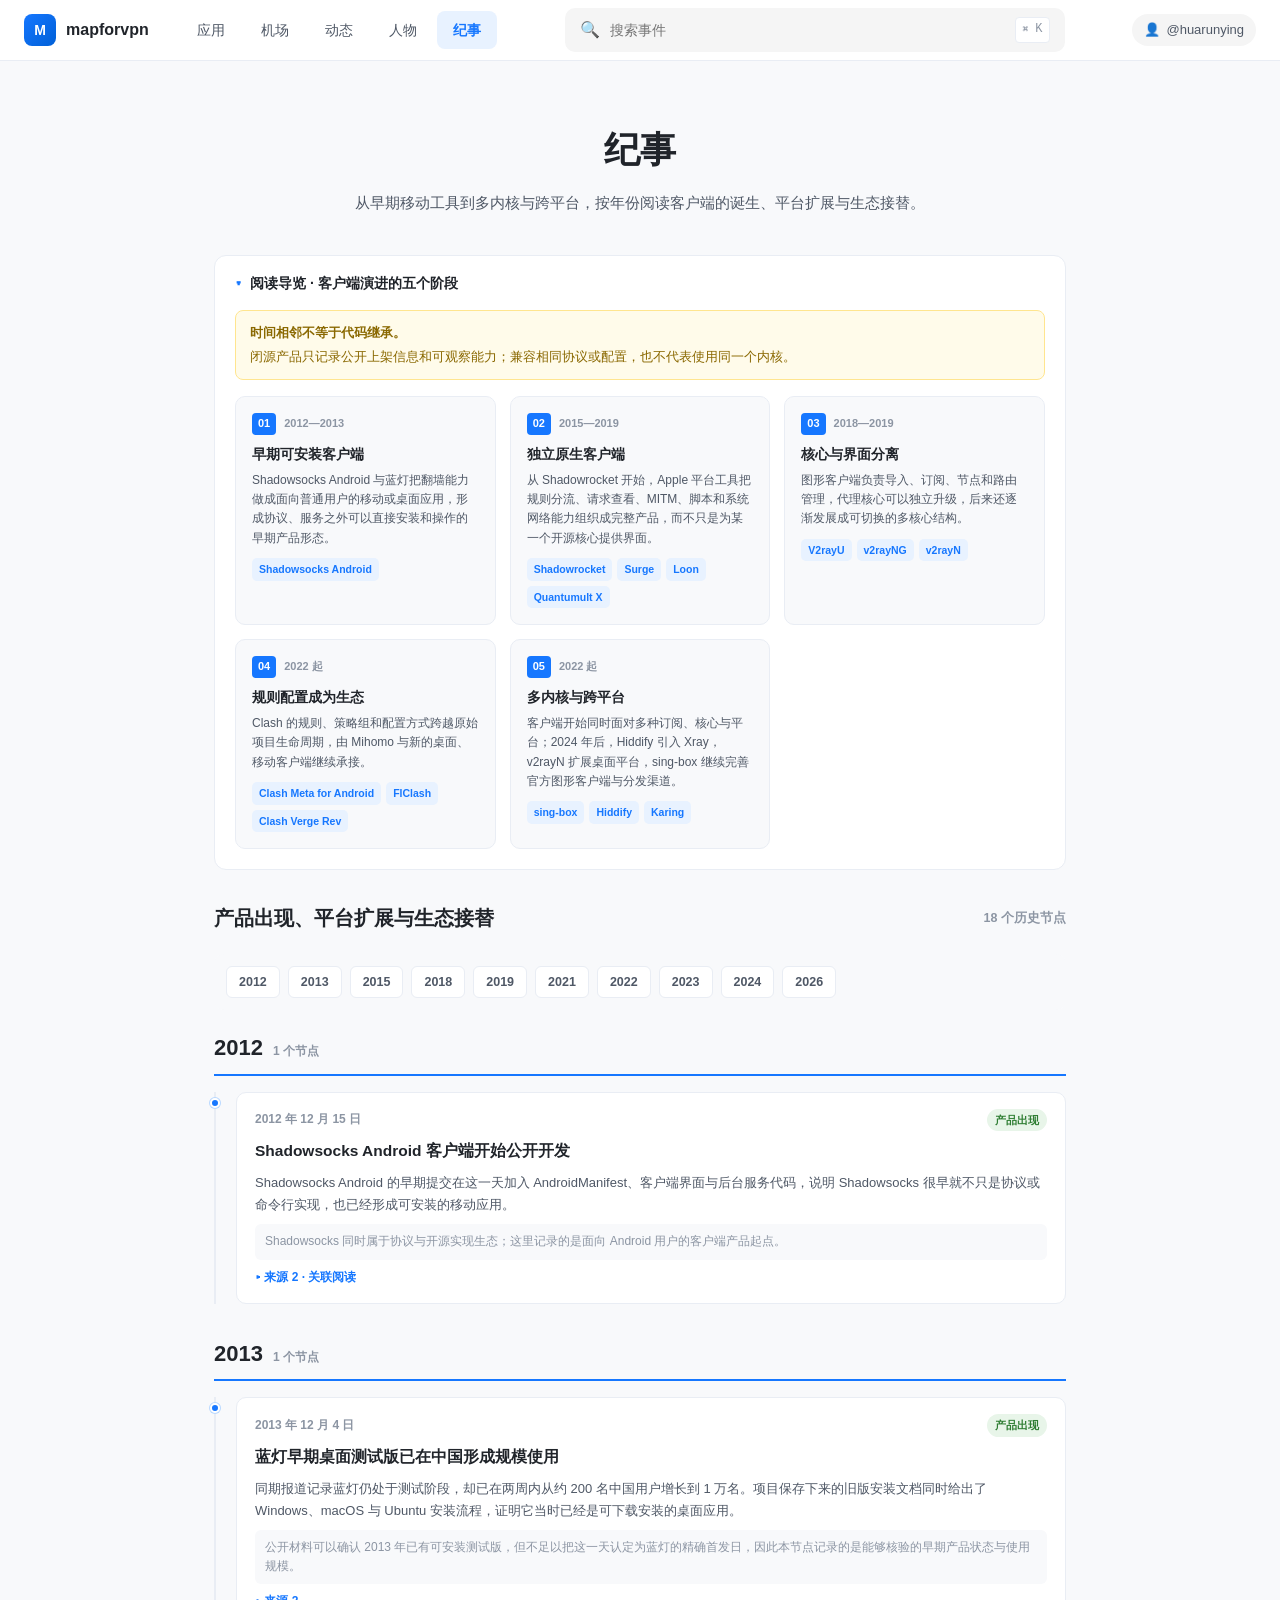
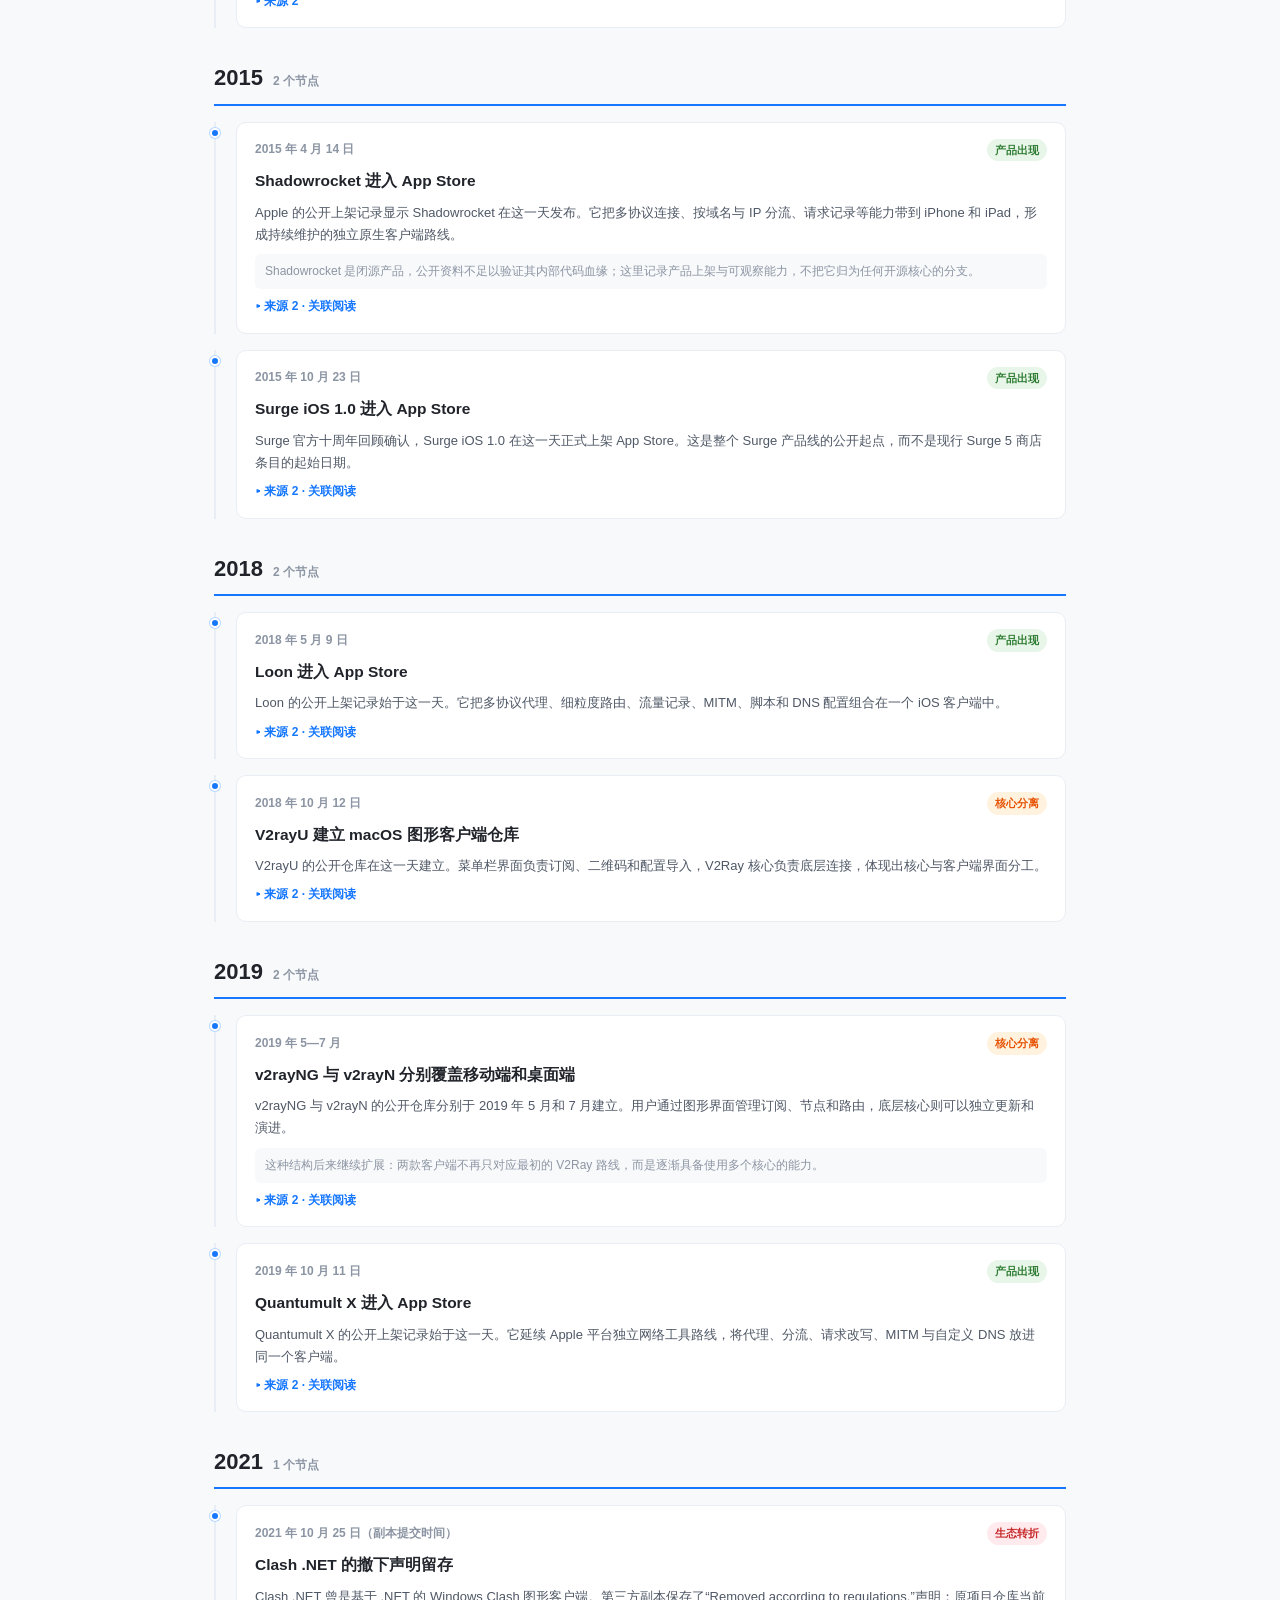
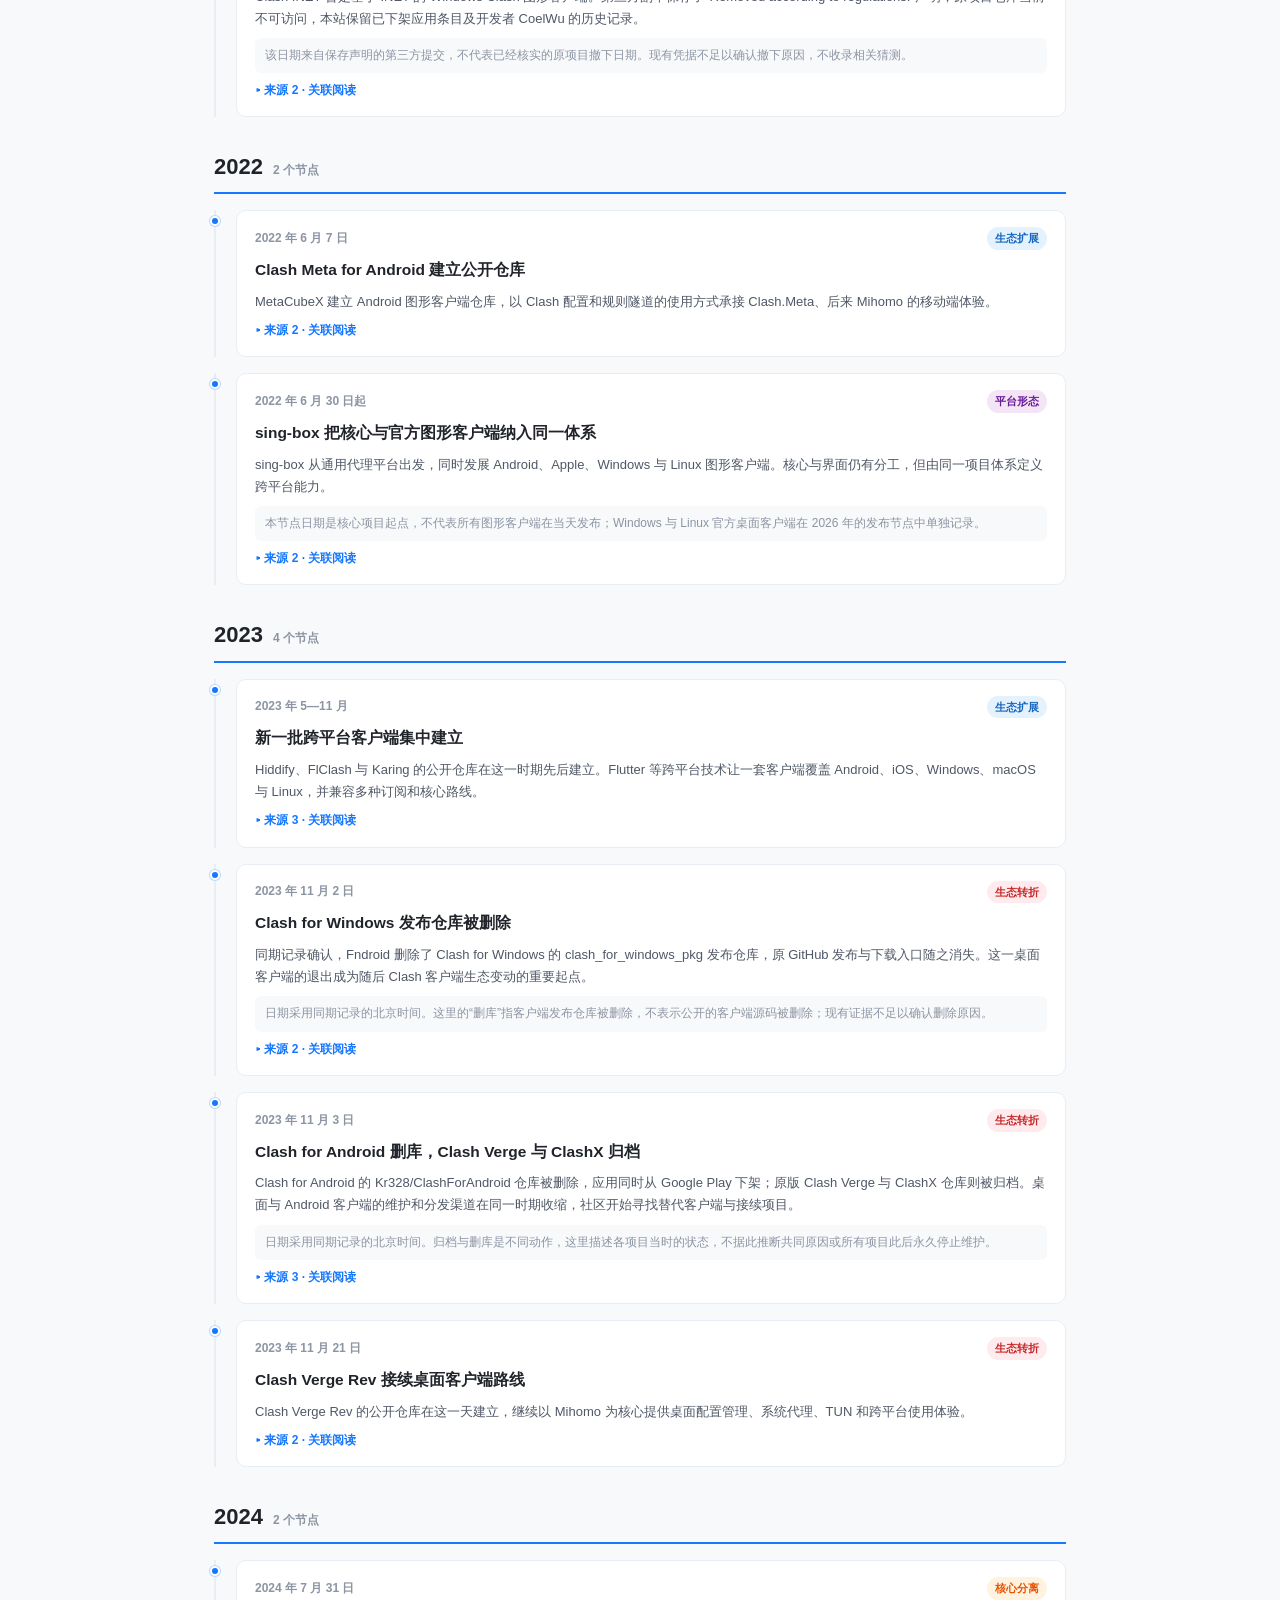
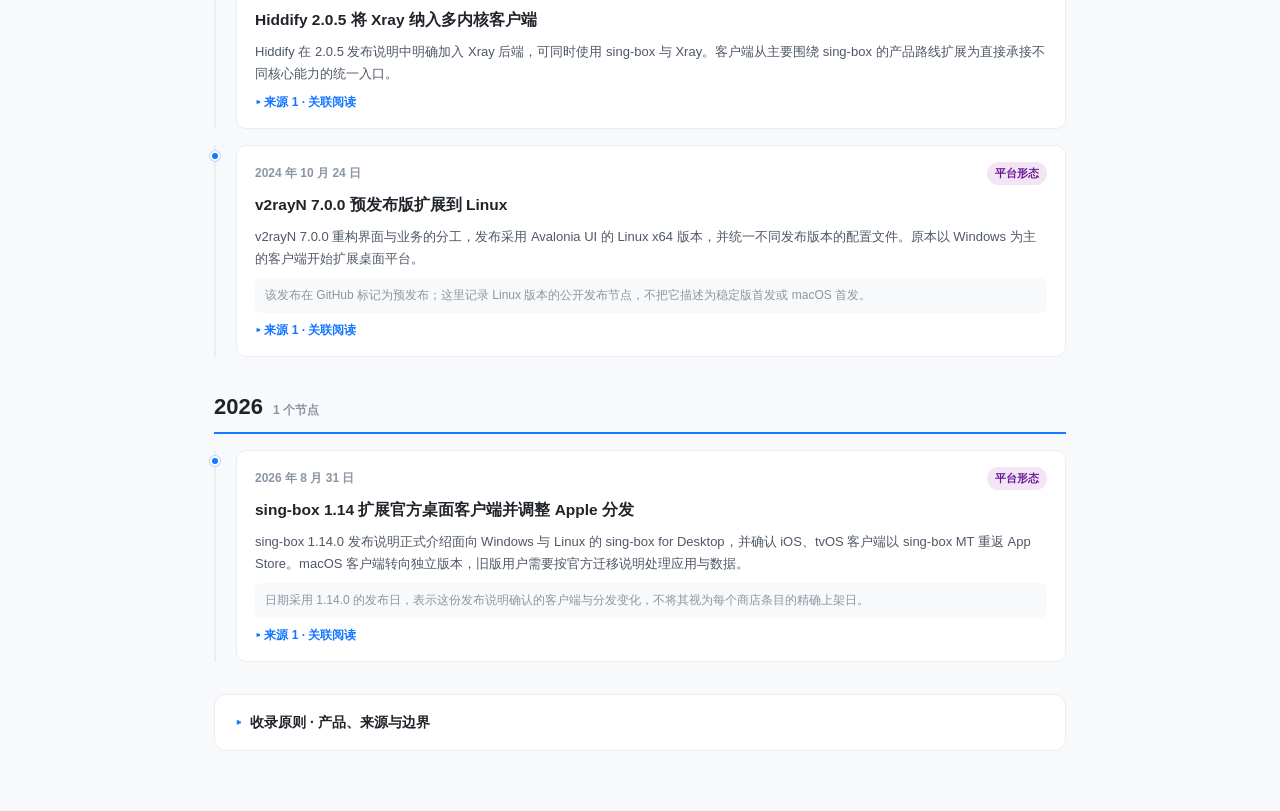
<file: wiki.html>
<!DOCTYPE html>
<html lang="zh-CN">
<head>
<meta charset="UTF-8">
<meta name="viewport" content="width=device-width, initial-scale=1.0">
<title>纪事 · mapforvpn</title>
<meta name="description" content="记录代理客户端从早期移动工具走向多内核、跨平台的产品纪事，梳理 Shadowsocks Android、Surge、v2rayN、Clash 与 sing-box、Hiddify 等代表工具的演进历程。">
<link rel="stylesheet" href="style.css">
</head>
<body>
<!-- 顶部导航 -->
<header class="topbar">
  <div class="topbar-container">
    <div class="topbar-left">
      <a href="index.html" class="brand">
        <div class="brand-logo">M</div>
        <span class="brand-name">mapforvpn</span>
      </a>
      <nav class="nav-tabs">
        <a href="index.html" class="nav-tab">应用</a>
        <a href="airports.html" class="nav-tab">机场</a>
        <a href="feed.html" class="nav-tab">动态</a>
        <a href="people.html" class="nav-tab">人物</a>
        <a href="wiki.html" class="nav-tab active">纪事</a>
      </nav>
    </div>

    <div class="search-wrapper">
      <span class="search-icon">🔍</span>
      <input type="search" id="wikiSearch" placeholder="搜索事件" />
      <kbd class="kbd">⌘ K</kbd>
    </div>

    <div class="topbar-right">
      <a href="#" class="user-badge">
        <span class="user-icon">👤</span>
        <span class="user-name">@huarunying</span>
      </a>
    </div>
  </div>
</header>

<!-- 主内容 -->
<div class="page-content">
  <div class="content-wrapper">
    <div class="page-hero">
      <h1>纪事</h1>
      <p>从早期移动工具到多内核与跨平台，按年份阅读客户端的诞生、平台扩展与生态接替。</p>
    </div>

    <!-- 五阶段概览 -->
    <details class="disclosure" open>
      <summary>阅读导览 · 客户端演进的五个阶段</summary>
      <div class="disclosure-body">
        <div class="stage-legend">
          <strong>时间相邻不等于代码继承。</strong>
          <span>闭源产品只记录公开上架信息和可观察能力；兼容相同协议或配置，也不代表使用同一个内核。</span>
        </div>
        <div class="stage-grid">
      <article class="stage-card">
        <div class="stage-header">
          <span class="stage-num">01</span>
          <span class="stage-period">2012—2013</span>
        </div>
        <h3>早期可安装客户端</h3>
        <p>Shadowsocks Android 与蓝灯把翻墙能力做成面向普通用户的移动或桌面应用，形成协议、服务之外可以直接安装和操作的早期产品形态。</p>
        <div class="stage-apps">
          <span class="stage-app-tag">Shadowsocks Android</span>
        </div>
      </article>
      <article class="stage-card">
        <div class="stage-header">
          <span class="stage-num">02</span>
          <span class="stage-period">2015—2019</span>
        </div>
        <h3>独立原生客户端</h3>
        <p>从 Shadowrocket 开始，Apple 平台工具把规则分流、请求查看、MITM、脚本和系统网络能力组织成完整产品，而不只是为某一个开源核心提供界面。</p>
        <div class="stage-apps">
          <span class="stage-app-tag">Shadowrocket</span><span class="stage-app-tag">Surge</span><span class="stage-app-tag">Loon</span><span class="stage-app-tag">Quantumult X</span>
        </div>
      </article>
      <article class="stage-card">
        <div class="stage-header">
          <span class="stage-num">03</span>
          <span class="stage-period">2018—2019</span>
        </div>
        <h3>核心与界面分离</h3>
        <p>图形客户端负责导入、订阅、节点和路由管理，代理核心可以独立升级，后来还逐渐发展成可切换的多核心结构。</p>
        <div class="stage-apps">
          <span class="stage-app-tag">V2rayU</span><span class="stage-app-tag">v2rayNG</span><span class="stage-app-tag">v2rayN</span>
        </div>
      </article>
      <article class="stage-card">
        <div class="stage-header">
          <span class="stage-num">04</span>
          <span class="stage-period">2022 起</span>
        </div>
        <h3>规则配置成为生态</h3>
        <p>Clash 的规则、策略组和配置方式跨越原始项目生命周期，由 Mihomo 与新的桌面、移动客户端继续承接。</p>
        <div class="stage-apps">
          <span class="stage-app-tag">Clash Meta for Android</span><span class="stage-app-tag">FlClash</span><span class="stage-app-tag">Clash Verge Rev</span>
        </div>
      </article>
      <article class="stage-card">
        <div class="stage-header">
          <span class="stage-num">05</span>
          <span class="stage-period">2022 起</span>
        </div>
        <h3>多内核与跨平台</h3>
        <p>客户端开始同时面对多种订阅、核心与平台；2024 年后，Hiddify 引入 Xray，v2rayN 扩展桌面平台，sing-box 继续完善官方图形客户端与分发渠道。</p>
        <div class="stage-apps">
          <span class="stage-app-tag">sing-box</span><span class="stage-app-tag">Hiddify</span><span class="stage-app-tag">Karing</span>
        </div>
      </article>
        </div>
      </div>
    </details>

    <!-- 时间线 -->
    <section class="timeline-section">
      <div class="timeline-header">
        <h2>产品出现、平台扩展与生态接替</h2>
        <span class="timeline-count">18 个历史节点</span>
      </div>

      <nav class="year-nav">
        <a href="#year-2012">2012</a><a href="#year-2013">2013</a><a href="#year-2015">2015</a><a href="#year-2018">2018</a><a href="#year-2019">2019</a><a href="#year-2021">2021</a><a href="#year-2022">2022</a><a href="#year-2023">2023</a><a href="#year-2024">2024</a><a href="#year-2026">2026</a>
      </nav>

      <div class="timeline-content">
      <section class="year-group" id="year-2012">
        <h3 class="year-heading">2012<span>1 个节点</span></h3>
        <ol class="event-list">
        <li class="event-item" id="shadowsocks-android-client-start">
          <div class="event-marker"></div>
          <div class="event-content">
            <div class="event-header">
              <time>2012 年 12 月 15 日</time>
              <span class="event-category cat-launch">产品出现</span>
            </div>
            <h4>Shadowsocks Android 客户端开始公开开发</h4>
            <p class="event-desc">Shadowsocks Android 的早期提交在这一天加入 AndroidManifest、客户端界面与后台服务代码，说明 Shadowsocks 很早就不只是协议或命令行实现，也已经形成可安装的移动应用。</p>
            <p class="event-context">Shadowsocks 同时属于协议与开源实现生态；这里记录的是面向 Android 用户的客户端产品起点。</p>
            <details class="event-evidence">
              <summary>来源 2 · 关联阅读</summary>
              <div class="event-sources"><a href="https://github.com/shadowsocks/shadowsocks-android/commit/2e0a6fc6f57e1f779db3057aa4023ae4eee253b3" target="_blank" rel="noreferrer">GitHub：Shadowsocks Android 早期客户端提交 ↗</a><a href="https://github.com/shadowsocks/shadowsocks-android" target="_blank" rel="noreferrer">GitHub：Shadowsocks Android ↗</a></div>
              <div class="event-relations"><span class="rel-label">关联</span><div class="rel-pills"><a href="https://huarun.win/history/people/clowwindy" class="rel-pill rel-person">👤 clowwindy</a><a href="https://huarun.win/apps/shadowsocks-android" class="rel-pill rel-app">📱 Shadowsocks Android</a></div></div>
            </details>
          </div>
        </li>
        </ol>
      </section>

      <section class="year-group" id="year-2013">
        <h3 class="year-heading">2013<span>1 个节点</span></h3>
        <ol class="event-list">
        <li class="event-item" id="lantern-early-desktop-beta">
          <div class="event-marker"></div>
          <div class="event-content">
            <div class="event-header">
              <time>2013 年 12 月 4 日</time>
              <span class="event-category cat-launch">产品出现</span>
            </div>
            <h4>蓝灯早期桌面测试版已在中国形成规模使用</h4>
            <p class="event-desc">同期报道记录蓝灯仍处于测试阶段，却已在两周内从约 200 名中国用户增长到 1 万名。项目保存下来的旧版安装文档同时给出了 Windows、macOS 与 Ubuntu 安装流程，证明它当时已经是可下载安装的桌面应用。</p>
            <p class="event-context">公开材料可以确认 2013 年已有可安装测试版，但不足以把这一天认定为蓝灯的精确首发日，因此本节点记录的是能够核验的早期产品状态与使用规模。</p>
            <details class="event-evidence">
              <summary>来源 2</summary>
              <div class="event-sources"><a href="https://www.scmp.com/news/china-insider/article/1372661/use-lantern-software-means-view-banned-websites-grows-china" target="_blank" rel="noreferrer">南华早报：蓝灯测试版在中国的早期使用 ↗</a><a href="https://github.com/getlantern/www.getlantern.org/blob/master/app/docs/_sources/Installing.txt" target="_blank" rel="noreferrer">蓝灯旧版官方文档：桌面系统安装说明 ↗</a></div>
              
            </details>
          </div>
        </li>
        </ol>
      </section>

      <section class="year-group" id="year-2015">
        <h3 class="year-heading">2015<span>2 个节点</span></h3>
        <ol class="event-list">
        <li class="event-item" id="shadowrocket-app-store-launch">
          <div class="event-marker"></div>
          <div class="event-content">
            <div class="event-header">
              <time>2015 年 4 月 14 日</time>
              <span class="event-category cat-launch">产品出现</span>
            </div>
            <h4>Shadowrocket 进入 App Store</h4>
            <p class="event-desc">Apple 的公开上架记录显示 Shadowrocket 在这一天发布。它把多协议连接、按域名与 IP 分流、请求记录等能力带到 iPhone 和 iPad，形成持续维护的独立原生客户端路线。</p>
            <p class="event-context">Shadowrocket 是闭源产品，公开资料不足以验证其内部代码血缘；这里记录产品上架与可观察能力，不把它归为任何开源核心的分支。</p>
            <details class="event-evidence">
              <summary>来源 2 · 关联阅读</summary>
              <div class="event-sources"><a href="https://itunes.apple.com/lookup?id=932747118&country=us" target="_blank" rel="noreferrer">Apple Search API：Shadowrocket 上架记录 ↗</a><a href="https://apps.apple.com/app/shadowrocket/id932747118" target="_blank" rel="noreferrer">App Store：Shadowrocket ↗</a></div>
              <div class="event-relations"><span class="rel-label">关联</span><div class="rel-pills"><a href="https://huarun.win/apps/shadowrocket" class="rel-pill rel-app">📱 Shadowrocket</a></div></div>
            </details>
          </div>
        </li>
        <li class="event-item" id="surge-ios-product-launch">
          <div class="event-marker"></div>
          <div class="event-content">
            <div class="event-header">
              <time>2015 年 10 月 23 日</time>
              <span class="event-category cat-launch">产品出现</span>
            </div>
            <h4>Surge iOS 1.0 进入 App Store</h4>
            <p class="event-desc">Surge 官方十周年回顾确认，Surge iOS 1.0 在这一天正式上架 App Store。这是整个 Surge 产品线的公开起点，而不是现行 Surge 5 商店条目的起始日期。</p>
            
            <details class="event-evidence">
              <summary>来源 2 · 关联阅读</summary>
              <div class="event-sources"><a href="https://t.me/SurgeTestFlightFeed/334" target="_blank" rel="noreferrer">Surge 官方 TestFlight 频道：十周年回顾 ↗</a><a href="https://technode.com/2015/11/24/surge-advanced-proxy-tool-ios-pulled-app-store/" target="_blank" rel="noreferrer">TechNode：2015 年 Surge App Store 报道 ↗</a></div>
              <div class="event-relations"><span class="rel-label">关联</span><div class="rel-pills"><a href="https://huarun.win/history/people/blankwonder" class="rel-pill rel-person">👤 Blankwonder</a><a href="https://huarun.win/apps/surge" class="rel-pill rel-app">📱 Surge</a></div></div>
            </details>
          </div>
        </li>
        </ol>
      </section>

      <section class="year-group" id="year-2018">
        <h3 class="year-heading">2018<span>2 个节点</span></h3>
        <ol class="event-list">
        <li class="event-item" id="loon-app-store-launch">
          <div class="event-marker"></div>
          <div class="event-content">
            <div class="event-header">
              <time>2018 年 5 月 9 日</time>
              <span class="event-category cat-launch">产品出现</span>
            </div>
            <h4>Loon 进入 App Store</h4>
            <p class="event-desc">Loon 的公开上架记录始于这一天。它把多协议代理、细粒度路由、流量记录、MITM、脚本和 DNS 配置组合在一个 iOS 客户端中。</p>
            
            <details class="event-evidence">
              <summary>来源 2 · 关联阅读</summary>
              <div class="event-sources"><a href="https://itunes.apple.com/lookup?id=1373567447&country=us" target="_blank" rel="noreferrer">Apple Search API：Loon 上架记录 ↗</a><a href="https://apps.apple.com/app/loon/id1373567447" target="_blank" rel="noreferrer">App Store：Loon ↗</a></div>
              <div class="event-relations"><span class="rel-label">关联</span><div class="rel-pills"><a href="https://huarun.win/apps/loon" class="rel-pill rel-app">📱 Loon</a></div></div>
            </details>
          </div>
        </li>
        <li class="event-item" id="v2rayu-repository-created">
          <div class="event-marker"></div>
          <div class="event-content">
            <div class="event-header">
              <time>2018 年 10 月 12 日</time>
              <span class="event-category cat-separation">核心分离</span>
            </div>
            <h4>V2rayU 建立 macOS 图形客户端仓库</h4>
            <p class="event-desc">V2rayU 的公开仓库在这一天建立。菜单栏界面负责订阅、二维码和配置导入，V2Ray 核心负责底层连接，体现出核心与客户端界面分工。</p>
            
            <details class="event-evidence">
              <summary>来源 2 · 关联阅读</summary>
              <div class="event-sources"><a href="https://api.github.com/repos/yanue/V2rayU" target="_blank" rel="noreferrer">GitHub API：V2rayU 仓库元数据 ↗</a><a href="https://github.com/yanue/V2rayU" target="_blank" rel="noreferrer">GitHub：V2rayU ↗</a></div>
              <div class="event-relations"><span class="rel-label">关联</span><div class="rel-pills"><a href="https://huarun.win/history/cores#v2ray-initial-commit" class="rel-pill rel-core">⚙️ V2Ray 核心</a><a href="https://huarun.win/history/protocols#vmess-modular-protocol" class="rel-pill rel-protocol">📡 VMess 协议</a><a href="https://huarun.win/apps/v2rayu" class="rel-pill rel-app">📱 V2rayU</a></div></div>
            </details>
          </div>
        </li>
        </ol>
      </section>

      <section class="year-group" id="year-2019">
        <h3 class="year-heading">2019<span>2 个节点</span></h3>
        <ol class="event-list">
        <li class="event-item" id="v2ray-mobile-desktop-clients">
          <div class="event-marker"></div>
          <div class="event-content">
            <div class="event-header">
              <time>2019 年 5—7 月</time>
              <span class="event-category cat-separation">核心分离</span>
            </div>
            <h4>v2rayNG 与 v2rayN 分别覆盖移动端和桌面端</h4>
            <p class="event-desc">v2rayNG 与 v2rayN 的公开仓库分别于 2019 年 5 月和 7 月建立。用户通过图形界面管理订阅、节点和路由，底层核心则可以独立更新和演进。</p>
            <p class="event-context">这种结构后来继续扩展：两款客户端不再只对应最初的 V2Ray 路线，而是逐渐具备使用多个核心的能力。</p>
            <details class="event-evidence">
              <summary>来源 2 · 关联阅读</summary>
              <div class="event-sources"><a href="https://api.github.com/repos/2dust/v2rayNG" target="_blank" rel="noreferrer">GitHub API：v2rayNG 仓库元数据 ↗</a><a href="https://api.github.com/repos/2dust/v2rayN" target="_blank" rel="noreferrer">GitHub API：v2rayN 仓库元数据 ↗</a></div>
              <div class="event-relations"><span class="rel-label">关联</span><div class="rel-pills"><a href="https://huarun.win/history/people/2dust" class="rel-pill rel-person">👤 2dust</a><a href="https://huarun.win/history/cores#v2ray-initial-commit" class="rel-pill rel-core">⚙️ V2Ray 核心</a><a href="https://huarun.win/apps/v2rayng" class="rel-pill rel-app">📱 v2rayNG</a><a href="https://huarun.win/apps/v2rayn" class="rel-pill rel-app">📱 v2rayN</a></div></div>
            </details>
          </div>
        </li>
        <li class="event-item" id="quantumult-x-app-store-launch">
          <div class="event-marker"></div>
          <div class="event-content">
            <div class="event-header">
              <time>2019 年 10 月 11 日</time>
              <span class="event-category cat-launch">产品出现</span>
            </div>
            <h4>Quantumult X 进入 App Store</h4>
            <p class="event-desc">Quantumult X 的公开上架记录始于这一天。它延续 Apple 平台独立网络工具路线，将代理、分流、请求改写、MITM 与自定义 DNS 放进同一个客户端。</p>
            
            <details class="event-evidence">
              <summary>来源 2 · 关联阅读</summary>
              <div class="event-sources"><a href="https://itunes.apple.com/lookup?id=1443988620&country=us" target="_blank" rel="noreferrer">Apple Search API：Quantumult X 上架记录 ↗</a><a href="https://apps.apple.com/app/quantumult-x/id1443988620" target="_blank" rel="noreferrer">App Store：Quantumult X ↗</a></div>
              <div class="event-relations"><span class="rel-label">关联</span><div class="rel-pills"><a href="https://huarun.win/apps/quantumult-x" class="rel-pill rel-app">📱 Quantumult X</a></div></div>
            </details>
          </div>
        </li>
        </ol>
      </section>

      <section class="year-group" id="year-2021">
        <h3 class="year-heading">2021<span>1 个节点</span></h3>
        <ol class="event-list">
        <li class="event-item" id="clash-dotnet-removal-record">
          <div class="event-marker"></div>
          <div class="event-content">
            <div class="event-header">
              <time>2021 年 10 月 25 日（副本提交时间）</time>
              <span class="event-category cat-transition">生态转折</span>
            </div>
            <h4>Clash .NET 的撤下声明留存</h4>
            <p class="event-desc">Clash .NET 曾是基于 .NET 的 Windows Clash 图形客户端。第三方副本保存了“Removed according to regulations.”声明；原项目仓库当前不可访问，本站保留已下架应用条目及开发者 CoelWu 的历史记录。</p>
            <p class="event-context">该日期来自保存声明的第三方提交，不代表已经核实的原项目撤下日期。现有凭据不足以确认撤下原因，不收录相关猜测。</p>
            <details class="event-evidence">
              <summary>来源 2 · 关联阅读</summary>
              <div class="event-sources"><a href="https://github.com/qidd2021/ClashDotNetFramework/commit/af41475228c837b6f70007b505f9a58481238761" target="_blank" rel="noreferrer">撤下声明副本及提交时间 ↗</a><a href="https://github.com/Sherman-Liu/ClashDotNetFramework/blob/7b685fe15eff318e4203426732a3d28ada158b56/README.md" target="_blank" rel="noreferrer">历史产品说明（保留的原始提交） ↗</a></div>
              <div class="event-relations"><span class="rel-label">关联</span><div class="rel-pills"><a href="https://huarun.win/history/people/coelwu" class="rel-pill rel-person">👤 CoelWu</a><a href="https://huarun.win/apps/clash-net" class="rel-pill rel-app">📱 Clash .NET</a></div></div>
            </details>
          </div>
        </li>
        </ol>
      </section>

      <section class="year-group" id="year-2022">
        <h3 class="year-heading">2022<span>2 个节点</span></h3>
        <ol class="event-list">
        <li class="event-item" id="clash-meta-for-android-created">
          <div class="event-marker"></div>
          <div class="event-content">
            <div class="event-header">
              <time>2022 年 6 月 7 日</time>
              <span class="event-category cat-ecosystem">生态扩展</span>
            </div>
            <h4>Clash Meta for Android 建立公开仓库</h4>
            <p class="event-desc">MetaCubeX 建立 Android 图形客户端仓库，以 Clash 配置和规则隧道的使用方式承接 Clash.Meta、后来 Mihomo 的移动端体验。</p>
            
            <details class="event-evidence">
              <summary>来源 2 · 关联阅读</summary>
              <div class="event-sources"><a href="https://api.github.com/repos/MetaCubeX/ClashMetaForAndroid" target="_blank" rel="noreferrer">GitHub API：Clash Meta for Android 仓库元数据 ↗</a><a href="https://github.com/MetaCubeX/ClashMetaForAndroid" target="_blank" rel="noreferrer">GitHub：Clash Meta for Android ↗</a></div>
              <div class="event-relations"><span class="rel-label">关联</span><div class="rel-pills"><a href="https://huarun.win/history/people/wwqgtxx" class="rel-pill rel-person">👤 wwqgtxx</a><a href="https://huarun.win/history/people/dreamacro" class="rel-pill rel-person">👤 Dreamacro</a><a href="https://huarun.win/history/cores#clash-public-release" class="rel-pill rel-core">⚙️ Clash 核心</a><a href="https://huarun.win/history/cores#mihomo-1-18-release" class="rel-pill rel-core">⚙️ Mihomo 核心</a><a href="https://huarun.win/apps/clash-meta-for-android" class="rel-pill rel-app">📱 Clash Meta for Android</a></div></div>
            </details>
          </div>
        </li>
        <li class="event-item" id="sing-box-graphical-clients">
          <div class="event-marker"></div>
          <div class="event-content">
            <div class="event-header">
              <time>2022 年 6 月 30 日起</time>
              <span class="event-category cat-platform">平台形态</span>
            </div>
            <h4>sing-box 把核心与官方图形客户端纳入同一体系</h4>
            <p class="event-desc">sing-box 从通用代理平台出发，同时发展 Android、Apple、Windows 与 Linux 图形客户端。核心与界面仍有分工，但由同一项目体系定义跨平台能力。</p>
            <p class="event-context">本节点日期是核心项目起点，不代表所有图形客户端在当天发布；Windows 与 Linux 官方桌面客户端在 2026 年的发布节点中单独记录。</p>
            <details class="event-evidence">
              <summary>来源 2 · 关联阅读</summary>
              <div class="event-sources"><a href="https://github.com/SagerNet/sing-box/commit/60691819b1b59742d685f75f51aefa371cb31b02" target="_blank" rel="noreferrer">GitHub：sing-box 初始提交 ↗</a><a href="https://sing-box.sagernet.org/clients/" target="_blank" rel="noreferrer">sing-box 官方图形客户端文档 ↗</a></div>
              <div class="event-relations"><span class="rel-label">关联</span><div class="rel-pills"><a href="https://huarun.win/history/people/nekohasekai" class="rel-pill rel-person">👤 nekohasekai</a><a href="https://huarun.win/history/cores#sing-box-initial-commit" class="rel-pill rel-core">⚙️ sing-box 核心</a><a href="https://huarun.win/apps/sing-box" class="rel-pill rel-app">📱 sing-box</a></div></div>
            </details>
          </div>
        </li>
        </ol>
      </section>

      <section class="year-group" id="year-2023">
        <h3 class="year-heading">2023<span>4 个节点</span></h3>
        <ol class="event-list">
        <li class="event-item" id="cross-platform-client-wave">
          <div class="event-marker"></div>
          <div class="event-content">
            <div class="event-header">
              <time>2023 年 5—11 月</time>
              <span class="event-category cat-ecosystem">生态扩展</span>
            </div>
            <h4>新一批跨平台客户端集中建立</h4>
            <p class="event-desc">Hiddify、FlClash 与 Karing 的公开仓库在这一时期先后建立。Flutter 等跨平台技术让一套客户端覆盖 Android、iOS、Windows、macOS 与 Linux，并兼容多种订阅和核心路线。</p>
            
            <details class="event-evidence">
              <summary>来源 3 · 关联阅读</summary>
              <div class="event-sources"><a href="https://api.github.com/repos/hiddify/hiddify-app" target="_blank" rel="noreferrer">GitHub API：Hiddify 仓库元数据 ↗</a><a href="https://api.github.com/repos/chen08209/FlClash" target="_blank" rel="noreferrer">GitHub API：FlClash 仓库元数据 ↗</a><a href="https://api.github.com/repos/KaringX/karing" target="_blank" rel="noreferrer">GitHub API：Karing 仓库元数据 ↗</a></div>
              <div class="event-relations"><span class="rel-label">关联</span><div class="rel-pills"><a href="https://huarun.win/apps/hiddify" class="rel-pill rel-app">📱 Hiddify</a><a href="https://huarun.win/apps/flclash" class="rel-pill rel-app">📱 FlClash</a><a href="https://huarun.win/apps/karing" class="rel-pill rel-app">📱 Karing</a></div></div>
            </details>
          </div>
        </li>
        <li class="event-item" id="clash-for-windows-repository-deleted">
          <div class="event-marker"></div>
          <div class="event-content">
            <div class="event-header">
              <time>2023 年 11 月 2 日</time>
              <span class="event-category cat-transition">生态转折</span>
            </div>
            <h4>Clash for Windows 发布仓库被删除</h4>
            <p class="event-desc">同期记录确认，Fndroid 删除了 Clash for Windows 的 clash_for_windows_pkg 发布仓库，原 GitHub 发布与下载入口随之消失。这一桌面客户端的退出成为随后 Clash 客户端生态变动的重要起点。</p>
            <p class="event-context">日期采用同期记录的北京时间。这里的“删库”指客户端发布仓库被删除，不表示公开的客户端源码被删除；现有证据不足以确认删除原因。</p>
            <details class="event-evidence">
              <summary>来源 2 · 关联阅读</summary>
              <div class="event-sources"><a href="https://github.com/net4people/bbs/issues/303" target="_blank" rel="noreferrer">net4people/bbs：Clash for Windows 删库的同期记录 ↗</a><a href="https://web.archive.org/web/20231102082223/https://github.com/Fndroid/clash_for_windows_pkg" target="_blank" rel="noreferrer">Internet Archive：Clash for Windows 原发布仓库存档 ↗</a></div>
              <div class="event-relations"><span class="rel-label">关联</span><div class="rel-pills"><a href="https://huarun.win/history/people/fndroid" class="rel-pill rel-person">👤 Fndroid</a><a href="https://huarun.win/history/people/dreamacro" class="rel-pill rel-person">👤 Dreamacro</a><a href="https://huarun.win/history/cores#clash-repositories-change" class="rel-pill rel-core">⚙️ Clash 核心删库</a></div></div>
            </details>
          </div>
        </li>
        <li class="event-item" id="clash-client-ecosystem-change">
          <div class="event-marker"></div>
          <div class="event-content">
            <div class="event-header">
              <time>2023 年 11 月 3 日</time>
              <span class="event-category cat-transition">生态转折</span>
            </div>
            <h4>Clash for Android 删库，Clash Verge 与 ClashX 归档</h4>
            <p class="event-desc">Clash for Android 的 Kr328/ClashForAndroid 仓库被删除，应用同时从 Google Play 下架；原版 Clash Verge 与 ClashX 仓库则被归档。桌面与 Android 客户端的维护和分发渠道在同一时期收缩，社区开始寻找替代客户端与接续项目。</p>
            <p class="event-context">日期采用同期记录的北京时间。归档与删库是不同动作，这里描述各项目当时的状态，不据此推断共同原因或所有项目此后永久停止维护。</p>
            <details class="event-evidence">
              <summary>来源 3 · 关联阅读</summary>
              <div class="event-sources"><a href="https://github.com/net4people/bbs/issues/303" target="_blank" rel="noreferrer">net4people/bbs：2023 年 11 月项目变动汇总 ↗</a><a href="https://web.archive.org/web/20231103071433/https://github.com/Kr328/ClashForAndroid" target="_blank" rel="noreferrer">Internet Archive：Clash for Android 原仓库存档 ↗</a><a href="https://github.com/zzzgydi/clash-verge" target="_blank" rel="noreferrer">GitHub：原版 Clash Verge 的归档日期 ↗</a></div>
              <div class="event-relations"><span class="rel-label">关联</span><div class="rel-pills"><a href="https://huarun.win/history/people/kr328" class="rel-pill rel-person">👤 Kr328</a><a href="https://huarun.win/history/people/yichengchen" class="rel-pill rel-person">👤 yichengchen</a><a href="https://huarun.win/history/people/dreamacro" class="rel-pill rel-person">👤 Dreamacro</a><a href="https://huarun.win/history/cores#clash-repositories-change" class="rel-pill rel-core">⚙️ Clash 核心删库</a></div></div>
            </details>
          </div>
        </li>
        <li class="event-item" id="clash-verge-rev-created">
          <div class="event-marker"></div>
          <div class="event-content">
            <div class="event-header">
              <time>2023 年 11 月 21 日</time>
              <span class="event-category cat-transition">生态转折</span>
            </div>
            <h4>Clash Verge Rev 接续桌面客户端路线</h4>
            <p class="event-desc">Clash Verge Rev 的公开仓库在这一天建立，继续以 Mihomo 为核心提供桌面配置管理、系统代理、TUN 和跨平台使用体验。</p>
            
            <details class="event-evidence">
              <summary>来源 2 · 关联阅读</summary>
              <div class="event-sources"><a href="https://api.github.com/repos/clash-verge-rev/clash-verge-rev" target="_blank" rel="noreferrer">GitHub API：Clash Verge Rev 仓库元数据 ↗</a><a href="https://github.com/clash-verge-rev/clash-verge-rev" target="_blank" rel="noreferrer">GitHub：Clash Verge Rev ↗</a></div>
              <div class="event-relations"><span class="rel-label">关联</span><div class="rel-pills"><a href="https://huarun.win/history/people/wwqgtxx" class="rel-pill rel-person">👤 wwqgtxx</a><a href="https://huarun.win/history/cores#mihomo-1-18-release" class="rel-pill rel-core">⚙️ Mihomo 核心</a><a href="https://huarun.win/apps/clash-verge-rev" class="rel-pill rel-app">📱 Clash Verge Rev</a></div></div>
            </details>
          </div>
        </li>
        </ol>
      </section>

      <section class="year-group" id="year-2024">
        <h3 class="year-heading">2024<span>2 个节点</span></h3>
        <ol class="event-list">
        <li class="event-item" id="hiddify-2-xray-core">
          <div class="event-marker"></div>
          <div class="event-content">
            <div class="event-header">
              <time>2024 年 7 月 31 日</time>
              <span class="event-category cat-separation">核心分离</span>
            </div>
            <h4>Hiddify 2.0.5 将 Xray 纳入多内核客户端</h4>
            <p class="event-desc">Hiddify 在 2.0.5 发布说明中明确加入 Xray 后端，可同时使用 sing-box 与 Xray。客户端从主要围绕 sing-box 的产品路线扩展为直接承接不同核心能力的统一入口。</p>
            
            <details class="event-evidence">
              <summary>来源 1 · 关联阅读</summary>
              <div class="event-sources"><a href="https://github.com/hiddify/hiddify-app/releases/tag/v2.0.5" target="_blank" rel="noreferrer">Hiddify 官方发布：v2.0.5 ↗</a></div>
              <div class="event-relations"><span class="rel-label">关联</span><div class="rel-pills"><a href="https://huarun.win/history/people/rprx" class="rel-pill rel-person">👤 RPRX</a><a href="https://huarun.win/history/people/nekohasekai" class="rel-pill rel-person">👤 nekohasekai</a><a href="https://huarun.win/history/cores#xray-core-fork" class="rel-pill rel-core">⚙️ Xray 核心</a><a href="https://huarun.win/history/cores#sing-box-initial-commit" class="rel-pill rel-core">⚙️ sing-box 核心</a><a href="https://huarun.win/history/protocols#vless-preview" class="rel-pill rel-protocol">📡 VLESS 协议</a><a href="https://huarun.win/apps/hiddify" class="rel-pill rel-app">📱 Hiddify</a></div></div>
            </details>
          </div>
        </li>
        <li class="event-item" id="v2rayn-7-linux-preview">
          <div class="event-marker"></div>
          <div class="event-content">
            <div class="event-header">
              <time>2024 年 10 月 24 日</time>
              <span class="event-category cat-platform">平台形态</span>
            </div>
            <h4>v2rayN 7.0.0 预发布版扩展到 Linux</h4>
            <p class="event-desc">v2rayN 7.0.0 重构界面与业务的分工，发布采用 Avalonia UI 的 Linux x64 版本，并统一不同发布版本的配置文件。原本以 Windows 为主的客户端开始扩展桌面平台。</p>
            <p class="event-context">该发布在 GitHub 标记为预发布；这里记录 Linux 版本的公开发布节点，不把它描述为稳定版首发或 macOS 首发。</p>
            <details class="event-evidence">
              <summary>来源 1 · 关联阅读</summary>
              <div class="event-sources"><a href="https://github.com/2dust/v2rayN/releases/tag/7.0.0" target="_blank" rel="noreferrer">v2rayN 官方预发布：7.0.0 ↗</a></div>
              <div class="event-relations"><span class="rel-label">关联</span><div class="rel-pills"><a href="https://huarun.win/history/people/2dust" class="rel-pill rel-person">👤 2dust</a><a href="https://huarun.win/apps/v2rayn" class="rel-pill rel-app">📱 v2rayN</a></div></div>
            </details>
          </div>
        </li>
        </ol>
      </section>

      <section class="year-group" id="year-2026">
        <h3 class="year-heading">2026<span>1 个节点</span></h3>
        <ol class="event-list">
        <li class="event-item" id="sing-box-1-14-desktop-apple-distribution">
          <div class="event-marker"></div>
          <div class="event-content">
            <div class="event-header">
              <time>2026 年 8 月 31 日</time>
              <span class="event-category cat-platform">平台形态</span>
            </div>
            <h4>sing-box 1.14 扩展官方桌面客户端并调整 Apple 分发</h4>
            <p class="event-desc">sing-box 1.14.0 发布说明正式介绍面向 Windows 与 Linux 的 sing-box for Desktop，并确认 iOS、tvOS 客户端以 sing-box MT 重返 App Store。macOS 客户端转向独立版本，旧版用户需要按官方迁移说明处理应用与数据。</p>
            <p class="event-context">日期采用 1.14.0 的发布日，表示这份发布说明确认的客户端与分发变化，不将其视为每个商店条目的精确上架日。</p>
            <details class="event-evidence">
              <summary>来源 1 · 关联阅读</summary>
              <div class="event-sources"><a href="https://github.com/SagerNet/sing-box/releases/tag/v1.14.0" target="_blank" rel="noreferrer">sing-box 官方发布：v1.14.0 ↗</a></div>
              <div class="event-relations"><span class="rel-label">关联</span><div class="rel-pills"><a href="https://huarun.win/history/people/nekohasekai" class="rel-pill rel-person">👤 nekohasekai</a><a href="https://huarun.win/history/cores#sing-box-initial-commit" class="rel-pill rel-core">⚙️ sing-box 核心</a><a href="https://huarun.win/history/cores#sing-box-1-14-desktop-distribution" class="rel-pill rel-core">⚙️ sing-box 桌面分发</a><a href="https://huarun.win/apps/sing-box" class="rel-pill rel-app">📱 sing-box</a></div></div>
            </details>
          </div>
        </li>
        </ol>
      </section>
      </div>
    </section>

    <!-- 收录原则 -->
    <details class="disclosure">
      <summary>收录原则 · 产品、来源与边界</summary>
      <div class="disclosure-body">
        <p class="method-scope">这里只记录客户端产品本身的变化。仅收录产品诞生或终止、主要平台扩展、核心路线变化与生态接替等历史节点。常规功能、性能优化、缺陷修复与安装包调整不单独成条。</p>
        <div class="method-grid">
          <div class="method-item">
            <h3>公开记录优先</h3>
            <p>上架与建仓时间优先引用应用商店、官方网站和项目仓库。</p>
          </div>
          <div class="method-item">
            <h3>不推断闭源血缘</h3>
            <p>功能或配置相似不等于共享代码；无法验证时不标记内核来源。</p>
          </div>
          <div class="method-item">
            <h3>保留版本边界</h3>
            <p>旧产品线无法由现行商店条目证明时，会明确标注证据范围。</p>
          </div>
        </div>
      </div>
    </details>
  </div>
</div>

<script>
// 搜索过滤
document.getElementById('wikiSearch').addEventListener('input', e => {
  const q = e.target.value.trim().toLowerCase();
  document.querySelectorAll('.event-item').forEach(item => {
    const text = item.textContent.toLowerCase();
    item.style.display = !q || text.includes(q) ? '' : 'none';
  });
});
</script>

<style>
.page-content {
  max-width: 900px;
  margin: 0 auto;
  padding: 40px 24px 60px;
}

.content-wrapper {
  display: flex;
  flex-direction: column;
  gap: 32px;
}

.page-hero {
  text-align: center;
  padding: 20px 20px 8px;
}

.page-hero h1 {
  font-size: 36px;
  font-weight: 700;
  color: var(--ink);
  margin-bottom: 12px;
}

.page-hero p {
  font-size: 15px;
  color: var(--text);
  max-width: 600px;
  margin: 0 auto;
}

/* 折叠面板 */
.disclosure {
  border: 1px solid var(--line);
  border-radius: 12px;
  background: white;
  overflow: hidden;
}

.disclosure summary {
  padding: 16px 20px;
  font-size: 14px;
  font-weight: 700;
  color: var(--ink);
  cursor: pointer;
  list-style: none;
  display: flex;
  align-items: center;
  gap: 8px;
}

.disclosure summary::before {
  content: '▸';
  color: var(--blue);
  transition: transform 0.2s;
}

.disclosure[open] summary::before {
  transform: rotate(90deg);
}

.disclosure summary::-webkit-details-marker {
  display: none;
}

.disclosure-body {
  padding: 0 20px 20px;
}

/* 五阶段 */
.stage-legend {
  padding: 12px 14px;
  background: #fffbea;
  border: 1px solid #ffe58f;
  border-radius: 8px;
  font-size: 12.5px;
  color: #8a6800;
  margin-bottom: 16px;
  line-height: 1.6;
}

.stage-legend strong {
  display: block;
  margin-bottom: 4px;
}

.stage-grid {
  display: grid;
  grid-template-columns: repeat(auto-fill, minmax(260px, 1fr));
  gap: 14px;
}

.stage-card {
  padding: 16px;
  background: #f8f9fb;
  border: 1px solid var(--line);
  border-radius: 10px;
}

.stage-header {
  display: flex;
  align-items: center;
  gap: 8px;
  margin-bottom: 8px;
}

.stage-num {
  font-size: 11px;
  font-weight: 800;
  color: white;
  background: var(--blue);
  padding: 2px 6px;
  border-radius: 4px;
}

.stage-period {
  font-size: 11px;
  color: var(--muted);
  font-weight: 600;
}

.stage-card h3 {
  font-size: 14px;
  font-weight: 700;
  color: var(--ink);
  margin-bottom: 6px;
}

.stage-card p {
  font-size: 12px;
  color: var(--text);
  line-height: 1.6;
  margin-bottom: 10px;
}

.stage-apps {
  display: flex;
  flex-wrap: wrap;
  gap: 5px;
}

.stage-app-tag {
  font-size: 10.5px;
  padding: 3px 7px;
  border-radius: 5px;
  background: var(--blue-soft);
  color: var(--blue);
  font-weight: 600;
}

/* 时间线区域 */
.timeline-section {
  display: flex;
  flex-direction: column;
  gap: 20px;
}

.timeline-header {
  display: flex;
  align-items: center;
  justify-content: space-between;
}

.timeline-header h2 {
  font-size: 20px;
  font-weight: 700;
  color: var(--ink);
}

.timeline-count {
  font-size: 12.5px;
  color: var(--muted);
  font-weight: 600;
}

.year-nav {
  display: flex;
  flex-wrap: wrap;
  gap: 8px;
  padding: 12px;
  background: #f8f9fb;
  border-radius: 10px;
}

.year-nav a {
  padding: 5px 12px;
  border-radius: 6px;
  background: white;
  border: 1px solid var(--line);
  font-size: 12.5px;
  font-weight: 600;
  color: var(--text);
  text-decoration: none;
}

.year-nav a:hover {
  border-color: var(--blue-line);
  color: var(--blue);
}

.timeline-content {
  display: flex;
  flex-direction: column;
  gap: 32px;
}

.year-group {
  scroll-margin-top: 80px;
}

.year-heading {
  display: flex;
  align-items: baseline;
  gap: 10px;
  font-size: 22px;
  font-weight: 800;
  color: var(--ink);
  margin-bottom: 16px;
  padding-bottom: 8px;
  border-bottom: 2px solid var(--blue);
}

.year-heading span {
  font-size: 12px;
  font-weight: 600;
  color: var(--muted);
}

.event-list {
  list-style: none;
  padding: 0;
  margin: 0;
  display: flex;
  flex-direction: column;
  gap: 16px;
}

.event-item {
  position: relative;
  padding-left: 20px;
  border-left: 2px solid var(--line);
}

.event-marker {
  position: absolute;
  left: -6px;
  top: 6px;
  width: 10px;
  height: 10px;
  border-radius: 50%;
  background: var(--blue);
  border: 2px solid white;
  box-shadow: 0 0 0 1px var(--blue-line);
}

.event-content {
  padding: 16px 18px;
  background: white;
  border: 1px solid var(--line);
  border-radius: 10px;
}

.event-header {
  display: flex;
  align-items: center;
  justify-content: space-between;
  gap: 10px;
  margin-bottom: 8px;
  flex-wrap: wrap;
}

.event-header time {
  font-size: 12px;
  color: var(--muted);
  font-weight: 600;
}

.event-category {
  font-size: 10.5px;
  font-weight: 700;
  padding: 3px 8px;
  border-radius: 12px;
}

.cat-launch { background: #e8f5e9; color: #2e7d32; }
.cat-separation { background: #fff3e0; color: #e65100; }
.cat-transition { background: #ffebee; color: #c62828; }
.cat-ecosystem { background: #e3f2fd; color: #1565c0; }
.cat-platform { background: #f3e5f5; color: #6a1b9a; }

.event-content h4 {
  font-size: 15.5px;
  font-weight: 700;
  color: var(--ink);
  margin-bottom: 8px;
}

.event-desc {
  font-size: 13px;
  color: var(--text);
  line-height: 1.7;
  margin-bottom: 8px;
}

.event-context {
  font-size: 12px;
  color: var(--muted);
  line-height: 1.6;
  padding: 8px 10px;
  background: #f8f9fb;
  border-radius: 6px;
  margin-bottom: 8px;
}

.event-evidence summary {
  font-size: 12px;
  color: var(--blue);
  font-weight: 600;
  cursor: pointer;
  list-style: none;
}

.event-evidence summary::-webkit-details-marker {
  display: none;
}

.event-evidence summary::before {
  content: '▸ ';
}

.event-evidence[open] summary::before {
  content: '▾ ';
}

.event-sources {
  display: flex;
  flex-direction: column;
  gap: 4px;
  margin-top: 8px;
}

.event-sources a {
  font-size: 11.5px;
  color: var(--blue);
  text-decoration: none;
}

.event-sources a:hover {
  text-decoration: underline;
}

.event-relations {
  margin-top: 10px;
  display: flex;
  align-items: flex-start;
  gap: 8px;
  flex-wrap: wrap;
}

.rel-label {
  font-size: 11px;
  color: var(--muted);
  font-weight: 600;
  padding-top: 4px;
}

.rel-pills {
  display: flex;
  flex-wrap: wrap;
  gap: 6px;
}

.rel-pill {
  display: inline-flex;
  align-items: center;
  gap: 4px;
  padding: 3px 9px;
  border-radius: 12px;
  font-size: 11px;
  font-weight: 600;
  text-decoration: none;
}

.rel-person { background: #fce4ec; color: #ad1457; }
.rel-core { background: #eef0ff; color: #4338ca; }
.rel-protocol { background: #fff0e8; color: #c2540a; }
.rel-app { background: var(--blue-soft); color: var(--blue); }

/* 收录原则 */
.method-scope {
  font-size: 13px;
  color: var(--text);
  line-height: 1.7;
  margin-bottom: 16px;
}

.method-grid {
  display: grid;
  grid-template-columns: repeat(auto-fill, minmax(200px, 1fr));
  gap: 14px;
}

.method-item h3 {
  font-size: 13px;
  font-weight: 700;
  color: var(--ink);
  margin-bottom: 6px;
}

.method-item p {
  font-size: 12px;
  color: var(--text);
  line-height: 1.6;
}

@media (max-width: 640px) {
  .page-hero h1 {
    font-size: 28px;
  }

  .stage-grid,
  .method-grid {
    grid-template-columns: 1fr;
  }

  .timeline-header {
    flex-direction: column;
    align-items: flex-start;
    gap: 6px;
  }
}
</style>
</body>
</html>
</file>
<file: style.css>
:root {
  --blue: #1677ff;
  --blue-soft: #e8f2ff;
  --blue-line: #b9d8ff;
  --green: #15965b;
  --ink: #20242a;
  --text: #4f5866;
  --muted: #8c95a3;
  --line: #e9edf4;
  --panel: rgba(255, 255, 255, .9);
  --white: #fff;
  --shadow: 0 2px 8px rgba(0, 0, 0, 0.08);
}

* { box-sizing: border-box; margin: 0; padding: 0; }

body {
  font-family: -apple-system, BlinkMacSystemFont, "Segoe UI", "Noto Sans SC", "PingFang SC", "Hiragino Sans GB", "Microsoft YaHei", sans-serif;
  background: #f8f9fb;
  color: var(--ink);
  line-height: 1.6;
}

/* 顶部导航栏 */
.topbar {
  position: sticky;
  top: 0;
  z-index: 100;
  background: var(--white);
  border-bottom: 1px solid var(--line);
  backdrop-filter: blur(10px);
}

.topbar-container {
  max-width: 1600px;
  margin: 0 auto;
  padding: 0 24px;
  height: 60px;
  display: flex;
  align-items: center;
  justify-content: space-between;
  gap: 24px;
}

.topbar-left {
  display: flex;
  align-items: center;
  gap: 32px;
}

.brand {
  display: flex;
  align-items: center;
  gap: 10px;
  text-decoration: none;
  font-weight: 700;
  font-size: 16px;
  color: var(--ink);
}

.brand-logo {
  width: 32px;
  height: 32px;
  border-radius: 8px;
  background: linear-gradient(135deg, var(--blue), #0060d7);
  color: white;
  display: grid;
  place-items: center;
  font-weight: 900;
  font-size: 14px;
}

.nav-tabs {
  display: flex;
  gap: 4px;
}

.nav-tab {
  padding: 8px 16px;
  border-radius: 8px;
  text-decoration: none;
  color: var(--text);
  font-size: 14px;
  font-weight: 500;
  transition: all 0.2s;
}

.nav-tab:hover {
  background: #f5f5f5;
  color: var(--ink);
}

.nav-tab.active {
  background: var(--blue-soft);
  color: var(--blue);
  font-weight: 600;
}

.search-wrapper {
  flex: 1;
  max-width: 500px;
  display: flex;
  align-items: center;
  gap: 10px;
  padding: 8px 14px;
  background: #f5f5f5;
  border-radius: 10px;
  border: 1px solid transparent;
  transition: all 0.2s;
}

.search-wrapper:focus-within {
  background: white;
  border-color: var(--blue);
  box-shadow: 0 0 0 3px var(--blue-soft);
}

.search-icon {
  font-size: 16px;
}

.search-wrapper input {
  flex: 1;
  border: none;
  background: none;
  outline: none;
  font-size: 14px;
  color: var(--ink);
}

.kbd {
  padding: 2px 6px;
  background: white;
  border: 1px solid var(--line);
  border-radius: 4px;
  font-size: 12px;
  color: var(--muted);
  font-family: monospace;
}

.user-badge {
  display: flex;
  align-items: center;
  gap: 6px;
  padding: 6px 12px;
  border-radius: 20px;
  background: #f5f5f5;
  text-decoration: none;
  color: var(--text);
  font-size: 13px;
  font-weight: 500;
  transition: all 0.2s;
}

.user-badge:hover {
  background: #e8e8e8;
}

/* 布局 */
.layout {
  max-width: 1600px;
  margin: 0 auto;
  display: grid;
  grid-template-columns: 260px 1fr;
  gap: 24px;
  padding: 24px;
  min-height: calc(100vh - 60px);
}

/* 侧边栏 */
.sidebar {
  display: flex;
  flex-direction: column;
  gap: 20px;
}

.sidebar-header h3 {
  font-size: 14px;
  font-weight: 600;
  color: var(--muted);
  margin-bottom: 12px;
}

.platform-list {
  display: flex;
  flex-direction: column;
  gap: 4px;
}

.platform-item {
  display: flex;
  align-items: center;
  gap: 10px;
  padding: 10px 12px;
  border-radius: 8px;
  border: none;
  background: transparent;
  text-align: left;
  cursor: pointer;
  transition: all 0.2s;
  color: var(--text);
  font-size: 14px;
  font-weight: 500;
}

.platform-item:hover {
  background: #f5f5f5;
}

.platform-item.active {
  background: var(--blue-soft);
  color: var(--blue);
  font-weight: 600;
}

.platform-icon {
  font-size: 18px;
  width: 24px;
  text-align: center;
}

.platform-name {
  flex: 1;
}

.platform-count {
  font-size: 13px;
  color: var(--muted);
  font-weight: 600;
}

.platform-item.active .platform-count {
  color: var(--blue);
}

.sidebar-promo,
.sidebar-notice {
  padding: 16px;
  border-radius: 12px;
  background: white;
  border: 1px solid var(--line);
  font-size: 13px;
}

.promo-header {
  display: flex;
  align-items: center;
  gap: 6px;
  margin-bottom: 8px;
  font-weight: 600;
  color: var(--ink);
}

.sidebar-promo p,
.sidebar-notice p {
  color: var(--text);
  line-height: 1.6;
}

/* 主内容区 */
.content {
  display: flex;
  flex-direction: column;
  gap: 24px;
}

.page-title {
  font-size: 28px;
  font-weight: 700;
  color: var(--ink);
}

/* 筛选器 */
.filters {
  display: flex;
  flex-direction: column;
  gap: 16px;
}

.filter-group {
  display: flex;
  gap: 12px;
}

.filter-label {
  flex-shrink: 0;
  width: 80px;
  font-size: 14px;
  font-weight: 600;
  color: var(--text);
  padding-top: 8px;
}

.filter-options {
  flex: 1;
  display: flex;
  flex-wrap: wrap;
  gap: 8px;
}

.filter-btn {
  padding: 6px 14px;
  border-radius: 20px;
  border: 1px solid var(--line);
  background: white;
  color: var(--text);
  font-size: 13px;
  font-weight: 500;
  cursor: pointer;
  transition: all 0.2s;
}

.filter-btn:hover {
  border-color: var(--blue-line);
  background: var(--blue-soft);
}

.filter-btn.active {
  border-color: var(--blue);
  background: var(--blue);
  color: white;
  font-weight: 600;
}

/* 结果栏 */
.results-bar {
  display: flex;
  align-items: center;
  justify-content: space-between;
  padding-bottom: 16px;
  border-bottom: 1px solid var(--line);
}

.results-count {
  font-size: 14px;
  color: var(--text);
}

.results-count strong {
  font-weight: 700;
  color: var(--ink);
}

.sort-tabs {
  display: flex;
  gap: 4px;
}

.sort-tab {
  padding: 6px 12px;
  border-radius: 6px;
  border: none;
  background: transparent;
  color: var(--text);
  font-size: 13px;
  font-weight: 500;
  cursor: pointer;
  transition: all 0.2s;
}

.sort-tab:hover {
  background: #f5f5f5;
}

.sort-tab.active {
  background: var(--blue-soft);
  color: var(--blue);
  font-weight: 600;
}

/* 应用网格 */
.apps-grid {
  display: grid;
  grid-template-columns: repeat(auto-fill, minmax(340px, 1fr));
  gap: 20px;
  padding-bottom: 40px;
}

.app-card {
  display: block;
  padding: 20px;
  background: white;
  border: 1px solid var(--line);
  border-radius: 12px;
  text-decoration: none;
  color: inherit;
  transition: all 0.2s;
}

.app-card:hover {
  border-color: var(--blue-line);
  box-shadow: 0 4px 12px rgba(0, 0, 0, 0.08);
  transform: translateY(-2px);
}

.app-header {
  display: flex;
  align-items: flex-start;
  gap: 14px;
  margin-bottom: 14px;
}

.app-icon {
  width: 60px;
  height: 60px;
  border-radius: 14px;
  border: 1px solid var(--line);
  background: linear-gradient(135deg, #fff, #f8f9fb);
  display: grid;
  place-items: center;
  font-weight: 900;
  font-size: 20px;
  color: var(--blue);
  flex-shrink: 0;
  overflow: hidden;
  position: relative;
}

.app-icon img {
  width: 100%;
  height: 100%;
  object-fit: cover;
  border-radius: 14px;
}

.app-icon .icon-fallback {
  display: none;
  position: absolute;
  inset: 0;
  place-items: center;
}

.app-info {
  flex: 1;
  min-width: 0;
}

.app-name {
  font-size: 16px;
  font-weight: 600;
  color: var(--ink);
  margin-bottom: 4px;
}

.app-developer {
  font-size: 13px;
  color: var(--muted);
}

.app-badge {
  padding: 4px 10px;
  border-radius: 6px;
  background: var(--blue-soft);
  color: var(--blue);
  font-size: 11px;
  font-weight: 600;
  white-space: nowrap;
}

.app-description {
  font-size: 14px;
  color: var(--text);
  line-height: 1.6;
  margin-bottom: 14px;
  display: -webkit-box;
  -webkit-line-clamp: 2;
  -webkit-box-orient: vertical;
  overflow: hidden;
}

.app-footer {
  display: flex;
  align-items: center;
  justify-content: space-between;
  gap: 12px;
}

.app-tags {
  display: flex;
  flex-wrap: wrap;
  gap: 6px;
  flex: 1;
  min-width: 0;
}

.app-tag {
  padding: 4px 8px;
  border-radius: 4px;
  background: #f5f5f5;
  color: var(--text);
  font-size: 11px;
  font-weight: 500;
  white-space: nowrap;
}

.app-tag:first-child {
  background: var(--blue-soft);
  color: var(--blue);
  font-weight: 600;
}

.app-platforms {
  display: flex;
  gap: 4px;
  font-size: 14px;
}

.app-link {
  font-size: 12px;
  color: var(--blue);
  font-weight: 600;
  white-space: nowrap;
}

/* 响应式 */
@media (max-width: 1200px) {
  .layout {
    grid-template-columns: 220px 1fr;
  }

  .apps-grid {
    grid-template-columns: repeat(auto-fill, minmax(300px, 1fr));
  }
}

@media (max-width: 960px) {
  .layout {
    grid-template-columns: 1fr;
  }

  .sidebar {
    display: none;
  }

  .topbar-left {
    gap: 16px;
  }

  .nav-tabs {
    display: none;
  }
}

@media (max-width: 640px) {
  .topbar-container {
    padding: 0 16px;
  }

  .search-wrapper {
    max-width: none;
  }

  .layout {
    padding: 16px;
  }

  .apps-grid {
    grid-template-columns: 1fr;
  }
}

/* 侧边栏广告 */
.sidebar-ad {
  display: block;
  padding: 16px;
  border-radius: 12px;
  background: linear-gradient(135deg, #fff8e1, #fff3cd);
  border: 1px solid #ffd54f;
  text-decoration: none;
  color: inherit;
  transition: all 0.2s;
}

.sidebar-ad:hover {
  transform: translateY(-2px);
  box-shadow: 0 4px 16px rgba(255, 170, 0, 0.2);
  border-color: #ffb300;
}

.sidebar-ad-badge {
  display: inline-block;
  padding: 2px 8px;
  background: #ff6d00;
  color: white;
  border-radius: 10px;
  font-size: 11px;
  font-weight: 700;
  margin-bottom: 8px;
}

.sidebar-ad-title {
  font-size: 17px;
  font-weight: 700;
  color: var(--ink);
  margin-bottom: 6px;
}

.sidebar-ad-price {
  font-size: 13px;
  color: var(--text);
  margin-bottom: 10px;
}

.sidebar-ad-num {
  font-size: 22px;
  font-weight: 800;
  color: #e53935;
}

.sidebar-ad-features {
  list-style: none;
  padding: 0;
  margin: 0 0 12px;
  display: flex;
  flex-direction: column;
  gap: 5px;
}

.sidebar-ad-features li {
  font-size: 12px;
  color: var(--text);
  line-height: 1.5;
}

.sidebar-ad-btn {
  display: block;
  text-align: center;
  padding: 8px 0;
  background: #ff6d00;
  color: white;
  border-radius: 8px;
  font-size: 13px;
  font-weight: 700;
}

.sidebar-ad:hover .sidebar-ad-btn {
  background: #e65100;
}
</file>
